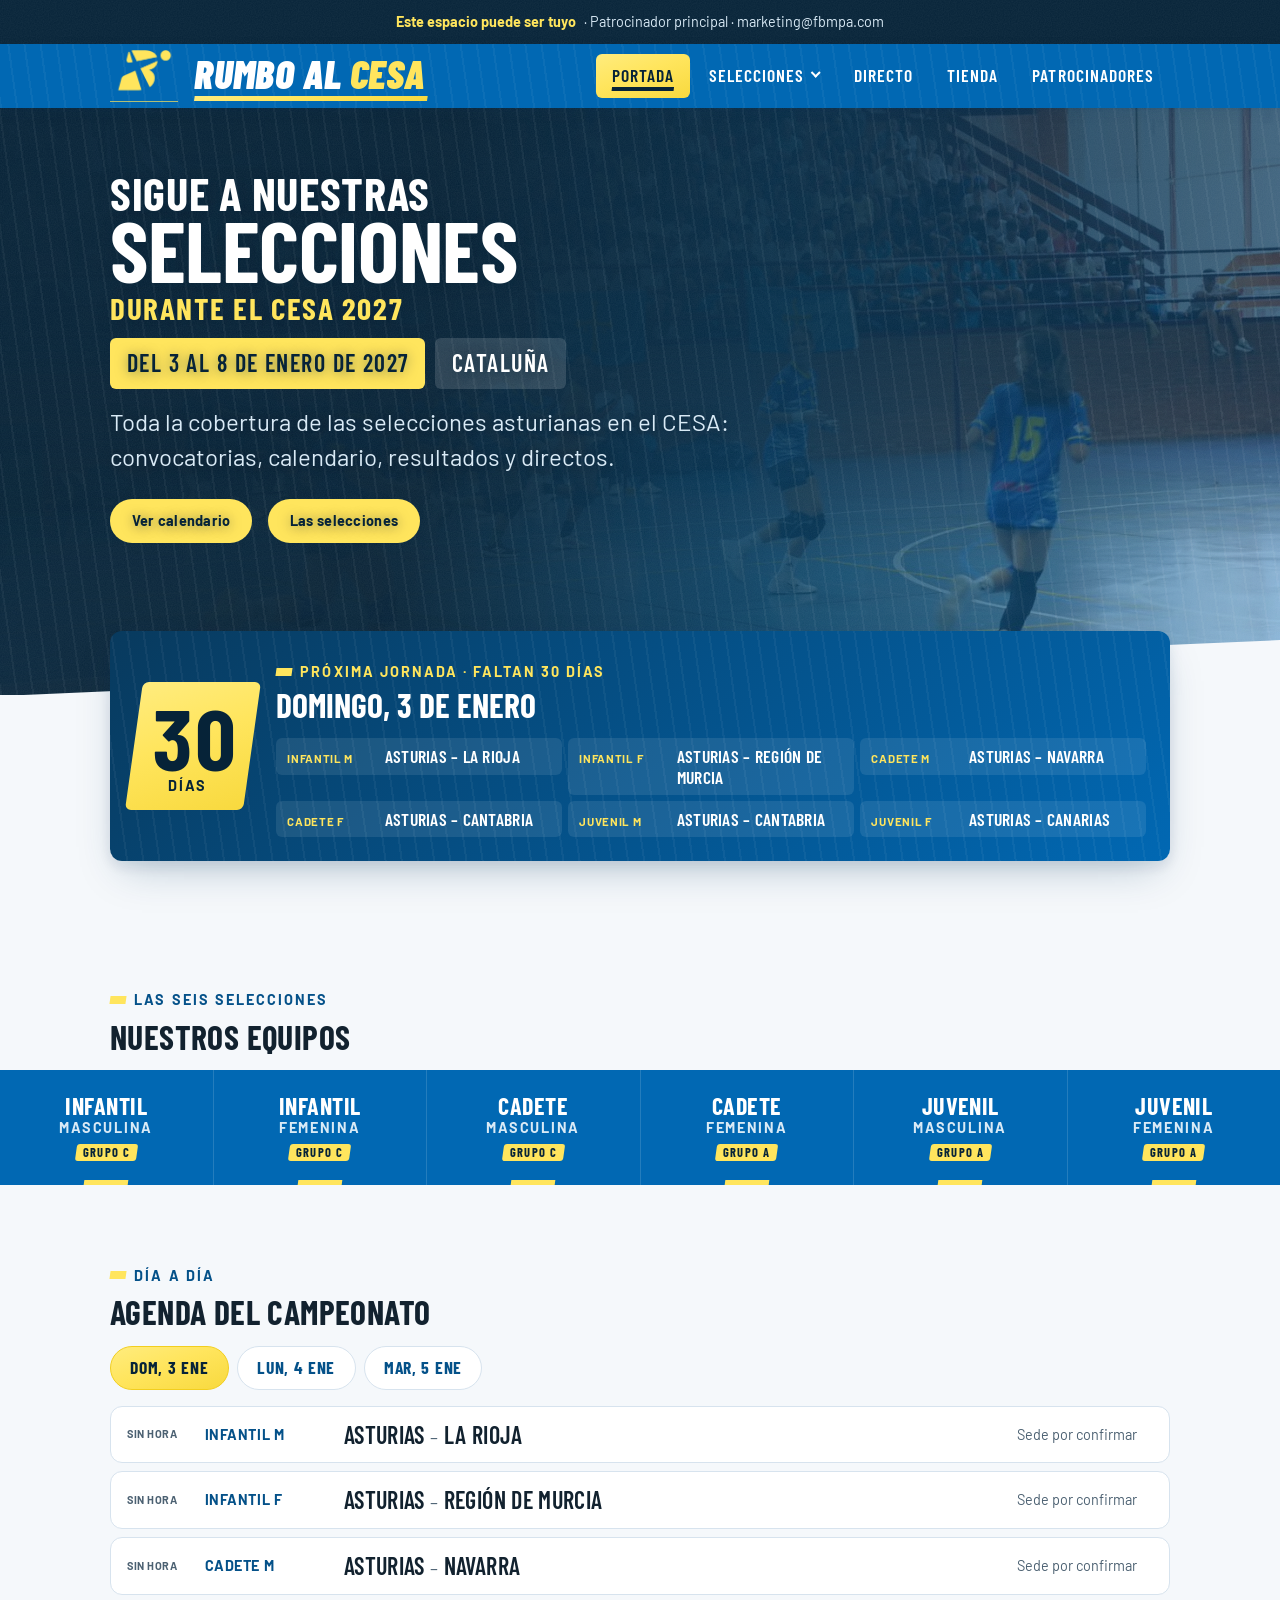
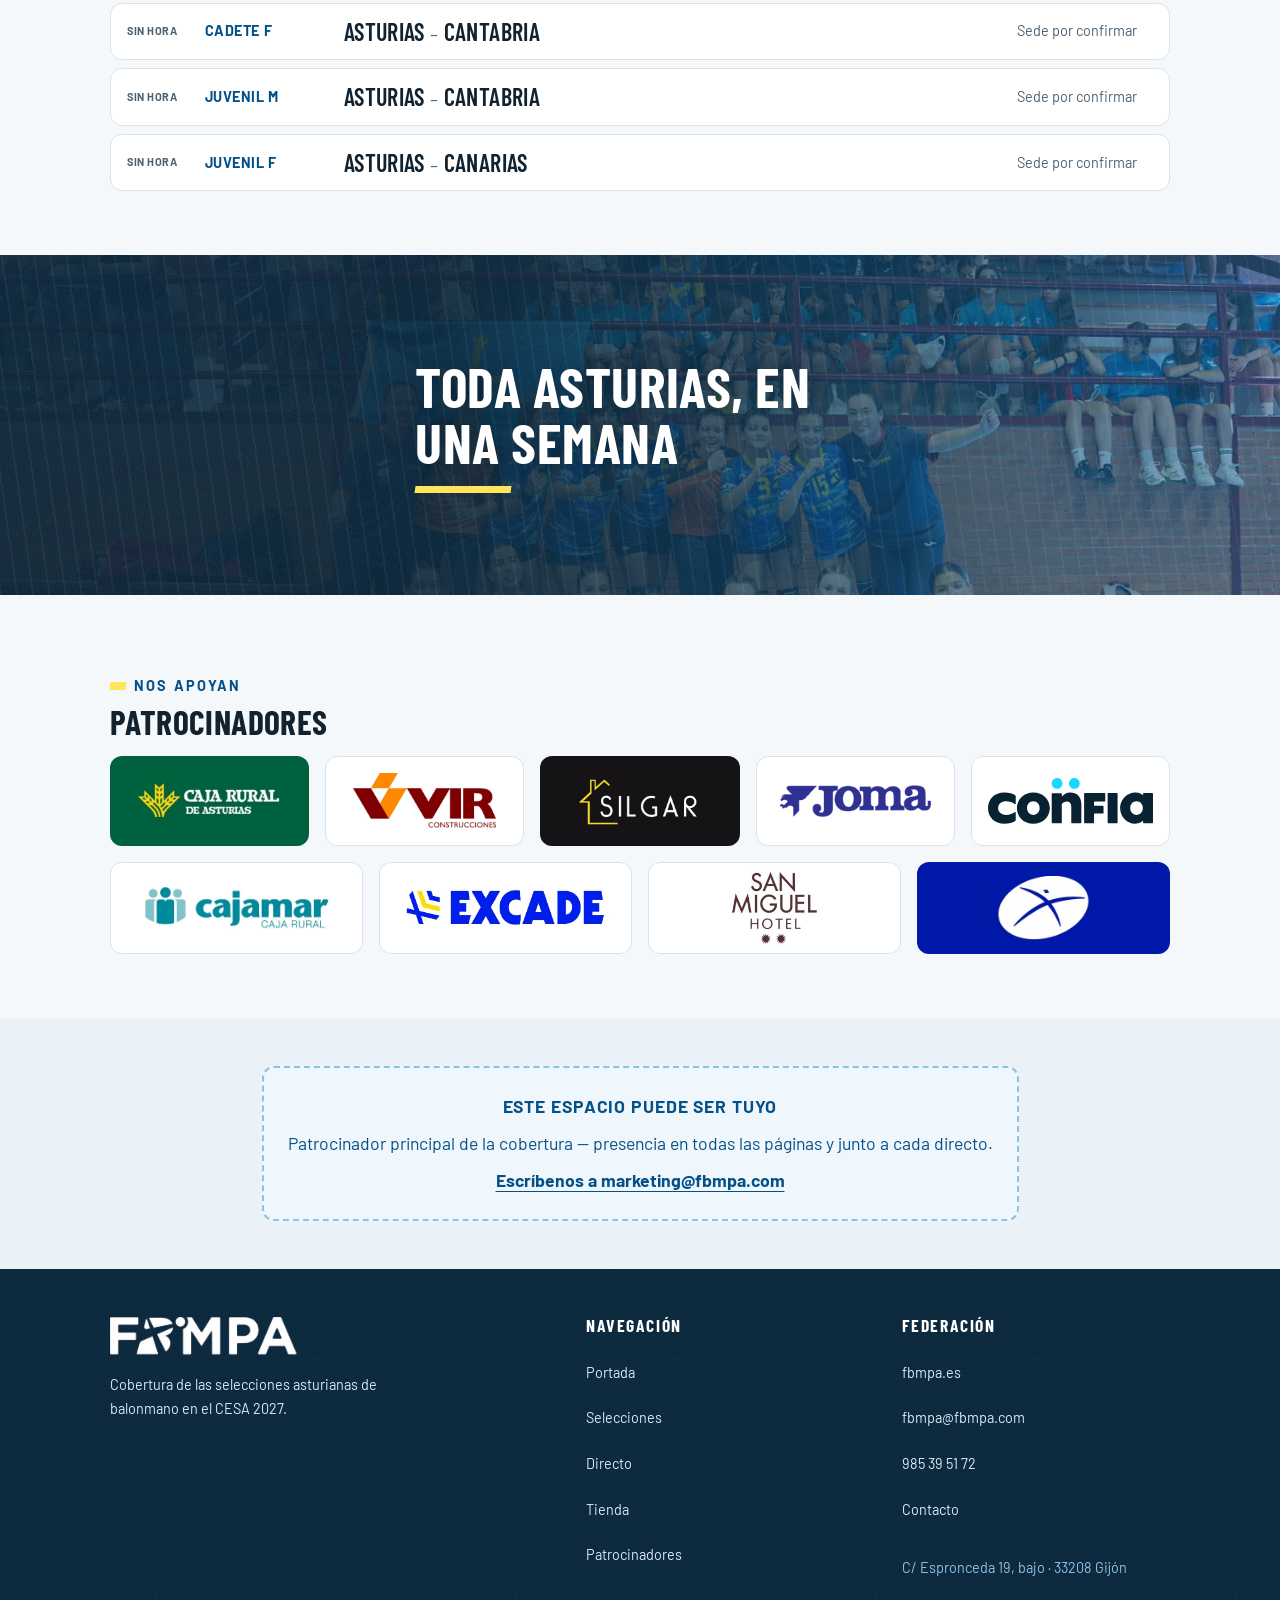
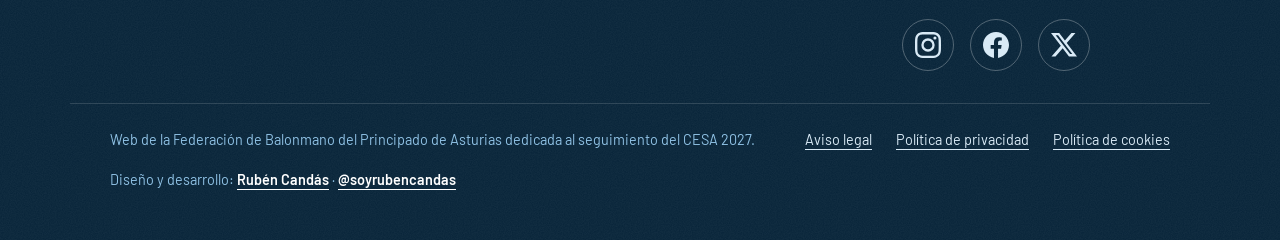
<file: index.html>
<!doctype html>
<html lang="es">
<head>
  <meta charset="utf-8">
  <meta name="viewport" content="width=device-width, initial-scale=1">
  <!-- Seguridad: solo se cargan scripts, estilos, fuentes e imágenes de los orígenes de esta lista -->
  <meta http-equiv="Content-Security-Policy" content="default-src 'self'; script-src 'self' https://static.cloudflareinsights.com; style-src 'self' 'unsafe-inline'; font-src 'self'; img-src 'self' data: https://i.ytimg.com; frame-src https://www.youtube-nocookie.com; connect-src 'self' https://cloudflareinsights.com https://static.cloudflareinsights.com; object-src 'none'; base-uri 'self'; form-action 'none'">
  <meta name="referrer" content="strict-origin-when-cross-origin">
  <title>Asturias, rumbo al CESA — Selecciones asturianas de balonmano</title>
  <meta name="description" content="Toda la cobertura de las selecciones asturianas en el CESA 2027: convocatorias, calendario, resultados y directos.">
  <link rel="icon" href="favicon.png">
  <link rel="apple-touch-icon" href="img/marca/apple-touch-icon.png">
  <meta property="og:type" content="website">
  <meta property="og:title" content="Asturias, rumbo al CESA — Selecciones asturianas de balonmano">
  <meta property="og:description" content="Toda la cobertura de las selecciones asturianas en el CESA 2027: convocatorias, calendario, resultados y directos.">
  <link rel="canonical" href="https://rumboalcesa.es/">
  <meta property="og:url" content="https://rumboalcesa.es/">
  <meta property="og:image" content="https://rumboalcesa.es/img/marca/og-default.jpg">
  <meta property="og:image:width" content="1200">
  <meta property="og:image:height" content="630">
  <meta property="og:image:alt" content="Asturias, rumbo al CESA">
  <meta property="og:site_name" content="Asturias, rumbo al CESA">
  <meta property="og:locale" content="es_ES">
  <meta name="twitter:card" content="summary_large_image">
  <link rel="preload" href="fuentes/barlow-condensed-latin-700-normal.woff2" as="font" type="font/woff2" crossorigin>
  <link rel="stylesheet" href="css/estilo.css">
</head>
<body data-pagina="portada">
  <main id="contenido"></main>
  <script type="module" src="js/app.js"></script>
  <!-- Cloudflare Web Analytics --><script type='module' src='https://static.cloudflareinsights.com/beacon.min.js' data-cf-beacon='{"token": "34c80d47034f4797ad04a4c31cc7fc55"}'></script><!-- End Cloudflare Web Analytics -->
</body>
</html>
</file>
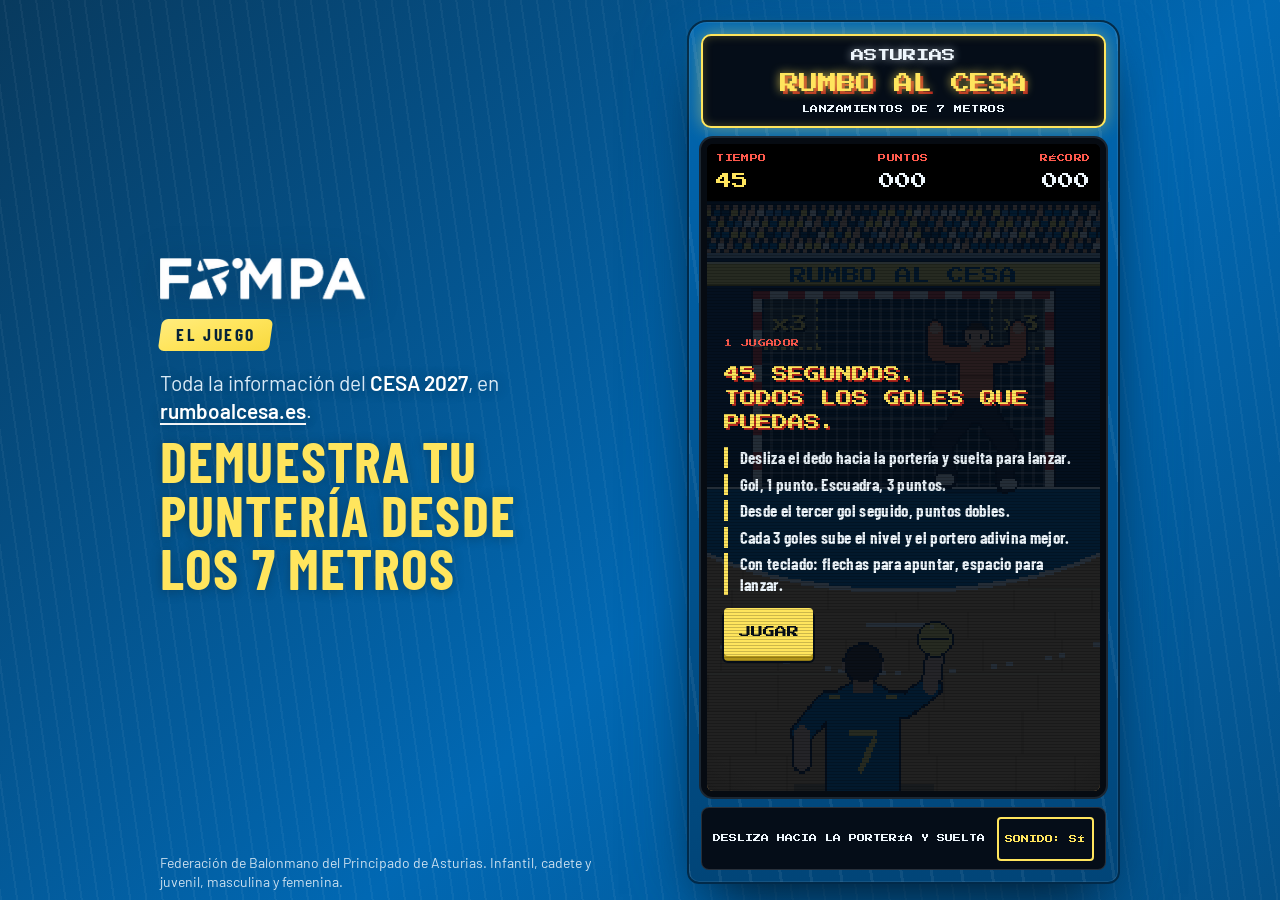
<file: juego/index.html>
<!DOCTYPE html>
<html lang="es">
<head>
<meta charset="utf-8">
<meta name="viewport" content="width=device-width, initial-scale=1">
<!-- Seguridad: solo se cargan scripts, estilos, fuentes e imágenes de los orígenes de esta lista -->
<meta http-equiv="Content-Security-Policy" content="default-src 'self'; script-src 'self' 'unsafe-inline' https://static.cloudflareinsights.com; style-src 'self' 'unsafe-inline'; font-src 'self'; img-src 'self' data:; media-src 'self' data:; frame-src 'none'; connect-src 'self' https://cloudflareinsights.com https://static.cloudflareinsights.com; object-src 'none'; base-uri 'self'; form-action 'none'">
<meta name="referrer" content="strict-origin-when-cross-origin">
<title>Asturias rumbo al CESA — El juego de los 7 metros</title>
<meta name="robots" content="noindex, nofollow">
<meta name="description" content="La recreativa de lanzamientos de 7 metros de las selecciones asturianas de balonmano. ¿Cuántos goles metes en 45 segundos?">
<meta property="og:type" content="website">
<meta property="og:url" content="https://rumboalcesa.es/juego/">
<meta property="og:title" content="Asturias rumbo al CESA — El juego de los 7 metros">
<meta property="og:description" content="Demuestra tu puntería desde los 7 metros: 45 segundos, todos los goles que puedas.">
<meta property="og:image" content="https://rumboalcesa.es/juego/img/og-rumbo-al-cesa.jpg">
<meta property="og:image:alt" content="Asturias rumbo al CESA — El juego de los 7 metros">
<meta property="og:site_name" content="Asturias, rumbo al CESA">
<meta property="og:locale" content="es_ES">
<meta name="twitter:image" content="https://rumboalcesa.es/juego/img/og-rumbo-al-cesa.jpg">
<meta property="og:image:width" content="1200">
<meta property="og:image:height" content="630">
<meta name="twitter:card" content="summary_large_image">
<link rel="canonical" href="https://rumboalcesa.es/juego/">
<meta name="theme-color" content="#0168B3">
<link rel="icon" href="favicon.png">
<link rel="apple-touch-icon" href="apple-touch-icon.png">
<link rel="preload" href="fuentes/press-start-2p-400.woff2" as="font" type="font/woff2" crossorigin>
<style>
/* Fuentes incluidas en la carpeta (licencia SIL OFL). Sin peticiones a Google Fonts. */
@font-face{font-family:"Press Start 2P"; font-style:normal; font-weight:400; font-display:swap; src:url("fuentes/press-start-2p-400.woff2") format("woff2")}
@font-face{font-family:"Barlow Condensed"; font-style:normal; font-weight:700; font-display:swap; src:url("fuentes/barlow-condensed-700.woff2") format("woff2")}
@font-face{font-family:"Barlow"; font-style:normal; font-weight:400; font-display:swap; src:url("fuentes/barlow-400.woff2") format("woff2")}
@font-face{font-family:"Barlow"; font-style:normal; font-weight:600; font-display:swap; src:url("fuentes/barlow-600.woff2") format("woff2")}
:root{
  /* Layout: una máquina recreativa centrada en una sala oscura. Marquesina, pantalla CRT, panel de mandos. */
  color-scheme: dark;
  --sala:#04101d;
  --mueble:#0168B3;
  --mueble-osc:#014578;
  --amarillo:#FFE55D;
  --tinta:#050d18;
  --papel:#eef6fc;
  --rival:#ff7a3d;

  --font-pixel:"Press Start 2P","Courier New",monospace;
  --font-cond:"Barlow Condensed","Arial Narrow",sans-serif;
  --font-body:"Barlow","Segoe UI",system-ui,sans-serif;

  --px-1:.5rem; --px-2:.625rem; --px-3:.75rem; --px-4:1rem; --px-5:1.75rem;
  --sp-1:.5rem; --sp-2:1rem; --sp-3:1.5rem;
  --r:14px;
}
*{box-sizing:border-box}
html,body{height:100%}
body{
  margin:0; color:var(--papel);
  background:
    radial-gradient(60rem 30rem at 50% -6rem, rgba(1,104,179,.5), transparent 70%),
    var(--sala);
  font:400 1rem/1.55 var(--font-body);
  -webkit-font-smoothing:antialiased;
}
.pagina{
  width:min(100%, 27rem); margin-inline:auto;
  padding:var(--sp-2) var(--sp-2) var(--sp-3);
  display:flex; flex-direction:column; align-items:center; gap:var(--sp-2);
}

/* ---------- Máquina ---------- */
.maquina{
  width:min(100%, max(15rem, calc((100dvh - 17.5rem) * .667 + 1.5rem)));
  padding:.75rem; border-radius:20px 20px 12px 12px;
  background:
    repeating-linear-gradient(82deg, rgba(255,255,255,.06) 0 3px, transparent 3px 30px),
    linear-gradient(180deg, var(--mueble) 0%, var(--mueble-osc) 100%);
  border:2px solid #012a4a;
  box-shadow:0 30px 60px -20px rgba(0,0,0,.8), 0 0 0 1px rgba(255,255,255,.08) inset, 0 0 70px -10px rgba(1,104,179,.7);
  display:flex; flex-direction:column; gap:.6rem;
}
.marquesina{
  margin:0; padding:.8rem .5rem .7rem; text-align:center; border-radius:10px;
  background:var(--tinta); border:2px solid var(--amarillo);
  box-shadow:0 0 18px rgba(255,229,93,.45), 0 0 10px rgba(255,229,93,.25) inset;
}
.marquesina h1{
  margin:0; font:400 clamp(.85rem, 4.6vw, 1.2rem)/1.2 var(--font-pixel); color:var(--amarillo);
  text-shadow:0 0 10px rgba(255,229,93,.8), 3px 3px 0 #b3261d;
}
.marquesina h1 span{display:block; margin-bottom:.45rem; font-size:.7em; color:var(--papel); text-shadow:0 0 8px rgba(238,246,252,.6)}
.marquesina p{margin:.55rem 0 0; font:400 var(--px-1)/1.4 var(--font-pixel); color:var(--papel); letter-spacing:.06em}

.pantalla{
  position:relative; background:#000; border-radius:12px; overflow:hidden;
  border:6px solid #060b12; box-shadow:0 0 0 2px #1b2733, 0 0 26px rgba(0,0,0,.9) inset;
}
.marcador{
  margin:0; display:grid; grid-template-columns:repeat(3,1fr); background:#000;
  padding:.5rem .6rem .45rem; font-family:var(--font-pixel);
}
.marcador div:nth-child(2){text-align:center}
.marcador div:nth-child(3){text-align:right}
.marcador dt{font-size:var(--px-1); color:#ff5a4d; letter-spacing:.04em}
.marcador dd{margin:.35rem 0 0; font-size:var(--px-4); color:var(--papel)}
.marcador .tiempo dd{color:var(--amarillo)}
.marcador .tiempo.apura dd{color:#ff5a4d; animation:parpadeo .5s steps(2) infinite}

.campo{position:relative}
canvas{
  display:block; width:100%; aspect-ratio:180/270;
  image-rendering:pixelated; image-rendering:crisp-edges; image-rendering:pixelated;
  touch-action:none; -webkit-user-select:none; user-select:none; cursor:crosshair; outline:none;
}
canvas:focus-visible{box-shadow:inset 0 0 0 3px var(--amarillo)}
.crt{
  position:absolute; inset:0; pointer-events:none; z-index:3;
  background:
    repeating-linear-gradient(180deg, rgba(0,0,0,.2) 0 1px, transparent 1px 3px),
    radial-gradient(120% 90% at 50% 50%, transparent 62%, rgba(0,0,0,.5) 100%);
}

/* Paneles dentro de la pantalla */
.panel{
  position:absolute; inset:0; z-index:2; display:flex; flex-direction:column; justify-content:center;
  gap:.8rem; padding:1rem 1.1rem; overflow-y:auto;
  background:rgba(3,12,24,.86);
}
.panel[hidden]{display:none}
.pixel{font-family:var(--font-pixel); font-weight:400}
.panel .sobre{margin:0; font-size:var(--px-1); color:#ff5a4d; line-height:1.6; letter-spacing:.04em}
.panel h2{margin:0; font:400 var(--px-4)/1.5 var(--font-pixel); color:var(--amarillo); text-shadow:2px 2px 0 #b3261d}
.reglas{margin:0; padding:0; list-style:none; display:grid; gap:.35rem; font:600 1.05rem/1.25 var(--font-cond); letter-spacing:.02em}
.reglas li{padding-left:.7rem; border-left:4px solid var(--amarillo)}
.teclado{display:none}
@media (hover:hover) and (pointer:fine){ .teclado{display:block} }
.puntos-final{margin:0; font:400 2.3rem/1 var(--font-pixel); color:var(--papel); text-shadow:3px 3px 0 #b3261d}
.puntos-final small{display:block; margin-top:.6rem; font-size:var(--px-2); color:var(--amarillo); text-shadow:none}
.detalle{margin:0; font:600 1.05rem/1.3 var(--font-cond)}
.estado{margin:0; min-height:1.3em; font:600 .95rem/1.3 var(--font-cond); color:var(--amarillo)}
.acciones{display:flex; flex-wrap:wrap; gap:.7rem}
.btn{
  font:400 var(--px-3)/1 var(--font-pixel); min-height:48px; padding:1em 1.2em; cursor:pointer;
  color:var(--tinta); background:var(--amarillo); border:0; border-radius:4px;
  box-shadow:0 5px 0 #b3961a, 0 5px 0 2px var(--tinta);
  transition:transform .08s, box-shadow .08s, background-color .15s;
}
.btn:hover{background:#fff2a3}
.btn:active{transform:translateY(4px); box-shadow:0 1px 0 #b3961a, 0 1px 0 2px var(--tinta)}
.btn:focus-visible{outline:3px solid var(--papel); outline-offset:4px}
.btn{display:inline-flex; align-items:center; justify-content:center; text-decoration:none}
.compartir .btn{font-size:var(--px-2); min-height:48px; padding:1em 1.1em}
.btn--2{background:transparent; color:var(--papel); box-shadow:0 0 0 2px var(--papel) inset}
.btn--2:hover{background:rgba(238,246,252,.14)}
.btn--2:active{transform:translateY(2px); box-shadow:0 0 0 2px var(--papel) inset}
.parpadea{animation:parpadeo 1s steps(2) infinite}
@keyframes parpadeo{50%{opacity:.25}}

/* Panel de mandos */
.mandos{
  display:flex; align-items:center; justify-content:space-between; gap:.75rem;
  padding:.55rem .7rem; border-radius:8px; background:var(--tinta);
  border:1px solid rgba(255,255,255,.14);
}
.mandos p{margin:0; font:400 var(--px-1)/1.6 var(--font-pixel); color:var(--papel)}
.mandos button{
  flex:none; font:400 var(--px-1)/1 var(--font-pixel); min-height:44px; padding:0 .8em; cursor:pointer;
  color:var(--amarillo); background:transparent; border:2px solid var(--amarillo); border-radius:4px;
  transition:background-color .15s;
}
.mandos button:hover{background:rgba(255,229,93,.16)}
.mandos button:focus-visible{outline:3px solid var(--papel); outline-offset:3px}

.pie{align-self:stretch; margin:0; font-size:.875rem; color:rgba(238,246,252,.7); line-height:1.4}

@media (prefers-reduced-motion: reduce){ .parpadea,.marcador .tiempo.apura dd{animation:none} *{transition:none!important} }

/* ---------- Portada "Próximamente" sobre la máquina (colores y rayado de la web) ---------- */
body{
  background:
    repeating-linear-gradient(82deg, rgba(255,255,255,.045) 0 2px, transparent 2px 16px),
    linear-gradient(135deg, #083A5E, #0168B3 58%, #045189);
  background-attachment:fixed;
}
.portada{align-self:stretch; display:flex; flex-direction:column; align-items:center; text-align:center; gap:.6rem; padding-top:.25rem; text-shadow:0 1px 12px rgba(6,35,56,.45)}
.portada__logo{width:min(9rem, 42%); height:auto; filter:drop-shadow(0 6px 18px rgba(6,35,56,.35))}
.portada__chip{margin:0; padding:.3em .9em; font:700 .95rem/1.2 var(--font-cond); text-transform:uppercase; letter-spacing:.14em; color:#062338; background:linear-gradient(160deg,#FFEC7E,#FFE55D 45%,#F8D93E); border-radius:6px; transform:skewX(-8deg); text-shadow:none}
.portada__chip span{display:inline-block; transform:skewX(8deg)}
.portada__texto{margin:0; max-width:31ch; font-size:1rem; line-height:1.35; color:#D9EAF6}
.portada__texto b{color:#fff; font-weight:600}
.portada__texto a{color:#fff; font-weight:600; text-underline-offset:.2em}
.portada__texto a:hover{color:var(--amarillo)}
.portada__texto strong{display:block; margin-top:.2rem; font:700 1.4rem/1.05 var(--font-cond); text-transform:uppercase; letter-spacing:.02em; color:var(--amarillo); text-wrap:balance}
.pie{text-align:center; color:rgba(238,246,252,.85)}
/* Paneles: si el contenido no cabe, se puede recorrer entero (centrado seguro) */
.panel{justify-content:flex-start}
.panel > :first-child{margin-top:auto}
.panel > :last-child{margin-bottom:auto}
@media (max-height:720px), (max-width:23rem){
  .panel{gap:.5rem; padding:.7rem .9rem}
  .panel h2{font-size:var(--px-3); line-height:1.4}
  .reglas{gap:.25rem; font-size:.95rem; line-height:1.2}
  .puntos-final{font-size:1.9rem}
}
/* Ordenador: portada a la izquierda y máquina a la derecha, todo en una pantalla */
@media (min-width:56rem){
  .pagina{width:min(100%, 64rem); min-height:100dvh; box-sizing:border-box; display:grid; grid-template-columns:1fr auto; grid-template-rows:1fr auto; column-gap:3.5rem; align-items:center; padding:.75rem 2rem .5rem}
  .portada{grid-column:1; grid-row:1; align-self:center; align-items:flex-start; text-align:left; gap:1.1rem}
  .portada__logo{width:13rem}
  .portada__chip{font-size:1.1rem}
  .portada__texto{max-width:30rem; font-size:1.3rem}
  .portada__texto strong{margin-top:.6rem; font-size:clamp(2.6rem, 4.4vw, 3.6rem); line-height:.95}
  .maquina{grid-column:2; grid-row:1 / span 2}
  .pie{grid-column:1; grid-row:2; text-align:left; align-self:end}
}
</style>
</head>
<body>
<main class="pagina">
  <header class="portada">
    <img class="portada__logo" src="img/fbmpa-blanco.png" width="913" height="193" alt="Federación de Balonmano del Principado de Asturias">
    <p class="portada__chip"><span>El juego</span></p>
    <p class="portada__texto">Toda la información del <b>CESA 2027</b>, en <a href="https://rumboalcesa.es/">rumboalcesa.es</a>. <strong>Demuestra tu puntería desde los 7 metros</strong></p>
  </header>

  <section class="maquina" aria-label="Máquina arcade Asturias rumbo al CESA">
    <header class="marquesina">
      <h1><span>ASTURIAS</span> RUMBO AL CESA</h1>
      <p>LANZAMIENTOS DE 7 METROS</p>
    </header>

    <div class="pantalla">
      <dl class="marcador">
        <div class="tiempo" id="celda-tiempo"><dt>TIEMPO</dt><dd id="m-tiempo">45</dd></div>
        <div><dt>PUNTOS</dt><dd id="m-puntos">000</dd></div>
        <div><dt>RÉCORD</dt><dd id="m-record">000</dd></div>
      </dl>
      <div class="campo">
        <canvas id="pista" tabindex="0" aria-label="Pista de juego. Desliza hacia la portería para lanzar, o usa las flechas para apuntar y la barra espaciadora para lanzar."></canvas>

        <div class="panel" id="panel-inicio">
          <p class="sobre pixel">1 JUGADOR</p>
          <h2>45 SEGUNDOS.<br>TODOS LOS GOLES QUE PUEDAS.</h2>
          <ul class="reglas">
            <li>Desliza el dedo hacia la portería y suelta para lanzar.</li>
            <li>Gol, 1 punto. Escuadra, 3 puntos.</li>
            <li>Desde el tercer gol seguido, puntos dobles.</li>
            <li>Cada 3 goles sube el nivel y el portero adivina mejor.</li>
            <li class="teclado">Con teclado: flechas para apuntar, espacio para lanzar.</li>
          </ul>
          <div class="acciones"><button class="btn" id="btn-jugar" type="button">JUGAR</button></div>
        </div>

        <div class="panel" id="panel-final" hidden>
          <p class="sobre pixel" id="f-sobre">FIN DEL TIEMPO</p>
          <p class="puntos-final"><span id="f-puntos">000</span><small id="f-unidad">PUNTOS</small></p>
          <p class="detalle" id="f-detalle"></p>
          <div class="acciones"><button class="btn" id="btn-otra" type="button">OTRA PARTIDA</button></div>
          <p class="sobre pixel">RETA A TU EQUIPO</p>
          <div class="acciones compartir">
            <a class="btn btn--2" id="btn-whatsapp" href="https://wa.me/" target="_blank" rel="noopener">WHATSAPP</a>
            <button class="btn btn--2" id="btn-enlace" type="button">COPIAR ENLACE</button>
          </div>
          <p class="estado" id="f-aviso" role="status" aria-live="polite"></p>
        </div>

        <div class="crt" aria-hidden="true"></div>
      </div>
    </div>

    <div class="mandos">
      <p>DESLIZA HACIA LA PORTERÍA Y SUELTA</p>
      <button type="button" id="btn-sonido" aria-pressed="true">SONIDO: SÍ</button>
    </div>
  </section>

  <p class="pie">Federación de Balonmano del Principado de Asturias. Infantil, cadete y juvenil, masculina y femenina.</p>
</main>

<script>
(() => {
  'use strict';

  // ---------- Ajustes del juego (fáciles de tocar) ----------
  const DURACION = 45;            // segundos por partida
  const VUELO = 0.38;             // segundos que tarda el balón en llegar
  const ARMADO = 0.1;             // segundos entre soltar el dedo y que el balón sale de la mano
  const PUNTOS_GOL = 1, PUNTOS_ESCUADRA = 3, RACHA_DOBLE = 3;
  const PORTERO_VEL_BASE = 55, PORTERO_VEL_POR_GOL = 7, PORTERO_VEL_MAX = 165; // píxeles de juego por segundo
  // Inteligencia del portero: sube con cada gol hasta llegar al máximo en GOLES_TOPE
  const GOLES_TOPE = 12;
  const LEE_MIN = .25, LEE_MAX = .8;          // probabilidad de adivinar el lanzamiento
  const REACCION_LENTA = .24, REACCION_RAPIDA = .14;   // segundos que tarda en reaccionar
  const ESTIRADA_MIN = 60, ESTIRADA_MAX = 130;         // velocidad lateral al tirarse
  const ALCANCE_MIN = .6, ALCANCE_MAX = 1;             // cuánto estira brazo o pierna (1 = del todo)
  const SIGUE_MIRA_DESDE = 2;                 // goles a partir de los que te sigue mientras apuntas
  const GOLES_POR_NIVEL = 3;
  const CLAVE_RECORD = 'rumboalcesa_record', CLAVE_SONIDO = 'rumboalcesa_sonido';
  const URL_WEB = 'https://rumboalcesa.es/juego/';

  // ---------- Geometría (píxeles de juego: la pantalla mide 180 x 270) ----------
  const LW = 180, LH = 270;
  const G = { l: 25, r: 155, t: 45, b: 131, g: 4 };    // portería de 3 x 2 m y grosor del poste
  const ESC = { w: 25, h: 23 };                         // zona de escuadra
  const ORIGEN = { x: 90, y: 226 };                     // referencia para apuntar
  const C = {
    borde:'#0b1420', pared:'#0c2c4d', pared2:'#0a2440', azul:'#0168B3', azul2:'#014f8a', amarillo:'#FFE55D',
    blanco:'#f4f7fa', rojo:'#e23b2e', parquet:'#d9a55d', parquet2:'#c48e47', parquet3:'#e6b874',
    rival:'#ff7a3d', rival2:'#d85a22', pant:'#1d2733', piel:'#f0b98d', piel2:'#d99a6c', pelo:'#3a2416', tinta:'#050d18'
  };

  const cv = document.getElementById('pista');
  const ctx = cv.getContext('2d');
  const lienzo = document.createElement('canvas'); lienzo.width = LW; lienzo.height = LH;
  const fondoC = document.createElement('canvas'); fondoC.width = LW; fondoC.height = LH;
  const gradaC = document.createElement('canvas'); gradaC.width = LW; gradaC.height = 26;
  const gJuego = lienzo.getContext('2d');
  let g = gJuego;                                       // contexto sobre el que pintan las primitivas

  const $ = id => document.getElementById(id);
  const ui = {
    tiempo: $('m-tiempo'), puntos: $('m-puntos'), record: $('m-record'), celdaTiempo: $('celda-tiempo'),
    inicio: $('panel-inicio'), final: $('panel-final'), sonido: $('btn-sonido'),
    fPuntos: $('f-puntos'), fUnidad: $('f-unidad'), fDetalle: $('f-detalle'), fSobre: $('f-sobre'), fAviso: $('f-aviso')
  };
  const pocoMovimiento = window.matchMedia('(prefers-reduced-motion: reduce)').matches;
  const clamp = (v, a, b) => Math.max(a, Math.min(b, v));
  const lerp = (a, b, t) => a + (b - a) * t;
  const tres = n => String(n).padStart(3, '0');

  function leer(clave){ try { return localStorage.getItem(clave); } catch(e){ return null; } }
  function guardar(clave, v){ try { localStorage.setItem(clave, String(v)); } catch(e){} }

  const S = {
    modo: 'inicio',               // inicio | cuenta | jugando | final
    reloj: 0, cuenta: 0,
    tiempo: DURACION, puntos: 0, goles: 0, tiros: 0, escuadras: 0, racha: 0,
    record: parseInt(leer(CLAVE_RECORD), 10) || 0,
    portero: { x: 90, dir: 1, cambio: 1, fase: 0, lee: false, reac: 0, vel: 0, fmax: 0 },
    alcance: null,                // hacia dónde se estira el portero { x, y, f }
    balon: null,                  // { pre, t, ox, oy, tx, ty, hecho, espera, res, x, y, vx, vy }
    brazo: null,                  // segundos desde que empezó el gesto de lanzar
    dirTiro: 0,
    mira: null, arrastre: null,
    rotulo: null, red: 0, ultimoSeg: 99
  };

  // ---------- Sonido (pitidos de recreativa) ----------
  let ac = null, sonido = leer(CLAVE_SONIDO) !== 'no';
  function pintarSonido(){ ui.sonido.textContent = 'SONIDO: ' + (sonido ? 'SÍ' : 'NO'); ui.sonido.setAttribute('aria-pressed', String(sonido)); }
  pintarSonido();
  // Se llama en cada toque o tecla: los móviles solo dejan sonar tras un gesto,
  // y iOS deja el audio "suspendido" (al crearlo o al volver a la pestaña)
  // hasta que se reanuda dentro de un gesto.
  let silencio = null;
  function abrirAudio(){
    if (!sonido) return;
    try {
      // iPhone: que los pitidos suenen aunque el interruptor lateral esté en silencio
      if (navigator.audioSession) navigator.audioSession.type = 'playback';
      if (!ac) { const A = window.AudioContext || window.webkitAudioContext; if (A) ac = new A(); }
      if (ac && ac.state !== 'running') { const r = ac.resume(); if (r && r.catch) r.catch(() => {}); }
      // iOS sin audioSession: un audio mudo en bucle hace el mismo efecto
      if (!navigator.audioSession && /iP(hone|ad|od)/.test(navigator.userAgent) && !silencio) {
        silencio = new Audio('[data-uri]');
        silencio.loop = true; silencio.setAttribute('playsinline', '');
        const r = silencio.play(); if (r && r.catch) r.catch(() => { silencio = null; });
      }
    } catch(e){}
  }
  ['pointerdown', 'touchend', 'keydown', 'click'].forEach(ev => document.addEventListener(ev, abrirAudio, { capture: true, passive: true }));
  function tono(f, dur, tipo, vol, espera, f2){
    if (!sonido || !ac) return;
    try {
      const t = ac.currentTime + (espera || 0), o = ac.createOscillator(), ga = ac.createGain();
      o.type = tipo || 'square'; o.frequency.setValueAtTime(f, t);
      if (f2) o.frequency.exponentialRampToValueAtTime(f2, t + dur);
      ga.gain.setValueAtTime(vol || .05, t); ga.gain.exponentialRampToValueAtTime(.0001, t + dur);
      o.connect(ga); ga.connect(ac.destination); o.start(t); o.stop(t + dur + .02);
    } catch(e){}
  }
  const suena = {
    inicio(){ tono(440,.09); tono(440,.09,'square',.05,.45); tono(880,.25,'square',.05,.9); },
    tiro(){ tono(520,.12,'square',.04,0,170); },
    gol(){ tono(660,.08); tono(880,.08,'square',.05,.08); tono(1320,.16,'square',.05,.16); },
    escuadra(){ [660,880,1100,1320,1760].forEach((f,i) => tono(f,.09,'square',.05,i*.07)); },
    parada(){ tono(170,.2,'sawtooth',.06,0,70); },
    poste(){ tono(1250,.07,'triangle',.08); tono(940,.12,'triangle',.06,.06); },
    fuera(){ tono(230,.18,'square',.04,0,110); },
    tic(){ tono(1000,.05,'square',.04); },
    fin(){ tono(660,.14); tono(520,.14,'square',.05,.15); tono(392,.34,'square',.05,.3); }
  };

  // ---------- Primitivas de píxel ----------
  function rect(x, y, w, h, c){ g.fillStyle = c; g.fillRect(Math.round(x), Math.round(y), Math.round(w), Math.round(h)); }
  function disco(cx, cy, r, c, d0, d1){
    g.fillStyle = c; cx = Math.round(cx); cy = Math.round(cy);
    const R = r + .4, n = Math.floor(R);
    for (let dy = Math.max(-n, d0 === undefined ? -n : d0); dy <= Math.min(n, d1 === undefined ? n : d1); dy++) {
      const h = Math.floor(Math.sqrt(R * R - dy * dy));
      g.fillRect(cx - h, cy + dy, 2 * h + 1, 1);
    }
  }
  function hueso(x0, y0, x1, y1, r, c){
    const n = Math.max(1, Math.ceil(Math.max(Math.abs(x1 - x0), Math.abs(y1 - y0))));
    for (let i = 0; i <= n; i++) disco(x0 + (x1 - x0) * i / n, y0 + (y1 - y0) * i / n, r, c);
  }
  function mediaElipse(cx, cy, rx, ry, c){
    g.fillStyle = c;
    for (let dy = 0; dy <= ry; dy++) {
      const h = Math.round(rx * Math.sqrt(1 - (dy * dy) / (ry * ry)));
      g.fillRect(cx - h, cy + dy, 2 * h, 1);
    }
  }
  function texto(s, x, y, c, tam, alin, sombra){
    g.font = (tam || 8) + "px 'Press Start 2P', monospace"; g.textAlign = alin || 'center'; g.textBaseline = 'middle';
    const o = Math.max(1, (tam || 8) / 8);
    if (sombra !== false) { g.fillStyle = sombra || C.tinta; g.fillText(s, x + o, y + o); }
    g.fillStyle = c; g.fillText(s, x, y);
  }
  // Figura: lista de piezas. Primero se pinta el contorno oscuro de todas y después el color.
  const H = (x0, y0, x1, y1, r, c) => ({ k:'h', x0, y0, x1, y1, r, c });
  const D = (x, y, r, c, d0, d1, sinBorde) => ({ k:'d', x, y, r, c, d0, d1, sinBorde });
  const R = (x, y, w, h, c, sinBorde) => ({ k:'r', x, y, w, h, c, sinBorde });
  function pieza(p, extra, c){
    if (p.k === 'h') hueso(p.x0, p.y0, p.x1, p.y1, p.r + extra, c);
    else if (p.k === 'd') disco(p.x, p.y, p.r + extra, c, p.d0, p.d1);
    else rect(p.x - extra, p.y - extra, p.w + 2 * extra, p.h + 2 * extra, c);
  }
  function figura(piezas){
    for (const p of piezas) if (!p.sinBorde) pieza(p, 1, C.borde);
    for (const p of piezas) pieza(p, 0, p.c);
  }
  // Articulación de dos huesos (hombro-codo-mano o cadera-rodilla-pie)
  function ik(ax, ay, tx, ty, l1, l2, px, py){
    let dx = tx - ax, dy = ty - ay, d = Math.hypot(dx, dy) || .001;
    const dd = clamp(d, Math.abs(l1 - l2) + .01, l1 + l2 - .01);
    dx = dx / d; dy = dy / d;
    const a = (l1 * l1 - l2 * l2 + dd * dd) / (2 * dd), h = Math.sqrt(Math.max(0, l1 * l1 - a * a));
    const mx = ax + dx * a, my = ay + dy * a;
    const e1 = { x: mx - dy * h, y: my + dx * h }, e2 = { x: mx + dy * h, y: my - dx * h };
    const e = (e1.x * px + e1.y * py) >= (e2.x * px + e2.y * py) ? e1 : e2;
    return { ex: e.x, ey: e.y, hx: ax + dx * dd, hy: ay + dy * dd };
  }

  // ---------- Decorado fijo ----------
  function azar(n){ const x = Math.sin(n * 127.1) * 43758.5453; return x - Math.floor(x); }
  function pintarGrada(){
    g = gradaC.getContext('2d');
    rect(0, 0, LW, 26, '#071a30');
    const tonos = [C.azul, '#3d8fd1', C.amarillo, C.blanco, C.piel, '#0a3d6b', C.azul, C.amarillo];
    let n = 0;
    for (let fila = 0; fila < 5; fila++) for (let x = (fila % 2) * 2 - 1; x < LW; x += 4) {
      const y = 2 + fila * 5; n++;
      rect(x, y + 2, 3, 3, tonos[Math.floor(azar(n) * tonos.length)]);
      rect(x + 1, y, 2, 2, azar(n + 500) > .5 ? C.piel : C.piel2);
    }
    g = gJuego;
  }
  function pintarFondo(){
    g = fondoC.getContext('2d');
    // pared y valla publicitaria
    rect(0, 0, LW, G.b, C.pared);
    rect(0, 100, LW, G.b - 100, C.pared2);
    rect(0, 24, LW, 2, '#9fb6cc');
    rect(0, 28, LW, 11, C.amarillo); rect(0, 28, LW, 1, '#fff6c2'); rect(0, 38, LW, 1, '#b3961a');
    g.font = "8px 'Press Start 2P', monospace"; g.textAlign = 'center'; g.textBaseline = 'middle';
    g.fillStyle = C.azul2; g.fillText('RUMBO AL CESA', 90, 34);
    // parquet
    rect(0, G.b, LW, LH - G.b, C.parquet);
    let y = G.b, alto = 4, fila = 0;
    while (y < LH) {
      rect(0, y, LW, 1, C.parquet2);
      for (let x = Math.floor(azar(fila) * 30); x < LW; x += 26 + Math.floor(azar(fila * 7 + x) * 22)) rect(x, y, 1, alto, C.parquet2);
      if (fila % 3 === 1) rect(0, y + 1, LW, 1, C.parquet3);
      y += Math.round(alto); alto *= 1.16; fila++;
    }
    // área de 6 m pintada de azul, con su línea
    mediaElipse(90, G.b, 118, 48, C.blanco);
    mediaElipse(90, G.b, 116, 46, C.azul);
    rect(0, G.b, LW, 1, C.blanco);
    // línea discontinua de 9 m
    for (let i = 0; i < 80; i++) {
      if (i % 4 > 1) continue;
      const a = Math.PI * (i + .5) / 80, x = 90 + Math.cos(a) * 164, yy = G.b + Math.sin(a) * 84;
      if (x > -2 && x < LW + 2) rect(x - 1, yy, 3, 2, C.blanco);
    }
    // línea de 7 m
    rect(73, 193, 34, 2, C.blanco);
    g = gJuego;
  }

  // ---------- Portero (de frente) ----------
  function porteroPiezas(k, fase, alc){
    const F = G.b, s = Math.sin(fase), bote = Math.round(Math.abs(s) * 1.4);
    let lado = 0, inclina = 0, estiraBrazo = false, estiraPierna = false;
    if (alc) { lado = alc.x >= k ? 1 : -1; inclina = lado * 3 * alc.f; if (alc.y < 98) estiraBrazo = true; else estiraPierna = true; }
    const cx = k + inclina, cad = 95 + bote, hom = 69 + bote, cab = 60 + bote;
    const P = [];
    for (const sd of [-1, 1]) {                       // piernas: pantalón largo y zapatilla
      let px = k + sd * 13, py = F - 2 - Math.max(0, sd * s) * 2;
      if (estiraPierna && sd === lado) { px = lerp(px, alc.x, alc.f); py = lerp(py, alc.y, alc.f); }
      const L = ik(cx + sd * 4, cad, px, py, 18, 18, sd, -.2);
      P.push(H(cx + sd * 4, cad, L.ex, L.ey, 4, C.pant), H(L.ex, L.ey, L.hx, L.hy, 3, C.pant), H(L.hx, L.hy, L.hx + sd * 3, L.hy, 2, C.blanco));
    }
    P.push(H(cx, hom + 2, cx, cad - 4, 7, C.rival));   // tronco
    P.push(H(cx - 8, hom, cx + 8, hom, 3, C.rival));   // hombros
    P.push(H(cx - 4, cad - 1, cx + 4, cad - 1, 5, C.pant));
    P.push(R(cx - 7, hom + 9, 15, 2, C.rival2, true)); // franja de la camiseta
    for (const sd of [-1, 1]) {                       // brazos: manga larga y mano
      let mx = k + sd * 19, my = 57 + bote;
      if (estiraBrazo && sd === lado) { mx = lerp(mx, alc.x, alc.f); my = lerp(my, alc.y, alc.f); }
      const A = ik(cx + sd * 8, hom, mx, my, 11, 11, sd, .6);
      P.push(H(cx + sd * 8, hom, A.ex, A.ey, 3, C.rival), H(A.ex, A.ey, A.hx, A.hy, 3, C.rival), D(A.hx, A.hy, 2, C.piel));
    }
    P.push(R(cx - 2, cab + 4, 4, 4, C.piel2));        // cuello
    P.push(D(cx, cab, 5, C.piel));                    // cabeza
    P.push(D(cx, cab, 5, C.pelo, -5, -3, true));      // pelo
    P.push(R(cx - 3, cab, 1, 2, C.tinta, true), R(cx + 2, cab, 1, 2, C.tinta, true));
    return P;
  }
  function distSeg(px, py, a, b, c, d){
    const vx = c - a, vy = d - b, l2 = vx * vx + vy * vy;
    const t = l2 ? clamp(((px - a) * vx + (py - b) * vy) / l2, 0, 1) : 0;
    return Math.hypot(px - (a + vx * t), py - (b + vy * t));
  }
  function tocaPortero(x, y){
    for (const p of porteroPiezas(S.portero.x, S.portero.fase, S.alcance)) {
      if (p.sinBorde) continue;
      if (p.k === 'h' && distSeg(x, y, p.x0, p.y0, p.x1, p.y1) <= p.r + 2.4) return true;
      if (p.k === 'd' && Math.hypot(x - p.x, y - p.y) <= p.r + 2.4) return true;
    }
    return false;
  }

  // ---------- Lanzador (de espaldas, en primer plano) ----------
  const HOMBRO = { x: 90, y: 231 }, MANO_LISTA = { x: 104, y: 207 };
  function manoLanzador(){
    const d = S.dirTiro, suelta = { x: 95 + d * 6, y: 196 }, sigue = { x: 82 + d * 7, y: 204 };
    const a = S.brazo;
    if (a !== null) {
      if (a < ARMADO) { const t = a / ARMADO; return { x: lerp(108, suelta.x, t * t), y: lerp(214, suelta.y, t * t) }; }
      if (a < .3) { const t = (a - ARMADO) / (.3 - ARMADO); return { x: lerp(suelta.x, sigue.x, t), y: lerp(suelta.y, sigue.y, t) }; }
      const t = clamp((a - .3) / .3, 0, 1); return { x: lerp(sigue.x, MANO_LISTA.x, t), y: lerp(sigue.y, MANO_LISTA.y, t) };
    }
    if (S.mira) return { x: 108 + (S.mira.x - 90) * .03, y: 214 };      // brazo armado atrás mientras apuntas
    return MANO_LISTA;
  }
  function lanzadorPiezas(m){
    const P = [], giro = S.brazo !== null && S.brazo < .3 ? 2 : 0;       // el hombro acompaña el lanzamiento
    const I = ik(52, 232, 43, 257, 14, 14, -1, 0);                       // brazo izquierdo, de equilibrio
    P.push(H(52, 232, I.ex, I.ey, 4, C.azul), H(I.ex, I.ey, I.hx, I.hy, 3, C.piel), D(I.hx, I.hy, 3, C.piel));
    P.push(H(71, 236, 71, LH + 6, 16, C.azul));                          // espalda
    P.push(H(55, 230, 87, 230 - giro, 5, C.azul));                       // hombros
    P.push(R(56, 226, 5, 2, C.amarillo, true), R(82, 226 - giro, 5, 2, C.amarillo, true));
    P.push(R(65, 242, 13, 3, C.amarillo, true), H(76, 246, 70, 260, 1, C.amarillo)); // dorsal 7
    P[P.length - 1].sinBorde = true;
    P.push(R(67, 219, 9, 6, C.piel2));                                   // cuello
    P.push(D(71, 211, 8, C.pelo));                                       // cabeza, vista por detrás
    P.push(R(62, 211, 1, 4, C.piel, true), R(80, 211, 1, 4, C.piel, true));
    const hx = HOMBRO.x, hy = HOMBRO.y - giro;
    const A = ik(hx, hy, m.x, m.y, 15, 15, 1, .5);                       // brazo de lanzamiento
    P.push(H(hx, hy, A.ex, A.ey, 4, C.azul), H(A.ex, A.ey, A.hx, A.hy, 3, C.piel), D(A.hx, A.hy, 3, C.piel));
    return { piezas: P, mano: { x: A.hx, y: A.hy } };
  }

  function balon(x, y, r, giro){
    disco(x, y, r + 1, C.borde); disco(x, y, r, C.amarillo);
    if (r >= 3) {
      const cx = Math.cos(giro), sy = Math.sin(giro);
      hueso(x - cx * (r - 1), y - sy * (r - 1), x + cx * (r - 1), y + sy * (r - 1), 0, C.borde);
      if (r >= 5) rect(x - 2, y - r + 1, 2, 2, '#fff8cf');
    }
  }

  // ---------- Partida ----------
  function empezar(){
    abrirAudio();
    Object.assign(S, { modo:'cuenta', cuenta:1.35, tiempo:DURACION, puntos:0, goles:0, tiros:0, escuadras:0, racha:0,
      balon:null, brazo:null, mira:null, arrastre:null, rotulo:null, red:0, alcance:null, ultimoSeg:99 });
    S.portero.x = 90; S.portero.dir = Math.random() < .5 ? -1 : 1;
    ui.inicio.hidden = true; ui.final.hidden = true; ui.fAviso.textContent = '';
    suena.inicio();
    try { cv.focus({ preventScroll: true }); } catch(e){}
  }

  function terminar(){
    S.modo = 'final'; S.mira = null; S.arrastre = null;
    const nuevo = S.puntos > S.record;
    if (nuevo) { S.record = S.puntos; guardar(CLAVE_RECORD, S.record); }
    ui.fSobre.textContent = nuevo ? 'FIN DEL TIEMPO. ¡NUEVO RÉCORD!' : 'FIN DEL TIEMPO';
    ui.fSobre.classList.toggle('parpadea', nuevo);
    ui.fPuntos.textContent = tres(S.puntos);
    ui.fUnidad.textContent = S.puntos === 1 ? 'PUNTO' : 'PUNTOS';
    const go = S.goles === 1 ? '1 gol' : S.goles + ' goles';
    const ti = S.tiros === 1 ? '1 lanzamiento' : S.tiros + ' lanzamientos';
    const es = S.escuadras === 1 ? '1 a la escuadra' : S.escuadras + ' a la escuadra';
    ui.fDetalle.textContent = go + ' en ' + ti + ', ' + es + '.' + (nuevo ? '' : ' Tu récord: ' + S.record + '.');
    ui.final.hidden = false; suena.fin(); prepararCompartir();
    $('btn-otra').focus({ preventScroll: true });
  }

  const dificultad = () => Math.min(1, S.goles / GOLES_TOPE);
  const nivel = () => 1 + Math.floor(S.goles / GOLES_POR_NIVEL);

  function lanzar(obj){
    if (S.modo !== 'jugando' || S.balon) return;
    S.dirTiro = clamp((obj.x - 90) / 65, -1, 1);
    S.brazo = 0;
    S.balon = { pre: ARMADO, t: 0, ox: 0, oy: 0, tx: obj.x, ty: obj.y, hecho: false, espera: 0, res: null, x: 0, y: 0, vx: 0, vy: 0 };
    S.tiros++; S.mira = null; suena.tiro();
    // ¿adivina el portero este lanzamiento?
    const d = dificultad(), p = S.portero;
    p.lee = Math.random() < lerp(LEE_MIN, LEE_MAX, d);
    p.reac = lerp(REACCION_LENTA, REACCION_RAPIDA, d);
    p.vel = lerp(ESTIRADA_MIN, ESTIRADA_MAX, d);
    p.fmax = lerp(ALCANCE_MIN, ALCANCE_MAX, d);
  }

  function resolver(b){
    const x = b.tx, y = b.ty; let res;
    const poste = (y > G.t - G.g && (Math.abs(x - (G.l - 2)) <= 3.5 || Math.abs(x - (G.r + 2)) <= 3.5)) ||
                  (Math.abs(y - (G.t - 2)) <= 3.5 && x > G.l - 5 && x < G.r + 5);
    const dentro = x > G.l + 1.5 && x < G.r - 1.5 && y > G.t + 1.5;
    if (poste) res = 'poste';
    else if (!dentro) res = 'fuera';
    else if (tocaPortero(x, y)) res = 'parada';
    else res = (y < G.t + ESC.h && (x < G.l + ESC.w || x > G.r - ESC.w)) ? 'escuadra' : 'gol';

    b.res = res; b.hecho = true; b.espera = .45; b.x = x; b.y = y;
    const lado = x >= S.portero.x ? 1 : -1;
    if (res === 'gol' || res === 'escuadra') {
      S.racha++; S.goles++;
      let p = res === 'escuadra' ? PUNTOS_ESCUADRA : PUNTOS_GOL;
      if (res === 'escuadra') S.escuadras++;
      if (S.racha >= RACHA_DOBLE) p *= 2;
      S.puntos += p; S.red = 1;
      const sube = S.goles % GOLES_POR_NIVEL === 0;
      S.rotulo = { texto: res === 'escuadra' ? '¡ESCUADRA!' : '¡GOL!', sub: '+' + p + (sube ? '  NIVEL ' + nivel() : ''), color: C.amarillo, vida: 1 };
      suena[res]();
    } else {
      S.racha = 0;
      if (res === 'parada') { S.alcance = { x, y, f: 1 }; b.vx = lado * 45; b.vy = -25; }
      else if (res === 'poste') { b.vx = (x < 90 ? -1 : 1) * 30; b.vy = 20; }
      else { b.vx = 0; b.vy = 30; }
      S.rotulo = { texto: res === 'parada' ? 'PARADA' : res === 'poste' ? 'AL POSTE' : 'FUERA', sub: '',
                   color: res === 'parada' ? C.rival : C.blanco, vida: 1 };
      suena[res]();
    }
  }

  function moverPortero(dt, v){
    const p = S.portero;
    p.x += p.dir * v * dt; p.fase += v * dt * .16;
    if (p.x < 44) { p.x = 44; p.dir = 1; }
    if (p.x > 136) { p.x = 136; p.dir = -1; }
  }
  function irHacia(dt, x, v){
    const p = S.portero, dx = clamp(x, 44, 136) - p.x, paso = Math.min(Math.abs(dx), v * dt);
    if (Math.abs(dx) > .5) { p.dir = dx > 0 ? 1 : -1; p.x += p.dir * paso; p.fase += paso * .16; }
  }
  function porteroEnJuego(dt){
    const p = S.portero, b = S.balon;
    const v = Math.min(PORTERO_VEL_BASE + PORTERO_VEL_POR_GOL * S.goles, PORTERO_VEL_MAX);
    if (b && b.pre <= 0 && !b.hecho) {              // balón en el aire
      const pasado = b.t * VUELO - p.reac;
      if (p.lee && pasado > 0) {                    // lo ha adivinado: se tira hacia el balón
        irHacia(dt, b.tx, p.vel);
        S.alcance = { x: b.tx, y: b.ty, f: p.fmax * clamp(pasado / (VUELO - p.reac), 0, 1) };
      } else if (!p.lee) moverPortero(dt, v);
      return;
    }
    if (b) return;                                  // armando el brazo o balón ya resuelto: se queda
    if (S.mira && S.goles >= SIGUE_MIRA_DESDE) { irHacia(dt, S.mira.x, v * lerp(.5, 1, dificultad())); return; }
    moverPortero(dt, v);
    if (S.goles >= 6) {                             // a partir de 6 goles, amaga
      p.cambio -= dt;
      if (p.cambio <= 0) { if (Math.random() < .5) p.dir *= -1; p.cambio = .5 + Math.random() * .9; }
    }
  }

  function actualizar(dt){
    S.reloj += dt;
    const p = S.portero;
    if (S.modo === 'cuenta') {
      S.cuenta -= dt; moverPortero(dt, 30);
      if (S.cuenta <= 0) S.modo = 'jugando';
    } else if (S.modo === 'jugando') {
      S.tiempo = Math.max(0, S.tiempo - dt);
      const seg = Math.ceil(S.tiempo);
      if (seg !== S.ultimoSeg) { S.ultimoSeg = seg; if (seg <= 5 && seg > 0) suena.tic(); }
      porteroEnJuego(dt);
      const b = S.balon;
      if (b) {
        if (b.pre > 0) {
          b.pre -= dt;
          if (b.pre <= 0) { const m = lanzadorPiezas(manoLanzador()).mano; b.ox = m.x; b.oy = m.y - 7; }
        } else if (!b.hecho) {
          b.t += dt / VUELO;
          if (b.t >= 1) { b.t = 1; resolver(b); }
        } else {
          b.espera -= dt;
          if (b.res !== 'gol' && b.res !== 'escuadra') { b.vy += 260 * dt; b.x += b.vx * dt; b.y += b.vy * dt; }
          if (b.espera <= 0) { S.balon = null; S.alcance = null; }
        }
      }
      if (S.tiempo <= 0 && !S.balon) terminar();
    } else if (S.modo === 'inicio' && !pocoMovimiento) {
      moverPortero(dt, 30);
    }
    if (S.brazo !== null) { S.brazo += dt; if (S.brazo > .6) S.brazo = null; }
    if (S.rotulo) { S.rotulo.vida -= dt / .9; if (S.rotulo.vida <= 0) S.rotulo = null; }
    if (S.red > 0) S.red = Math.max(0, S.red - dt / .5);
  }

  // ---------- Dibujo de cada fotograma ----------
  function porteria(){
    rect(G.l, G.t, G.r - G.l, G.b - G.t, S.red > 0 && Math.floor(S.reloj * 14) % 2 ? 'rgba(255,255,255,.22)' : 'rgba(0,0,0,.28)');
    g.fillStyle = 'rgba(255,255,255,.26)';
    for (let x = G.l + 4; x < G.r; x += 5) g.fillRect(x, G.t, 1, G.b - G.t);
    for (let y = G.t + 4; y < G.b; y += 5) g.fillRect(G.l, y, G.r - G.l, 1);
    // escuadras: valen triple
    const luz = Math.floor(S.reloj * 3) % 2 ? C.amarillo : '#fff6c2';
    for (const sd of [-1, 1]) {
      const x0 = sd < 0 ? G.l + 1 : G.r - ESC.w, x1 = x0 + ESC.w - 1, y1 = G.t + ESC.h - 1;
      rect(x0, G.t, ESC.w, ESC.h, 'rgba(255,229,93,.16)');
      for (let i = 0; i < ESC.w; i += 4) rect(x0 + i, y1, 2, 1, luz);
      for (let i = 0; i < ESC.h; i += 4) rect(sd < 0 ? x1 : x0, G.t + i, 1, 2, luz);
      texto('x3', x0 + ESC.w / 2 - (sd < 0 ? 1 : -1), G.t + 11, luz, 8);
    }
  }
  function postes(){
    const t = G.g, tramo = 8;
    for (let i = 0, y = G.b; y > G.t - t; y -= tramo, i++) {
      const h = Math.min(tramo, y - (G.t - t)), c = i % 2 ? C.rojo : C.blanco;
      rect(G.l - t, y - h, t, h, c); rect(G.r, y - h, t, h, c);
    }
    for (let i = 0, x = G.l - t; x < G.r + t; x += tramo, i++) rect(x, G.t - t, Math.min(tramo, G.r + t - x), t, i % 2 ? C.blanco : C.rojo);
    rect(G.l - t - 1, G.t - t - 1, G.r - G.l + 2 * t + 2, 1, C.borde);
    rect(G.l - t - 1, G.t - t, 1, G.b - G.t + t, C.borde); rect(G.r + t, G.t - t, 1, G.b - G.t + t, C.borde);
  }
  function mira(desde){
    const m = S.mira; if (!m) return;
    const d = Math.hypot(m.x - desde.x, m.y - desde.y), n = Math.floor(d / 6), corre = Math.floor(S.reloj * 10);
    for (let i = 1; i < n; i++) {
      const t = i / n;
      rect(lerp(desde.x, m.x, t) - 1, lerp(desde.y, m.y, t) - 1, 2, 2, (i + corre) % 3 ? C.blanco : C.amarillo);
    }
    const c = Math.floor(S.reloj * 8) % 2 ? C.amarillo : C.blanco, x = Math.round(m.x), y = Math.round(m.y);
    rect(x - 6, y - 1, 13, 3, C.borde); rect(x - 1, y - 6, 3, 13, C.borde);
    rect(x - 5, y, 4, 1, c); rect(x + 2, y, 4, 1, c); rect(x, y - 5, 1, 4, c); rect(x, y + 2, 1, 4, c);
  }

  function escena(){
    g = gJuego;
    g.drawImage(fondoC, 0, 0);
    g.drawImage(gradaC, 0, S.red > 0 && !pocoMovimiento && Math.floor(S.reloj * 12) % 2 ? -2 : 0);   // la grada salta con el gol
    rect(0, 24, LW, 2, '#9fb6cc');
    porteria();
    const b = S.balon, enRed = b && b.hecho && (b.res === 'gol' || b.res === 'escuadra');
    if (enRed) balon(b.tx, b.ty, 3, 1);
    // sombra y portero
    rect(S.portero.x - 14, G.b + 1, 28, 2, 'rgba(5,13,24,.35)');
    figura(porteroPiezas(S.portero.x, S.portero.fase, S.alcance));
    postes();

    const L = lanzadorPiezas(manoLanzador());
    const enMano = { x: L.mano.x, y: L.mano.y - 7 };
    if (S.modo === 'jugando' && !b) mira(enMano);
    rect(40, LH - 3, 64, 3, 'rgba(5,13,24,.3)');
    figura(L.piezas);

    if (b && !enRed) {
      if (b.pre > 0) balon(enMano.x, enMano.y, 7, 0);
      else if (!b.hecho) {
        const e = 1 - Math.pow(1 - b.t, 1.5);
        const x = lerp(b.ox, b.tx, e), y = lerp(b.oy, b.ty, e) - Math.sin(Math.PI * e) * 10, r = Math.round(lerp(7, 3, e));
        const sy = lerp(250, G.b + 2, e);
        if (sy > y + r) rect(x - r, sy, r * 2, 2, 'rgba(5,13,24,.3)');
        balon(x, y, r, e * 14);
      } else balon(b.x, b.y, 3, S.reloj * 20);
    } else if (!b && S.brazo === null) {
      balon(enMano.x, enMano.y, 7, 0);
    } else if (!b && S.brazo !== null && S.brazo > .45) {
      balon(enMano.x, enMano.y, 7, 0);
    }

    if (S.rotulo) {
      const r = S.rotulo, alterna = Math.floor(S.reloj * 12) % 2;
      texto(r.texto, 90, 158, alterna && r.color === C.amarillo ? C.blanco : r.color, 16);
      if (r.sub) texto(r.sub, 90, 177, C.blanco, 8);
    }
    if (S.modo === 'cuenta') texto(S.cuenta > .45 ? '¡LISTOS!' : '¡YA!', 90, 158, C.amarillo, 16);
    if (S.modo === 'jugando' || S.modo === 'cuenta') texto('NIVEL ' + nivel(), 176, 237, C.blanco, 8, 'right');
    if (S.racha >= RACHA_DOBLE && S.modo === 'jugando' && Math.floor(S.reloj * 4) % 4) {
      texto('RACHA', 176, 250, C.amarillo, 8, 'right'); texto('x2', 176, 261, C.blanco, 8, 'right');
    }
  }
  function dibujar(){
    escena();
    ctx.imageSmoothingEnabled = false;
    ctx.drawImage(lienzo, 0, 0, cv.width, cv.height);
  }

  const textoReto = () => 'He hecho ' + S.puntos + (S.puntos === 1 ? ' punto' : ' puntos') +
    ' en ASTURIAS RUMBO AL CESA, la recreativa de 7 metros de las selecciones asturianas de balonmano. ¿Me superas? ' + URL_WEB;
  function prepararCompartir(){
    $('btn-whatsapp').href = 'https://wa.me/?text=' + encodeURIComponent(textoReto());
  }

  const vistos = {};
  function pon(el, clave, v){ if (vistos[clave] !== v) { vistos[clave] = v; el.textContent = v; } }
  function marcador(){
    pon(ui.tiempo, 't', String(Math.ceil(S.tiempo)).padStart(2, '0'));
    pon(ui.puntos, 'p', tres(S.puntos));
    pon(ui.record, 'r', tres(Math.max(S.record, S.puntos)));
    const apura = S.modo === 'jugando' && S.tiempo <= 5;
    if (vistos.a !== apura) { vistos.a = apura; ui.celdaTiempo.classList.toggle('apura', apura); }
  }

  function ajustar(){
    const w = cv.clientWidth || 360, dpr = Math.min(window.devicePixelRatio || 1, 3);
    cv.width = Math.round(w * dpr); cv.height = Math.round(w * LH / LW * dpr);
  }
  window.addEventListener('resize', ajustar);
  ajustar(); pintarGrada(); pintarFondo();
  if (document.fonts && document.fonts.ready) document.fonts.ready.then(() => { pintarFondo(); ajustar(); });

  let antes = performance.now();
  function bucle(ahora){
    const dt = Math.min(.1, (ahora - antes) / 1000); antes = ahora;
    actualizar(dt); dibujar(); marcador();
    requestAnimationFrame(bucle);
  }
  requestAnimationFrame(bucle);

  // ---------- Controles ----------
  function punto(e){
    const r = cv.getBoundingClientRect();
    return { x: (e.clientX - r.left) * LW / r.width, y: (e.clientY - r.top) * LH / r.height };
  }
  const limita = m => ({ x: clamp(m.x, 5, LW - 5), y: clamp(m.y, 30, G.b - 4) });
  cv.addEventListener('pointerdown', e => {
    if (S.modo !== 'jugando' || S.balon) return;
    e.preventDefault();
    S.arrastre = punto(e); S.mira = null;
    try { cv.setPointerCapture(e.pointerId); } catch(err){}
  });
  cv.addEventListener('pointermove', e => {
    if (!S.arrastre) return;
    const p = punto(e), dx = p.x - S.arrastre.x, dy = p.y - S.arrastre.y;
    S.mira = dy < -6 ? limita({ x: ORIGEN.x + dx * 1.5, y: ORIGEN.y + dy * 1.9 }) : null;
  });
  cv.addEventListener('pointerup', () => {
    if (!S.arrastre) return;
    const m = S.mira; S.arrastre = null; S.mira = null;
    if (m) lanzar(m);
  });
  cv.addEventListener('pointercancel', () => { S.arrastre = null; S.mira = null; });

  cv.addEventListener('keydown', e => {
    if (S.modo !== 'jugando') return;
    const paso = 7, m = S.mira || S.teclado || { x: 90, y: 90 };
    let x = m.x, y = m.y;
    if (e.key === 'ArrowLeft') x -= paso; else if (e.key === 'ArrowRight') x += paso;
    else if (e.key === 'ArrowUp') y -= paso; else if (e.key === 'ArrowDown') y += paso;
    else if (e.key === ' ' || e.key === 'Enter') { e.preventDefault(); if (!S.balon) { S.teclado = limita(m); lanzar(S.teclado); } return; }
    else return;
    e.preventDefault();
    S.teclado = limita({ x, y });
    if (!S.balon) S.mira = S.teclado;
  });

  $('btn-jugar').addEventListener('click', empezar);
  $('btn-otra').addEventListener('click', empezar);
  ui.sonido.addEventListener('click', () => {
    sonido = !sonido; guardar(CLAVE_SONIDO, sonido ? 'si' : 'no'); pintarSonido();
    if (sonido) { abrirAudio(); suena.tic(); }
    else if (silencio) { silencio.pause(); silencio = null; }
  });
  $('btn-enlace').addEventListener('click', async () => {
    try { await navigator.clipboard.writeText(URL_WEB); ui.fAviso.textContent = 'Enlace copiado. Pégalo donde quieras.'; }
    catch (err) { ui.fAviso.textContent = 'Copia este enlace: ' + URL_WEB; }
  });
})();
</script>
<script>
/* Al empezar una partida, la máquina se coloca entera en pantalla */
(() => {
  const maquina = document.querySelector('.maquina');
  const suave = !window.matchMedia('(prefers-reduced-motion: reduce)').matches;
  ['btn-jugar', 'btn-otra'].forEach(id => document.getElementById(id).addEventListener('click', () => {
    const r = maquina.getBoundingClientRect();
    if (r.top < 0 || r.bottom > window.innerHeight) maquina.scrollIntoView({ block: r.height > window.innerHeight ? 'end' : 'center', behavior: suave ? 'smooth' : 'auto' });
  }));
})();
</script>
<!-- Cloudflare Web Analytics --><script type='module' src='https://static.cloudflareinsights.com/beacon.min.js' data-cf-beacon='{"token": "34c80d47034f4797ad04a4c31cc7fc55"}'></script><!-- End Cloudflare Web Analytics -->
</body>
</html>
</file>
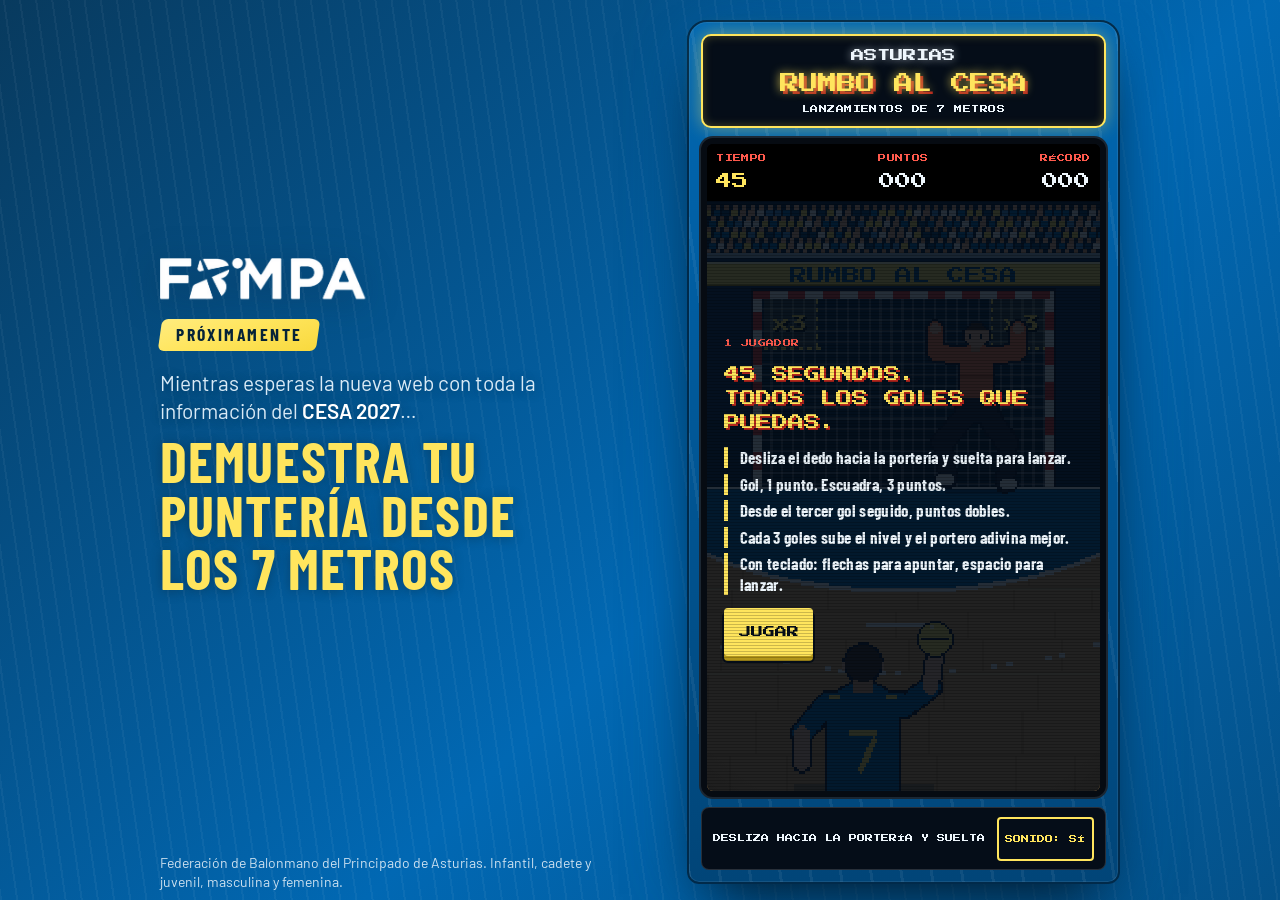
<file: proximamente/index.html>
<!DOCTYPE html>
<html lang="es">
<head>
<meta charset="utf-8">
<meta name="viewport" content="width=device-width, initial-scale=1">
<!-- Seguridad: solo se cargan scripts, estilos, fuentes e imágenes de los orígenes de esta lista -->
<meta http-equiv="Content-Security-Policy" content="default-src 'self'; script-src 'self' 'unsafe-inline' https://static.cloudflareinsights.com; style-src 'self' 'unsafe-inline'; font-src 'self'; img-src 'self' data:; media-src 'self' data:; frame-src 'none'; connect-src 'self' https://cloudflareinsights.com https://static.cloudflareinsights.com; object-src 'none'; base-uri 'self'; form-action 'none'">
<meta name="referrer" content="strict-origin-when-cross-origin">
<title>Asturias rumbo al CESA</title>
<meta name="description" content="Mientras esperas la nueva web con toda la información de las selecciones asturianas de balonmano en el CESA 2027, demuestra tu puntería desde los 7 metros.">
<meta property="og:type" content="website">
<meta property="og:url" content="https://rumboalcesa.es/">
<meta property="og:title" content="Asturias, rumbo al CESA — Próximamente">
<meta property="og:description" content="Mientras esperas la nueva web con toda la información del CESA 2027, demuestra tu puntería desde los 7 metros.">
<meta property="og:image" content="https://rumboalcesa.es/img/og-rumbo-al-cesa.jpg">
<meta property="og:image:alt" content="Asturias, rumbo al CESA — Próximamente. Demuestra tu puntería desde los 7 metros">
<meta property="og:site_name" content="Asturias, rumbo al CESA">
<meta property="og:locale" content="es_ES">
<meta name="twitter:image" content="https://rumboalcesa.es/img/og-rumbo-al-cesa.jpg">
<meta property="og:image:width" content="1200">
<meta property="og:image:height" content="630">
<meta name="twitter:card" content="summary_large_image">
<link rel="canonical" href="https://rumboalcesa.es/">
<meta name="theme-color" content="#0168B3">
<link rel="icon" href="favicon.png">
<link rel="apple-touch-icon" href="apple-touch-icon.png">
<link rel="preload" href="fuentes/press-start-2p-400.woff2" as="font" type="font/woff2" crossorigin>
<style>
/* Fuentes incluidas en la carpeta (licencia SIL OFL). Sin peticiones a Google Fonts. */
@font-face{font-family:"Press Start 2P"; font-style:normal; font-weight:400; font-display:swap; src:url("fuentes/press-start-2p-400.woff2") format("woff2")}
@font-face{font-family:"Barlow Condensed"; font-style:normal; font-weight:700; font-display:swap; src:url("fuentes/barlow-condensed-700.woff2") format("woff2")}
@font-face{font-family:"Barlow"; font-style:normal; font-weight:400; font-display:swap; src:url("fuentes/barlow-400.woff2") format("woff2")}
@font-face{font-family:"Barlow"; font-style:normal; font-weight:600; font-display:swap; src:url("fuentes/barlow-600.woff2") format("woff2")}
:root{
  /* Layout: una máquina recreativa centrada en una sala oscura. Marquesina, pantalla CRT, panel de mandos. */
  color-scheme: dark;
  --sala:#04101d;
  --mueble:#0168B3;
  --mueble-osc:#014578;
  --amarillo:#FFE55D;
  --tinta:#050d18;
  --papel:#eef6fc;
  --rival:#ff7a3d;

  --font-pixel:"Press Start 2P","Courier New",monospace;
  --font-cond:"Barlow Condensed","Arial Narrow",sans-serif;
  --font-body:"Barlow","Segoe UI",system-ui,sans-serif;

  --px-1:.5rem; --px-2:.625rem; --px-3:.75rem; --px-4:1rem; --px-5:1.75rem;
  --sp-1:.5rem; --sp-2:1rem; --sp-3:1.5rem;
  --r:14px;
}
*{box-sizing:border-box}
html,body{height:100%}
body{
  margin:0; color:var(--papel);
  background:
    radial-gradient(60rem 30rem at 50% -6rem, rgba(1,104,179,.5), transparent 70%),
    var(--sala);
  font:400 1rem/1.55 var(--font-body);
  -webkit-font-smoothing:antialiased;
}
.pagina{
  width:min(100%, 27rem); margin-inline:auto;
  padding:var(--sp-2) var(--sp-2) var(--sp-3);
  display:flex; flex-direction:column; align-items:center; gap:var(--sp-2);
}

/* ---------- Máquina ---------- */
.maquina{
  width:min(100%, max(15rem, calc((100dvh - 17.5rem) * .667 + 1.5rem)));
  padding:.75rem; border-radius:20px 20px 12px 12px;
  background:
    repeating-linear-gradient(82deg, rgba(255,255,255,.06) 0 3px, transparent 3px 30px),
    linear-gradient(180deg, var(--mueble) 0%, var(--mueble-osc) 100%);
  border:2px solid #012a4a;
  box-shadow:0 30px 60px -20px rgba(0,0,0,.8), 0 0 0 1px rgba(255,255,255,.08) inset, 0 0 70px -10px rgba(1,104,179,.7);
  display:flex; flex-direction:column; gap:.6rem;
}
.marquesina{
  margin:0; padding:.8rem .5rem .7rem; text-align:center; border-radius:10px;
  background:var(--tinta); border:2px solid var(--amarillo);
  box-shadow:0 0 18px rgba(255,229,93,.45), 0 0 10px rgba(255,229,93,.25) inset;
}
.marquesina h1{
  margin:0; font:400 clamp(.85rem, 4.6vw, 1.2rem)/1.2 var(--font-pixel); color:var(--amarillo);
  text-shadow:0 0 10px rgba(255,229,93,.8), 3px 3px 0 #b3261d;
}
.marquesina h1 span{display:block; margin-bottom:.45rem; font-size:.7em; color:var(--papel); text-shadow:0 0 8px rgba(238,246,252,.6)}
.marquesina p{margin:.55rem 0 0; font:400 var(--px-1)/1.4 var(--font-pixel); color:var(--papel); letter-spacing:.06em}

.pantalla{
  position:relative; background:#000; border-radius:12px; overflow:hidden;
  border:6px solid #060b12; box-shadow:0 0 0 2px #1b2733, 0 0 26px rgba(0,0,0,.9) inset;
}
.marcador{
  margin:0; display:grid; grid-template-columns:repeat(3,1fr); background:#000;
  padding:.5rem .6rem .45rem; font-family:var(--font-pixel);
}
.marcador div:nth-child(2){text-align:center}
.marcador div:nth-child(3){text-align:right}
.marcador dt{font-size:var(--px-1); color:#ff5a4d; letter-spacing:.04em}
.marcador dd{margin:.35rem 0 0; font-size:var(--px-4); color:var(--papel)}
.marcador .tiempo dd{color:var(--amarillo)}
.marcador .tiempo.apura dd{color:#ff5a4d; animation:parpadeo .5s steps(2) infinite}

.campo{position:relative}
canvas{
  display:block; width:100%; aspect-ratio:180/270;
  image-rendering:pixelated; image-rendering:crisp-edges; image-rendering:pixelated;
  touch-action:none; -webkit-user-select:none; user-select:none; cursor:crosshair; outline:none;
}
canvas:focus-visible{box-shadow:inset 0 0 0 3px var(--amarillo)}
.crt{
  position:absolute; inset:0; pointer-events:none; z-index:3;
  background:
    repeating-linear-gradient(180deg, rgba(0,0,0,.2) 0 1px, transparent 1px 3px),
    radial-gradient(120% 90% at 50% 50%, transparent 62%, rgba(0,0,0,.5) 100%);
}

/* Paneles dentro de la pantalla */
.panel{
  position:absolute; inset:0; z-index:2; display:flex; flex-direction:column; justify-content:center;
  gap:.8rem; padding:1rem 1.1rem; overflow-y:auto;
  background:rgba(3,12,24,.86);
}
.panel[hidden]{display:none}
.pixel{font-family:var(--font-pixel); font-weight:400}
.panel .sobre{margin:0; font-size:var(--px-1); color:#ff5a4d; line-height:1.6; letter-spacing:.04em}
.panel h2{margin:0; font:400 var(--px-4)/1.5 var(--font-pixel); color:var(--amarillo); text-shadow:2px 2px 0 #b3261d}
.reglas{margin:0; padding:0; list-style:none; display:grid; gap:.35rem; font:600 1.05rem/1.25 var(--font-cond); letter-spacing:.02em}
.reglas li{padding-left:.7rem; border-left:4px solid var(--amarillo)}
.teclado{display:none}
@media (hover:hover) and (pointer:fine){ .teclado{display:block} }
.puntos-final{margin:0; font:400 2.3rem/1 var(--font-pixel); color:var(--papel); text-shadow:3px 3px 0 #b3261d}
.puntos-final small{display:block; margin-top:.6rem; font-size:var(--px-2); color:var(--amarillo); text-shadow:none}
.detalle{margin:0; font:600 1.05rem/1.3 var(--font-cond)}
.estado{margin:0; min-height:1.3em; font:600 .95rem/1.3 var(--font-cond); color:var(--amarillo)}
.acciones{display:flex; flex-wrap:wrap; gap:.7rem}
.btn{
  font:400 var(--px-3)/1 var(--font-pixel); min-height:48px; padding:1em 1.2em; cursor:pointer;
  color:var(--tinta); background:var(--amarillo); border:0; border-radius:4px;
  box-shadow:0 5px 0 #b3961a, 0 5px 0 2px var(--tinta);
  transition:transform .08s, box-shadow .08s, background-color .15s;
}
.btn:hover{background:#fff2a3}
.btn:active{transform:translateY(4px); box-shadow:0 1px 0 #b3961a, 0 1px 0 2px var(--tinta)}
.btn:focus-visible{outline:3px solid var(--papel); outline-offset:4px}
.btn{display:inline-flex; align-items:center; justify-content:center; text-decoration:none}
.compartir .btn{font-size:var(--px-2); min-height:48px; padding:1em 1.1em}
.btn--2{background:transparent; color:var(--papel); box-shadow:0 0 0 2px var(--papel) inset}
.btn--2:hover{background:rgba(238,246,252,.14)}
.btn--2:active{transform:translateY(2px); box-shadow:0 0 0 2px var(--papel) inset}
.parpadea{animation:parpadeo 1s steps(2) infinite}
@keyframes parpadeo{50%{opacity:.25}}

/* Panel de mandos */
.mandos{
  display:flex; align-items:center; justify-content:space-between; gap:.75rem;
  padding:.55rem .7rem; border-radius:8px; background:var(--tinta);
  border:1px solid rgba(255,255,255,.14);
}
.mandos p{margin:0; font:400 var(--px-1)/1.6 var(--font-pixel); color:var(--papel)}
.mandos button{
  flex:none; font:400 var(--px-1)/1 var(--font-pixel); min-height:44px; padding:0 .8em; cursor:pointer;
  color:var(--amarillo); background:transparent; border:2px solid var(--amarillo); border-radius:4px;
  transition:background-color .15s;
}
.mandos button:hover{background:rgba(255,229,93,.16)}
.mandos button:focus-visible{outline:3px solid var(--papel); outline-offset:3px}

.pie{align-self:stretch; margin:0; font-size:.875rem; color:rgba(238,246,252,.7); line-height:1.4}

@media (prefers-reduced-motion: reduce){ .parpadea,.marcador .tiempo.apura dd{animation:none} *{transition:none!important} }

/* ---------- Portada "Próximamente" sobre la máquina (colores y rayado de la web) ---------- */
body{
  background:
    repeating-linear-gradient(82deg, rgba(255,255,255,.045) 0 2px, transparent 2px 16px),
    linear-gradient(135deg, #083A5E, #0168B3 58%, #045189);
  background-attachment:fixed;
}
.portada{align-self:stretch; display:flex; flex-direction:column; align-items:center; text-align:center; gap:.6rem; padding-top:.25rem; text-shadow:0 1px 12px rgba(6,35,56,.45)}
.portada__logo{width:min(9rem, 42%); height:auto; filter:drop-shadow(0 6px 18px rgba(6,35,56,.35))}
.portada__chip{margin:0; padding:.3em .9em; font:700 .95rem/1.2 var(--font-cond); text-transform:uppercase; letter-spacing:.14em; color:#062338; background:linear-gradient(160deg,#FFEC7E,#FFE55D 45%,#F8D93E); border-radius:6px; transform:skewX(-8deg); text-shadow:none}
.portada__chip span{display:inline-block; transform:skewX(8deg)}
.portada__texto{margin:0; max-width:31ch; font-size:1rem; line-height:1.35; color:#D9EAF6}
.portada__texto b{color:#fff; font-weight:600}
.portada__texto strong{display:block; margin-top:.2rem; font:700 1.4rem/1.05 var(--font-cond); text-transform:uppercase; letter-spacing:.02em; color:var(--amarillo); text-wrap:balance}
.pie{text-align:center; color:rgba(238,246,252,.85)}
/* Paneles: si el contenido no cabe, se puede recorrer entero (centrado seguro) */
.panel{justify-content:flex-start}
.panel > :first-child{margin-top:auto}
.panel > :last-child{margin-bottom:auto}
@media (max-height:720px), (max-width:23rem){
  .panel{gap:.5rem; padding:.7rem .9rem}
  .panel h2{font-size:var(--px-3); line-height:1.4}
  .reglas{gap:.25rem; font-size:.95rem; line-height:1.2}
  .puntos-final{font-size:1.9rem}
}
/* Ordenador: portada a la izquierda y máquina a la derecha, todo en una pantalla */
@media (min-width:56rem){
  .pagina{width:min(100%, 64rem); min-height:100dvh; box-sizing:border-box; display:grid; grid-template-columns:1fr auto; grid-template-rows:1fr auto; column-gap:3.5rem; align-items:center; padding:.75rem 2rem .5rem}
  .portada{grid-column:1; grid-row:1; align-self:center; align-items:flex-start; text-align:left; gap:1.1rem}
  .portada__logo{width:13rem}
  .portada__chip{font-size:1.1rem}
  .portada__texto{max-width:30rem; font-size:1.3rem}
  .portada__texto strong{margin-top:.6rem; font-size:clamp(2.6rem, 4.4vw, 3.6rem); line-height:.95}
  .maquina{grid-column:2; grid-row:1 / span 2}
  .pie{grid-column:1; grid-row:2; text-align:left; align-self:end}
}
</style>
</head>
<body>
<main class="pagina">
  <header class="portada">
    <img class="portada__logo" src="img/fbmpa-blanco.png" width="913" height="193" alt="Federación de Balonmano del Principado de Asturias">
    <p class="portada__chip"><span>Próximamente</span></p>
    <p class="portada__texto">Mientras esperas la nueva web con toda la información del <b>CESA 2027</b>… <strong>Demuestra tu puntería desde los 7 metros</strong></p>
  </header>

  <section class="maquina" aria-label="Máquina arcade Asturias rumbo al CESA">
    <header class="marquesina">
      <h1><span>ASTURIAS</span> RUMBO AL CESA</h1>
      <p>LANZAMIENTOS DE 7 METROS</p>
    </header>

    <div class="pantalla">
      <dl class="marcador">
        <div class="tiempo" id="celda-tiempo"><dt>TIEMPO</dt><dd id="m-tiempo">45</dd></div>
        <div><dt>PUNTOS</dt><dd id="m-puntos">000</dd></div>
        <div><dt>RÉCORD</dt><dd id="m-record">000</dd></div>
      </dl>
      <div class="campo">
        <canvas id="pista" tabindex="0" aria-label="Pista de juego. Desliza hacia la portería para lanzar, o usa las flechas para apuntar y la barra espaciadora para lanzar."></canvas>

        <div class="panel" id="panel-inicio">
          <p class="sobre pixel">1 JUGADOR</p>
          <h2>45 SEGUNDOS.<br>TODOS LOS GOLES QUE PUEDAS.</h2>
          <ul class="reglas">
            <li>Desliza el dedo hacia la portería y suelta para lanzar.</li>
            <li>Gol, 1 punto. Escuadra, 3 puntos.</li>
            <li>Desde el tercer gol seguido, puntos dobles.</li>
            <li>Cada 3 goles sube el nivel y el portero adivina mejor.</li>
            <li class="teclado">Con teclado: flechas para apuntar, espacio para lanzar.</li>
          </ul>
          <div class="acciones"><button class="btn" id="btn-jugar" type="button">JUGAR</button></div>
        </div>

        <div class="panel" id="panel-final" hidden>
          <p class="sobre pixel" id="f-sobre">FIN DEL TIEMPO</p>
          <p class="puntos-final"><span id="f-puntos">000</span><small id="f-unidad">PUNTOS</small></p>
          <p class="detalle" id="f-detalle"></p>
          <div class="acciones"><button class="btn" id="btn-otra" type="button">OTRA PARTIDA</button></div>
          <p class="sobre pixel">RETA A TU EQUIPO</p>
          <div class="acciones compartir">
            <a class="btn btn--2" id="btn-whatsapp" href="https://wa.me/" target="_blank" rel="noopener">WHATSAPP</a>
            <button class="btn btn--2" id="btn-enlace" type="button">COPIAR ENLACE</button>
          </div>
          <p class="estado" id="f-aviso" role="status" aria-live="polite"></p>
        </div>

        <div class="crt" aria-hidden="true"></div>
      </div>
    </div>

    <div class="mandos">
      <p>DESLIZA HACIA LA PORTERÍA Y SUELTA</p>
      <button type="button" id="btn-sonido" aria-pressed="true">SONIDO: SÍ</button>
    </div>
  </section>

  <p class="pie">Federación de Balonmano del Principado de Asturias. Infantil, cadete y juvenil, masculina y femenina.</p>
</main>

<script>
(() => {
  'use strict';

  // ---------- Ajustes del juego (fáciles de tocar) ----------
  const DURACION = 45;            // segundos por partida
  const VUELO = 0.38;             // segundos que tarda el balón en llegar
  const ARMADO = 0.1;             // segundos entre soltar el dedo y que el balón sale de la mano
  const PUNTOS_GOL = 1, PUNTOS_ESCUADRA = 3, RACHA_DOBLE = 3;
  const PORTERO_VEL_BASE = 55, PORTERO_VEL_POR_GOL = 7, PORTERO_VEL_MAX = 165; // píxeles de juego por segundo
  // Inteligencia del portero: sube con cada gol hasta llegar al máximo en GOLES_TOPE
  const GOLES_TOPE = 12;
  const LEE_MIN = .25, LEE_MAX = .8;          // probabilidad de adivinar el lanzamiento
  const REACCION_LENTA = .24, REACCION_RAPIDA = .14;   // segundos que tarda en reaccionar
  const ESTIRADA_MIN = 60, ESTIRADA_MAX = 130;         // velocidad lateral al tirarse
  const ALCANCE_MIN = .6, ALCANCE_MAX = 1;             // cuánto estira brazo o pierna (1 = del todo)
  const SIGUE_MIRA_DESDE = 2;                 // goles a partir de los que te sigue mientras apuntas
  const GOLES_POR_NIVEL = 3;
  const CLAVE_RECORD = 'rumboalcesa_record', CLAVE_SONIDO = 'rumboalcesa_sonido';
  const URL_WEB = 'https://rumboalcesa.es';

  // ---------- Geometría (píxeles de juego: la pantalla mide 180 x 270) ----------
  const LW = 180, LH = 270;
  const G = { l: 25, r: 155, t: 45, b: 131, g: 4 };    // portería de 3 x 2 m y grosor del poste
  const ESC = { w: 25, h: 23 };                         // zona de escuadra
  const ORIGEN = { x: 90, y: 226 };                     // referencia para apuntar
  const C = {
    borde:'#0b1420', pared:'#0c2c4d', pared2:'#0a2440', azul:'#0168B3', azul2:'#014f8a', amarillo:'#FFE55D',
    blanco:'#f4f7fa', rojo:'#e23b2e', parquet:'#d9a55d', parquet2:'#c48e47', parquet3:'#e6b874',
    rival:'#ff7a3d', rival2:'#d85a22', pant:'#1d2733', piel:'#f0b98d', piel2:'#d99a6c', pelo:'#3a2416', tinta:'#050d18'
  };

  const cv = document.getElementById('pista');
  const ctx = cv.getContext('2d');
  const lienzo = document.createElement('canvas'); lienzo.width = LW; lienzo.height = LH;
  const fondoC = document.createElement('canvas'); fondoC.width = LW; fondoC.height = LH;
  const gradaC = document.createElement('canvas'); gradaC.width = LW; gradaC.height = 26;
  const gJuego = lienzo.getContext('2d');
  let g = gJuego;                                       // contexto sobre el que pintan las primitivas

  const $ = id => document.getElementById(id);
  const ui = {
    tiempo: $('m-tiempo'), puntos: $('m-puntos'), record: $('m-record'), celdaTiempo: $('celda-tiempo'),
    inicio: $('panel-inicio'), final: $('panel-final'), sonido: $('btn-sonido'),
    fPuntos: $('f-puntos'), fUnidad: $('f-unidad'), fDetalle: $('f-detalle'), fSobre: $('f-sobre'), fAviso: $('f-aviso')
  };
  const pocoMovimiento = window.matchMedia('(prefers-reduced-motion: reduce)').matches;
  const clamp = (v, a, b) => Math.max(a, Math.min(b, v));
  const lerp = (a, b, t) => a + (b - a) * t;
  const tres = n => String(n).padStart(3, '0');

  function leer(clave){ try { return localStorage.getItem(clave); } catch(e){ return null; } }
  function guardar(clave, v){ try { localStorage.setItem(clave, String(v)); } catch(e){} }

  const S = {
    modo: 'inicio',               // inicio | cuenta | jugando | final
    reloj: 0, cuenta: 0,
    tiempo: DURACION, puntos: 0, goles: 0, tiros: 0, escuadras: 0, racha: 0,
    record: parseInt(leer(CLAVE_RECORD), 10) || 0,
    portero: { x: 90, dir: 1, cambio: 1, fase: 0, lee: false, reac: 0, vel: 0, fmax: 0 },
    alcance: null,                // hacia dónde se estira el portero { x, y, f }
    balon: null,                  // { pre, t, ox, oy, tx, ty, hecho, espera, res, x, y, vx, vy }
    brazo: null,                  // segundos desde que empezó el gesto de lanzar
    dirTiro: 0,
    mira: null, arrastre: null,
    rotulo: null, red: 0, ultimoSeg: 99
  };

  // ---------- Sonido (pitidos de recreativa) ----------
  let ac = null, sonido = leer(CLAVE_SONIDO) !== 'no';
  function pintarSonido(){ ui.sonido.textContent = 'SONIDO: ' + (sonido ? 'SÍ' : 'NO'); ui.sonido.setAttribute('aria-pressed', String(sonido)); }
  pintarSonido();
  // Se llama en cada toque o tecla: los móviles solo dejan sonar tras un gesto,
  // y iOS deja el audio "suspendido" (al crearlo o al volver a la pestaña)
  // hasta que se reanuda dentro de un gesto.
  let silencio = null;
  function abrirAudio(){
    if (!sonido) return;
    try {
      // iPhone: que los pitidos suenen aunque el interruptor lateral esté en silencio
      if (navigator.audioSession) navigator.audioSession.type = 'playback';
      if (!ac) { const A = window.AudioContext || window.webkitAudioContext; if (A) ac = new A(); }
      if (ac && ac.state !== 'running') { const r = ac.resume(); if (r && r.catch) r.catch(() => {}); }
      // iOS sin audioSession: un audio mudo en bucle hace el mismo efecto
      if (!navigator.audioSession && /iP(hone|ad|od)/.test(navigator.userAgent) && !silencio) {
        silencio = new Audio('[data-uri]');
        silencio.loop = true; silencio.setAttribute('playsinline', '');
        const r = silencio.play(); if (r && r.catch) r.catch(() => { silencio = null; });
      }
    } catch(e){}
  }
  ['pointerdown', 'touchend', 'keydown', 'click'].forEach(ev => document.addEventListener(ev, abrirAudio, { capture: true, passive: true }));
  function tono(f, dur, tipo, vol, espera, f2){
    if (!sonido || !ac) return;
    try {
      const t = ac.currentTime + (espera || 0), o = ac.createOscillator(), ga = ac.createGain();
      o.type = tipo || 'square'; o.frequency.setValueAtTime(f, t);
      if (f2) o.frequency.exponentialRampToValueAtTime(f2, t + dur);
      ga.gain.setValueAtTime(vol || .05, t); ga.gain.exponentialRampToValueAtTime(.0001, t + dur);
      o.connect(ga); ga.connect(ac.destination); o.start(t); o.stop(t + dur + .02);
    } catch(e){}
  }
  const suena = {
    inicio(){ tono(440,.09); tono(440,.09,'square',.05,.45); tono(880,.25,'square',.05,.9); },
    tiro(){ tono(520,.12,'square',.04,0,170); },
    gol(){ tono(660,.08); tono(880,.08,'square',.05,.08); tono(1320,.16,'square',.05,.16); },
    escuadra(){ [660,880,1100,1320,1760].forEach((f,i) => tono(f,.09,'square',.05,i*.07)); },
    parada(){ tono(170,.2,'sawtooth',.06,0,70); },
    poste(){ tono(1250,.07,'triangle',.08); tono(940,.12,'triangle',.06,.06); },
    fuera(){ tono(230,.18,'square',.04,0,110); },
    tic(){ tono(1000,.05,'square',.04); },
    fin(){ tono(660,.14); tono(520,.14,'square',.05,.15); tono(392,.34,'square',.05,.3); }
  };

  // ---------- Primitivas de píxel ----------
  function rect(x, y, w, h, c){ g.fillStyle = c; g.fillRect(Math.round(x), Math.round(y), Math.round(w), Math.round(h)); }
  function disco(cx, cy, r, c, d0, d1){
    g.fillStyle = c; cx = Math.round(cx); cy = Math.round(cy);
    const R = r + .4, n = Math.floor(R);
    for (let dy = Math.max(-n, d0 === undefined ? -n : d0); dy <= Math.min(n, d1 === undefined ? n : d1); dy++) {
      const h = Math.floor(Math.sqrt(R * R - dy * dy));
      g.fillRect(cx - h, cy + dy, 2 * h + 1, 1);
    }
  }
  function hueso(x0, y0, x1, y1, r, c){
    const n = Math.max(1, Math.ceil(Math.max(Math.abs(x1 - x0), Math.abs(y1 - y0))));
    for (let i = 0; i <= n; i++) disco(x0 + (x1 - x0) * i / n, y0 + (y1 - y0) * i / n, r, c);
  }
  function mediaElipse(cx, cy, rx, ry, c){
    g.fillStyle = c;
    for (let dy = 0; dy <= ry; dy++) {
      const h = Math.round(rx * Math.sqrt(1 - (dy * dy) / (ry * ry)));
      g.fillRect(cx - h, cy + dy, 2 * h, 1);
    }
  }
  function texto(s, x, y, c, tam, alin, sombra){
    g.font = (tam || 8) + "px 'Press Start 2P', monospace"; g.textAlign = alin || 'center'; g.textBaseline = 'middle';
    const o = Math.max(1, (tam || 8) / 8);
    if (sombra !== false) { g.fillStyle = sombra || C.tinta; g.fillText(s, x + o, y + o); }
    g.fillStyle = c; g.fillText(s, x, y);
  }
  // Figura: lista de piezas. Primero se pinta el contorno oscuro de todas y después el color.
  const H = (x0, y0, x1, y1, r, c) => ({ k:'h', x0, y0, x1, y1, r, c });
  const D = (x, y, r, c, d0, d1, sinBorde) => ({ k:'d', x, y, r, c, d0, d1, sinBorde });
  const R = (x, y, w, h, c, sinBorde) => ({ k:'r', x, y, w, h, c, sinBorde });
  function pieza(p, extra, c){
    if (p.k === 'h') hueso(p.x0, p.y0, p.x1, p.y1, p.r + extra, c);
    else if (p.k === 'd') disco(p.x, p.y, p.r + extra, c, p.d0, p.d1);
    else rect(p.x - extra, p.y - extra, p.w + 2 * extra, p.h + 2 * extra, c);
  }
  function figura(piezas){
    for (const p of piezas) if (!p.sinBorde) pieza(p, 1, C.borde);
    for (const p of piezas) pieza(p, 0, p.c);
  }
  // Articulación de dos huesos (hombro-codo-mano o cadera-rodilla-pie)
  function ik(ax, ay, tx, ty, l1, l2, px, py){
    let dx = tx - ax, dy = ty - ay, d = Math.hypot(dx, dy) || .001;
    const dd = clamp(d, Math.abs(l1 - l2) + .01, l1 + l2 - .01);
    dx = dx / d; dy = dy / d;
    const a = (l1 * l1 - l2 * l2 + dd * dd) / (2 * dd), h = Math.sqrt(Math.max(0, l1 * l1 - a * a));
    const mx = ax + dx * a, my = ay + dy * a;
    const e1 = { x: mx - dy * h, y: my + dx * h }, e2 = { x: mx + dy * h, y: my - dx * h };
    const e = (e1.x * px + e1.y * py) >= (e2.x * px + e2.y * py) ? e1 : e2;
    return { ex: e.x, ey: e.y, hx: ax + dx * dd, hy: ay + dy * dd };
  }

  // ---------- Decorado fijo ----------
  function azar(n){ const x = Math.sin(n * 127.1) * 43758.5453; return x - Math.floor(x); }
  function pintarGrada(){
    g = gradaC.getContext('2d');
    rect(0, 0, LW, 26, '#071a30');
    const tonos = [C.azul, '#3d8fd1', C.amarillo, C.blanco, C.piel, '#0a3d6b', C.azul, C.amarillo];
    let n = 0;
    for (let fila = 0; fila < 5; fila++) for (let x = (fila % 2) * 2 - 1; x < LW; x += 4) {
      const y = 2 + fila * 5; n++;
      rect(x, y + 2, 3, 3, tonos[Math.floor(azar(n) * tonos.length)]);
      rect(x + 1, y, 2, 2, azar(n + 500) > .5 ? C.piel : C.piel2);
    }
    g = gJuego;
  }
  function pintarFondo(){
    g = fondoC.getContext('2d');
    // pared y valla publicitaria
    rect(0, 0, LW, G.b, C.pared);
    rect(0, 100, LW, G.b - 100, C.pared2);
    rect(0, 24, LW, 2, '#9fb6cc');
    rect(0, 28, LW, 11, C.amarillo); rect(0, 28, LW, 1, '#fff6c2'); rect(0, 38, LW, 1, '#b3961a');
    g.font = "8px 'Press Start 2P', monospace"; g.textAlign = 'center'; g.textBaseline = 'middle';
    g.fillStyle = C.azul2; g.fillText('RUMBO AL CESA', 90, 34);
    // parquet
    rect(0, G.b, LW, LH - G.b, C.parquet);
    let y = G.b, alto = 4, fila = 0;
    while (y < LH) {
      rect(0, y, LW, 1, C.parquet2);
      for (let x = Math.floor(azar(fila) * 30); x < LW; x += 26 + Math.floor(azar(fila * 7 + x) * 22)) rect(x, y, 1, alto, C.parquet2);
      if (fila % 3 === 1) rect(0, y + 1, LW, 1, C.parquet3);
      y += Math.round(alto); alto *= 1.16; fila++;
    }
    // área de 6 m pintada de azul, con su línea
    mediaElipse(90, G.b, 118, 48, C.blanco);
    mediaElipse(90, G.b, 116, 46, C.azul);
    rect(0, G.b, LW, 1, C.blanco);
    // línea discontinua de 9 m
    for (let i = 0; i < 80; i++) {
      if (i % 4 > 1) continue;
      const a = Math.PI * (i + .5) / 80, x = 90 + Math.cos(a) * 164, yy = G.b + Math.sin(a) * 84;
      if (x > -2 && x < LW + 2) rect(x - 1, yy, 3, 2, C.blanco);
    }
    // línea de 7 m
    rect(73, 193, 34, 2, C.blanco);
    g = gJuego;
  }

  // ---------- Portero (de frente) ----------
  function porteroPiezas(k, fase, alc){
    const F = G.b, s = Math.sin(fase), bote = Math.round(Math.abs(s) * 1.4);
    let lado = 0, inclina = 0, estiraBrazo = false, estiraPierna = false;
    if (alc) { lado = alc.x >= k ? 1 : -1; inclina = lado * 3 * alc.f; if (alc.y < 98) estiraBrazo = true; else estiraPierna = true; }
    const cx = k + inclina, cad = 95 + bote, hom = 69 + bote, cab = 60 + bote;
    const P = [];
    for (const sd of [-1, 1]) {                       // piernas: pantalón largo y zapatilla
      let px = k + sd * 13, py = F - 2 - Math.max(0, sd * s) * 2;
      if (estiraPierna && sd === lado) { px = lerp(px, alc.x, alc.f); py = lerp(py, alc.y, alc.f); }
      const L = ik(cx + sd * 4, cad, px, py, 18, 18, sd, -.2);
      P.push(H(cx + sd * 4, cad, L.ex, L.ey, 4, C.pant), H(L.ex, L.ey, L.hx, L.hy, 3, C.pant), H(L.hx, L.hy, L.hx + sd * 3, L.hy, 2, C.blanco));
    }
    P.push(H(cx, hom + 2, cx, cad - 4, 7, C.rival));   // tronco
    P.push(H(cx - 8, hom, cx + 8, hom, 3, C.rival));   // hombros
    P.push(H(cx - 4, cad - 1, cx + 4, cad - 1, 5, C.pant));
    P.push(R(cx - 7, hom + 9, 15, 2, C.rival2, true)); // franja de la camiseta
    for (const sd of [-1, 1]) {                       // brazos: manga larga y mano
      let mx = k + sd * 19, my = 57 + bote;
      if (estiraBrazo && sd === lado) { mx = lerp(mx, alc.x, alc.f); my = lerp(my, alc.y, alc.f); }
      const A = ik(cx + sd * 8, hom, mx, my, 11, 11, sd, .6);
      P.push(H(cx + sd * 8, hom, A.ex, A.ey, 3, C.rival), H(A.ex, A.ey, A.hx, A.hy, 3, C.rival), D(A.hx, A.hy, 2, C.piel));
    }
    P.push(R(cx - 2, cab + 4, 4, 4, C.piel2));        // cuello
    P.push(D(cx, cab, 5, C.piel));                    // cabeza
    P.push(D(cx, cab, 5, C.pelo, -5, -3, true));      // pelo
    P.push(R(cx - 3, cab, 1, 2, C.tinta, true), R(cx + 2, cab, 1, 2, C.tinta, true));
    return P;
  }
  function distSeg(px, py, a, b, c, d){
    const vx = c - a, vy = d - b, l2 = vx * vx + vy * vy;
    const t = l2 ? clamp(((px - a) * vx + (py - b) * vy) / l2, 0, 1) : 0;
    return Math.hypot(px - (a + vx * t), py - (b + vy * t));
  }
  function tocaPortero(x, y){
    for (const p of porteroPiezas(S.portero.x, S.portero.fase, S.alcance)) {
      if (p.sinBorde) continue;
      if (p.k === 'h' && distSeg(x, y, p.x0, p.y0, p.x1, p.y1) <= p.r + 2.4) return true;
      if (p.k === 'd' && Math.hypot(x - p.x, y - p.y) <= p.r + 2.4) return true;
    }
    return false;
  }

  // ---------- Lanzador (de espaldas, en primer plano) ----------
  const HOMBRO = { x: 90, y: 231 }, MANO_LISTA = { x: 104, y: 207 };
  function manoLanzador(){
    const d = S.dirTiro, suelta = { x: 95 + d * 6, y: 196 }, sigue = { x: 82 + d * 7, y: 204 };
    const a = S.brazo;
    if (a !== null) {
      if (a < ARMADO) { const t = a / ARMADO; return { x: lerp(108, suelta.x, t * t), y: lerp(214, suelta.y, t * t) }; }
      if (a < .3) { const t = (a - ARMADO) / (.3 - ARMADO); return { x: lerp(suelta.x, sigue.x, t), y: lerp(suelta.y, sigue.y, t) }; }
      const t = clamp((a - .3) / .3, 0, 1); return { x: lerp(sigue.x, MANO_LISTA.x, t), y: lerp(sigue.y, MANO_LISTA.y, t) };
    }
    if (S.mira) return { x: 108 + (S.mira.x - 90) * .03, y: 214 };      // brazo armado atrás mientras apuntas
    return MANO_LISTA;
  }
  function lanzadorPiezas(m){
    const P = [], giro = S.brazo !== null && S.brazo < .3 ? 2 : 0;       // el hombro acompaña el lanzamiento
    const I = ik(52, 232, 43, 257, 14, 14, -1, 0);                       // brazo izquierdo, de equilibrio
    P.push(H(52, 232, I.ex, I.ey, 4, C.azul), H(I.ex, I.ey, I.hx, I.hy, 3, C.piel), D(I.hx, I.hy, 3, C.piel));
    P.push(H(71, 236, 71, LH + 6, 16, C.azul));                          // espalda
    P.push(H(55, 230, 87, 230 - giro, 5, C.azul));                       // hombros
    P.push(R(56, 226, 5, 2, C.amarillo, true), R(82, 226 - giro, 5, 2, C.amarillo, true));
    P.push(R(65, 242, 13, 3, C.amarillo, true), H(76, 246, 70, 260, 1, C.amarillo)); // dorsal 7
    P[P.length - 1].sinBorde = true;
    P.push(R(67, 219, 9, 6, C.piel2));                                   // cuello
    P.push(D(71, 211, 8, C.pelo));                                       // cabeza, vista por detrás
    P.push(R(62, 211, 1, 4, C.piel, true), R(80, 211, 1, 4, C.piel, true));
    const hx = HOMBRO.x, hy = HOMBRO.y - giro;
    const A = ik(hx, hy, m.x, m.y, 15, 15, 1, .5);                       // brazo de lanzamiento
    P.push(H(hx, hy, A.ex, A.ey, 4, C.azul), H(A.ex, A.ey, A.hx, A.hy, 3, C.piel), D(A.hx, A.hy, 3, C.piel));
    return { piezas: P, mano: { x: A.hx, y: A.hy } };
  }

  function balon(x, y, r, giro){
    disco(x, y, r + 1, C.borde); disco(x, y, r, C.amarillo);
    if (r >= 3) {
      const cx = Math.cos(giro), sy = Math.sin(giro);
      hueso(x - cx * (r - 1), y - sy * (r - 1), x + cx * (r - 1), y + sy * (r - 1), 0, C.borde);
      if (r >= 5) rect(x - 2, y - r + 1, 2, 2, '#fff8cf');
    }
  }

  // ---------- Partida ----------
  function empezar(){
    abrirAudio();
    Object.assign(S, { modo:'cuenta', cuenta:1.35, tiempo:DURACION, puntos:0, goles:0, tiros:0, escuadras:0, racha:0,
      balon:null, brazo:null, mira:null, arrastre:null, rotulo:null, red:0, alcance:null, ultimoSeg:99 });
    S.portero.x = 90; S.portero.dir = Math.random() < .5 ? -1 : 1;
    ui.inicio.hidden = true; ui.final.hidden = true; ui.fAviso.textContent = '';
    suena.inicio();
    try { cv.focus({ preventScroll: true }); } catch(e){}
  }

  function terminar(){
    S.modo = 'final'; S.mira = null; S.arrastre = null;
    const nuevo = S.puntos > S.record;
    if (nuevo) { S.record = S.puntos; guardar(CLAVE_RECORD, S.record); }
    ui.fSobre.textContent = nuevo ? 'FIN DEL TIEMPO. ¡NUEVO RÉCORD!' : 'FIN DEL TIEMPO';
    ui.fSobre.classList.toggle('parpadea', nuevo);
    ui.fPuntos.textContent = tres(S.puntos);
    ui.fUnidad.textContent = S.puntos === 1 ? 'PUNTO' : 'PUNTOS';
    const go = S.goles === 1 ? '1 gol' : S.goles + ' goles';
    const ti = S.tiros === 1 ? '1 lanzamiento' : S.tiros + ' lanzamientos';
    const es = S.escuadras === 1 ? '1 a la escuadra' : S.escuadras + ' a la escuadra';
    ui.fDetalle.textContent = go + ' en ' + ti + ', ' + es + '.' + (nuevo ? '' : ' Tu récord: ' + S.record + '.');
    ui.final.hidden = false; suena.fin(); prepararCompartir();
    $('btn-otra').focus({ preventScroll: true });
  }

  const dificultad = () => Math.min(1, S.goles / GOLES_TOPE);
  const nivel = () => 1 + Math.floor(S.goles / GOLES_POR_NIVEL);

  function lanzar(obj){
    if (S.modo !== 'jugando' || S.balon) return;
    S.dirTiro = clamp((obj.x - 90) / 65, -1, 1);
    S.brazo = 0;
    S.balon = { pre: ARMADO, t: 0, ox: 0, oy: 0, tx: obj.x, ty: obj.y, hecho: false, espera: 0, res: null, x: 0, y: 0, vx: 0, vy: 0 };
    S.tiros++; S.mira = null; suena.tiro();
    // ¿adivina el portero este lanzamiento?
    const d = dificultad(), p = S.portero;
    p.lee = Math.random() < lerp(LEE_MIN, LEE_MAX, d);
    p.reac = lerp(REACCION_LENTA, REACCION_RAPIDA, d);
    p.vel = lerp(ESTIRADA_MIN, ESTIRADA_MAX, d);
    p.fmax = lerp(ALCANCE_MIN, ALCANCE_MAX, d);
  }

  function resolver(b){
    const x = b.tx, y = b.ty; let res;
    const poste = (y > G.t - G.g && (Math.abs(x - (G.l - 2)) <= 3.5 || Math.abs(x - (G.r + 2)) <= 3.5)) ||
                  (Math.abs(y - (G.t - 2)) <= 3.5 && x > G.l - 5 && x < G.r + 5);
    const dentro = x > G.l + 1.5 && x < G.r - 1.5 && y > G.t + 1.5;
    if (poste) res = 'poste';
    else if (!dentro) res = 'fuera';
    else if (tocaPortero(x, y)) res = 'parada';
    else res = (y < G.t + ESC.h && (x < G.l + ESC.w || x > G.r - ESC.w)) ? 'escuadra' : 'gol';

    b.res = res; b.hecho = true; b.espera = .45; b.x = x; b.y = y;
    const lado = x >= S.portero.x ? 1 : -1;
    if (res === 'gol' || res === 'escuadra') {
      S.racha++; S.goles++;
      let p = res === 'escuadra' ? PUNTOS_ESCUADRA : PUNTOS_GOL;
      if (res === 'escuadra') S.escuadras++;
      if (S.racha >= RACHA_DOBLE) p *= 2;
      S.puntos += p; S.red = 1;
      const sube = S.goles % GOLES_POR_NIVEL === 0;
      S.rotulo = { texto: res === 'escuadra' ? '¡ESCUADRA!' : '¡GOL!', sub: '+' + p + (sube ? '  NIVEL ' + nivel() : ''), color: C.amarillo, vida: 1 };
      suena[res]();
    } else {
      S.racha = 0;
      if (res === 'parada') { S.alcance = { x, y, f: 1 }; b.vx = lado * 45; b.vy = -25; }
      else if (res === 'poste') { b.vx = (x < 90 ? -1 : 1) * 30; b.vy = 20; }
      else { b.vx = 0; b.vy = 30; }
      S.rotulo = { texto: res === 'parada' ? 'PARADA' : res === 'poste' ? 'AL POSTE' : 'FUERA', sub: '',
                   color: res === 'parada' ? C.rival : C.blanco, vida: 1 };
      suena[res]();
    }
  }

  function moverPortero(dt, v){
    const p = S.portero;
    p.x += p.dir * v * dt; p.fase += v * dt * .16;
    if (p.x < 44) { p.x = 44; p.dir = 1; }
    if (p.x > 136) { p.x = 136; p.dir = -1; }
  }
  function irHacia(dt, x, v){
    const p = S.portero, dx = clamp(x, 44, 136) - p.x, paso = Math.min(Math.abs(dx), v * dt);
    if (Math.abs(dx) > .5) { p.dir = dx > 0 ? 1 : -1; p.x += p.dir * paso; p.fase += paso * .16; }
  }
  function porteroEnJuego(dt){
    const p = S.portero, b = S.balon;
    const v = Math.min(PORTERO_VEL_BASE + PORTERO_VEL_POR_GOL * S.goles, PORTERO_VEL_MAX);
    if (b && b.pre <= 0 && !b.hecho) {              // balón en el aire
      const pasado = b.t * VUELO - p.reac;
      if (p.lee && pasado > 0) {                    // lo ha adivinado: se tira hacia el balón
        irHacia(dt, b.tx, p.vel);
        S.alcance = { x: b.tx, y: b.ty, f: p.fmax * clamp(pasado / (VUELO - p.reac), 0, 1) };
      } else if (!p.lee) moverPortero(dt, v);
      return;
    }
    if (b) return;                                  // armando el brazo o balón ya resuelto: se queda
    if (S.mira && S.goles >= SIGUE_MIRA_DESDE) { irHacia(dt, S.mira.x, v * lerp(.5, 1, dificultad())); return; }
    moverPortero(dt, v);
    if (S.goles >= 6) {                             // a partir de 6 goles, amaga
      p.cambio -= dt;
      if (p.cambio <= 0) { if (Math.random() < .5) p.dir *= -1; p.cambio = .5 + Math.random() * .9; }
    }
  }

  function actualizar(dt){
    S.reloj += dt;
    const p = S.portero;
    if (S.modo === 'cuenta') {
      S.cuenta -= dt; moverPortero(dt, 30);
      if (S.cuenta <= 0) S.modo = 'jugando';
    } else if (S.modo === 'jugando') {
      S.tiempo = Math.max(0, S.tiempo - dt);
      const seg = Math.ceil(S.tiempo);
      if (seg !== S.ultimoSeg) { S.ultimoSeg = seg; if (seg <= 5 && seg > 0) suena.tic(); }
      porteroEnJuego(dt);
      const b = S.balon;
      if (b) {
        if (b.pre > 0) {
          b.pre -= dt;
          if (b.pre <= 0) { const m = lanzadorPiezas(manoLanzador()).mano; b.ox = m.x; b.oy = m.y - 7; }
        } else if (!b.hecho) {
          b.t += dt / VUELO;
          if (b.t >= 1) { b.t = 1; resolver(b); }
        } else {
          b.espera -= dt;
          if (b.res !== 'gol' && b.res !== 'escuadra') { b.vy += 260 * dt; b.x += b.vx * dt; b.y += b.vy * dt; }
          if (b.espera <= 0) { S.balon = null; S.alcance = null; }
        }
      }
      if (S.tiempo <= 0 && !S.balon) terminar();
    } else if (S.modo === 'inicio' && !pocoMovimiento) {
      moverPortero(dt, 30);
    }
    if (S.brazo !== null) { S.brazo += dt; if (S.brazo > .6) S.brazo = null; }
    if (S.rotulo) { S.rotulo.vida -= dt / .9; if (S.rotulo.vida <= 0) S.rotulo = null; }
    if (S.red > 0) S.red = Math.max(0, S.red - dt / .5);
  }

  // ---------- Dibujo de cada fotograma ----------
  function porteria(){
    rect(G.l, G.t, G.r - G.l, G.b - G.t, S.red > 0 && Math.floor(S.reloj * 14) % 2 ? 'rgba(255,255,255,.22)' : 'rgba(0,0,0,.28)');
    g.fillStyle = 'rgba(255,255,255,.26)';
    for (let x = G.l + 4; x < G.r; x += 5) g.fillRect(x, G.t, 1, G.b - G.t);
    for (let y = G.t + 4; y < G.b; y += 5) g.fillRect(G.l, y, G.r - G.l, 1);
    // escuadras: valen triple
    const luz = Math.floor(S.reloj * 3) % 2 ? C.amarillo : '#fff6c2';
    for (const sd of [-1, 1]) {
      const x0 = sd < 0 ? G.l + 1 : G.r - ESC.w, x1 = x0 + ESC.w - 1, y1 = G.t + ESC.h - 1;
      rect(x0, G.t, ESC.w, ESC.h, 'rgba(255,229,93,.16)');
      for (let i = 0; i < ESC.w; i += 4) rect(x0 + i, y1, 2, 1, luz);
      for (let i = 0; i < ESC.h; i += 4) rect(sd < 0 ? x1 : x0, G.t + i, 1, 2, luz);
      texto('x3', x0 + ESC.w / 2 - (sd < 0 ? 1 : -1), G.t + 11, luz, 8);
    }
  }
  function postes(){
    const t = G.g, tramo = 8;
    for (let i = 0, y = G.b; y > G.t - t; y -= tramo, i++) {
      const h = Math.min(tramo, y - (G.t - t)), c = i % 2 ? C.rojo : C.blanco;
      rect(G.l - t, y - h, t, h, c); rect(G.r, y - h, t, h, c);
    }
    for (let i = 0, x = G.l - t; x < G.r + t; x += tramo, i++) rect(x, G.t - t, Math.min(tramo, G.r + t - x), t, i % 2 ? C.blanco : C.rojo);
    rect(G.l - t - 1, G.t - t - 1, G.r - G.l + 2 * t + 2, 1, C.borde);
    rect(G.l - t - 1, G.t - t, 1, G.b - G.t + t, C.borde); rect(G.r + t, G.t - t, 1, G.b - G.t + t, C.borde);
  }
  function mira(desde){
    const m = S.mira; if (!m) return;
    const d = Math.hypot(m.x - desde.x, m.y - desde.y), n = Math.floor(d / 6), corre = Math.floor(S.reloj * 10);
    for (let i = 1; i < n; i++) {
      const t = i / n;
      rect(lerp(desde.x, m.x, t) - 1, lerp(desde.y, m.y, t) - 1, 2, 2, (i + corre) % 3 ? C.blanco : C.amarillo);
    }
    const c = Math.floor(S.reloj * 8) % 2 ? C.amarillo : C.blanco, x = Math.round(m.x), y = Math.round(m.y);
    rect(x - 6, y - 1, 13, 3, C.borde); rect(x - 1, y - 6, 3, 13, C.borde);
    rect(x - 5, y, 4, 1, c); rect(x + 2, y, 4, 1, c); rect(x, y - 5, 1, 4, c); rect(x, y + 2, 1, 4, c);
  }

  function escena(){
    g = gJuego;
    g.drawImage(fondoC, 0, 0);
    g.drawImage(gradaC, 0, S.red > 0 && !pocoMovimiento && Math.floor(S.reloj * 12) % 2 ? -2 : 0);   // la grada salta con el gol
    rect(0, 24, LW, 2, '#9fb6cc');
    porteria();
    const b = S.balon, enRed = b && b.hecho && (b.res === 'gol' || b.res === 'escuadra');
    if (enRed) balon(b.tx, b.ty, 3, 1);
    // sombra y portero
    rect(S.portero.x - 14, G.b + 1, 28, 2, 'rgba(5,13,24,.35)');
    figura(porteroPiezas(S.portero.x, S.portero.fase, S.alcance));
    postes();

    const L = lanzadorPiezas(manoLanzador());
    const enMano = { x: L.mano.x, y: L.mano.y - 7 };
    if (S.modo === 'jugando' && !b) mira(enMano);
    rect(40, LH - 3, 64, 3, 'rgba(5,13,24,.3)');
    figura(L.piezas);

    if (b && !enRed) {
      if (b.pre > 0) balon(enMano.x, enMano.y, 7, 0);
      else if (!b.hecho) {
        const e = 1 - Math.pow(1 - b.t, 1.5);
        const x = lerp(b.ox, b.tx, e), y = lerp(b.oy, b.ty, e) - Math.sin(Math.PI * e) * 10, r = Math.round(lerp(7, 3, e));
        const sy = lerp(250, G.b + 2, e);
        if (sy > y + r) rect(x - r, sy, r * 2, 2, 'rgba(5,13,24,.3)');
        balon(x, y, r, e * 14);
      } else balon(b.x, b.y, 3, S.reloj * 20);
    } else if (!b && S.brazo === null) {
      balon(enMano.x, enMano.y, 7, 0);
    } else if (!b && S.brazo !== null && S.brazo > .45) {
      balon(enMano.x, enMano.y, 7, 0);
    }

    if (S.rotulo) {
      const r = S.rotulo, alterna = Math.floor(S.reloj * 12) % 2;
      texto(r.texto, 90, 158, alterna && r.color === C.amarillo ? C.blanco : r.color, 16);
      if (r.sub) texto(r.sub, 90, 177, C.blanco, 8);
    }
    if (S.modo === 'cuenta') texto(S.cuenta > .45 ? '¡LISTOS!' : '¡YA!', 90, 158, C.amarillo, 16);
    if (S.modo === 'jugando' || S.modo === 'cuenta') texto('NIVEL ' + nivel(), 176, 237, C.blanco, 8, 'right');
    if (S.racha >= RACHA_DOBLE && S.modo === 'jugando' && Math.floor(S.reloj * 4) % 4) {
      texto('RACHA', 176, 250, C.amarillo, 8, 'right'); texto('x2', 176, 261, C.blanco, 8, 'right');
    }
  }
  function dibujar(){
    escena();
    ctx.imageSmoothingEnabled = false;
    ctx.drawImage(lienzo, 0, 0, cv.width, cv.height);
  }

  const textoReto = () => 'He hecho ' + S.puntos + (S.puntos === 1 ? ' punto' : ' puntos') +
    ' en ASTURIAS RUMBO AL CESA, la recreativa de 7 metros de las selecciones asturianas de balonmano. ¿Me superas? ' + URL_WEB;
  function prepararCompartir(){
    $('btn-whatsapp').href = 'https://wa.me/?text=' + encodeURIComponent(textoReto());
  }

  const vistos = {};
  function pon(el, clave, v){ if (vistos[clave] !== v) { vistos[clave] = v; el.textContent = v; } }
  function marcador(){
    pon(ui.tiempo, 't', String(Math.ceil(S.tiempo)).padStart(2, '0'));
    pon(ui.puntos, 'p', tres(S.puntos));
    pon(ui.record, 'r', tres(Math.max(S.record, S.puntos)));
    const apura = S.modo === 'jugando' && S.tiempo <= 5;
    if (vistos.a !== apura) { vistos.a = apura; ui.celdaTiempo.classList.toggle('apura', apura); }
  }

  function ajustar(){
    const w = cv.clientWidth || 360, dpr = Math.min(window.devicePixelRatio || 1, 3);
    cv.width = Math.round(w * dpr); cv.height = Math.round(w * LH / LW * dpr);
  }
  window.addEventListener('resize', ajustar);
  ajustar(); pintarGrada(); pintarFondo();
  if (document.fonts && document.fonts.ready) document.fonts.ready.then(() => { pintarFondo(); ajustar(); });

  let antes = performance.now();
  function bucle(ahora){
    const dt = Math.min(.1, (ahora - antes) / 1000); antes = ahora;
    actualizar(dt); dibujar(); marcador();
    requestAnimationFrame(bucle);
  }
  requestAnimationFrame(bucle);

  // ---------- Controles ----------
  function punto(e){
    const r = cv.getBoundingClientRect();
    return { x: (e.clientX - r.left) * LW / r.width, y: (e.clientY - r.top) * LH / r.height };
  }
  const limita = m => ({ x: clamp(m.x, 5, LW - 5), y: clamp(m.y, 30, G.b - 4) });
  cv.addEventListener('pointerdown', e => {
    if (S.modo !== 'jugando' || S.balon) return;
    e.preventDefault();
    S.arrastre = punto(e); S.mira = null;
    try { cv.setPointerCapture(e.pointerId); } catch(err){}
  });
  cv.addEventListener('pointermove', e => {
    if (!S.arrastre) return;
    const p = punto(e), dx = p.x - S.arrastre.x, dy = p.y - S.arrastre.y;
    S.mira = dy < -6 ? limita({ x: ORIGEN.x + dx * 1.5, y: ORIGEN.y + dy * 1.9 }) : null;
  });
  cv.addEventListener('pointerup', () => {
    if (!S.arrastre) return;
    const m = S.mira; S.arrastre = null; S.mira = null;
    if (m) lanzar(m);
  });
  cv.addEventListener('pointercancel', () => { S.arrastre = null; S.mira = null; });

  cv.addEventListener('keydown', e => {
    if (S.modo !== 'jugando') return;
    const paso = 7, m = S.mira || S.teclado || { x: 90, y: 90 };
    let x = m.x, y = m.y;
    if (e.key === 'ArrowLeft') x -= paso; else if (e.key === 'ArrowRight') x += paso;
    else if (e.key === 'ArrowUp') y -= paso; else if (e.key === 'ArrowDown') y += paso;
    else if (e.key === ' ' || e.key === 'Enter') { e.preventDefault(); if (!S.balon) { S.teclado = limita(m); lanzar(S.teclado); } return; }
    else return;
    e.preventDefault();
    S.teclado = limita({ x, y });
    if (!S.balon) S.mira = S.teclado;
  });

  $('btn-jugar').addEventListener('click', empezar);
  $('btn-otra').addEventListener('click', empezar);
  ui.sonido.addEventListener('click', () => {
    sonido = !sonido; guardar(CLAVE_SONIDO, sonido ? 'si' : 'no'); pintarSonido();
    if (sonido) { abrirAudio(); suena.tic(); }
    else if (silencio) { silencio.pause(); silencio = null; }
  });
  $('btn-enlace').addEventListener('click', async () => {
    try { await navigator.clipboard.writeText(URL_WEB); ui.fAviso.textContent = 'Enlace copiado. Pégalo donde quieras.'; }
    catch (err) { ui.fAviso.textContent = 'Copia este enlace: ' + URL_WEB; }
  });
})();
</script>
<script>
/* Al empezar una partida, la máquina se coloca entera en pantalla */
(() => {
  const maquina = document.querySelector('.maquina');
  const suave = !window.matchMedia('(prefers-reduced-motion: reduce)').matches;
  ['btn-jugar', 'btn-otra'].forEach(id => document.getElementById(id).addEventListener('click', () => {
    const r = maquina.getBoundingClientRect();
    if (r.top < 0 || r.bottom > window.innerHeight) maquina.scrollIntoView({ block: r.height > window.innerHeight ? 'end' : 'center', behavior: suave ? 'smooth' : 'auto' });
  }));
})();
</script>
<!-- Cloudflare Web Analytics --><script type='module' src='https://static.cloudflareinsights.com/beacon.min.js' data-cf-beacon='{"token": "34c80d47034f4797ad04a4c31cc7fc55"}'></script><!-- End Cloudflare Web Analytics -->
</body>
</html>
</file>
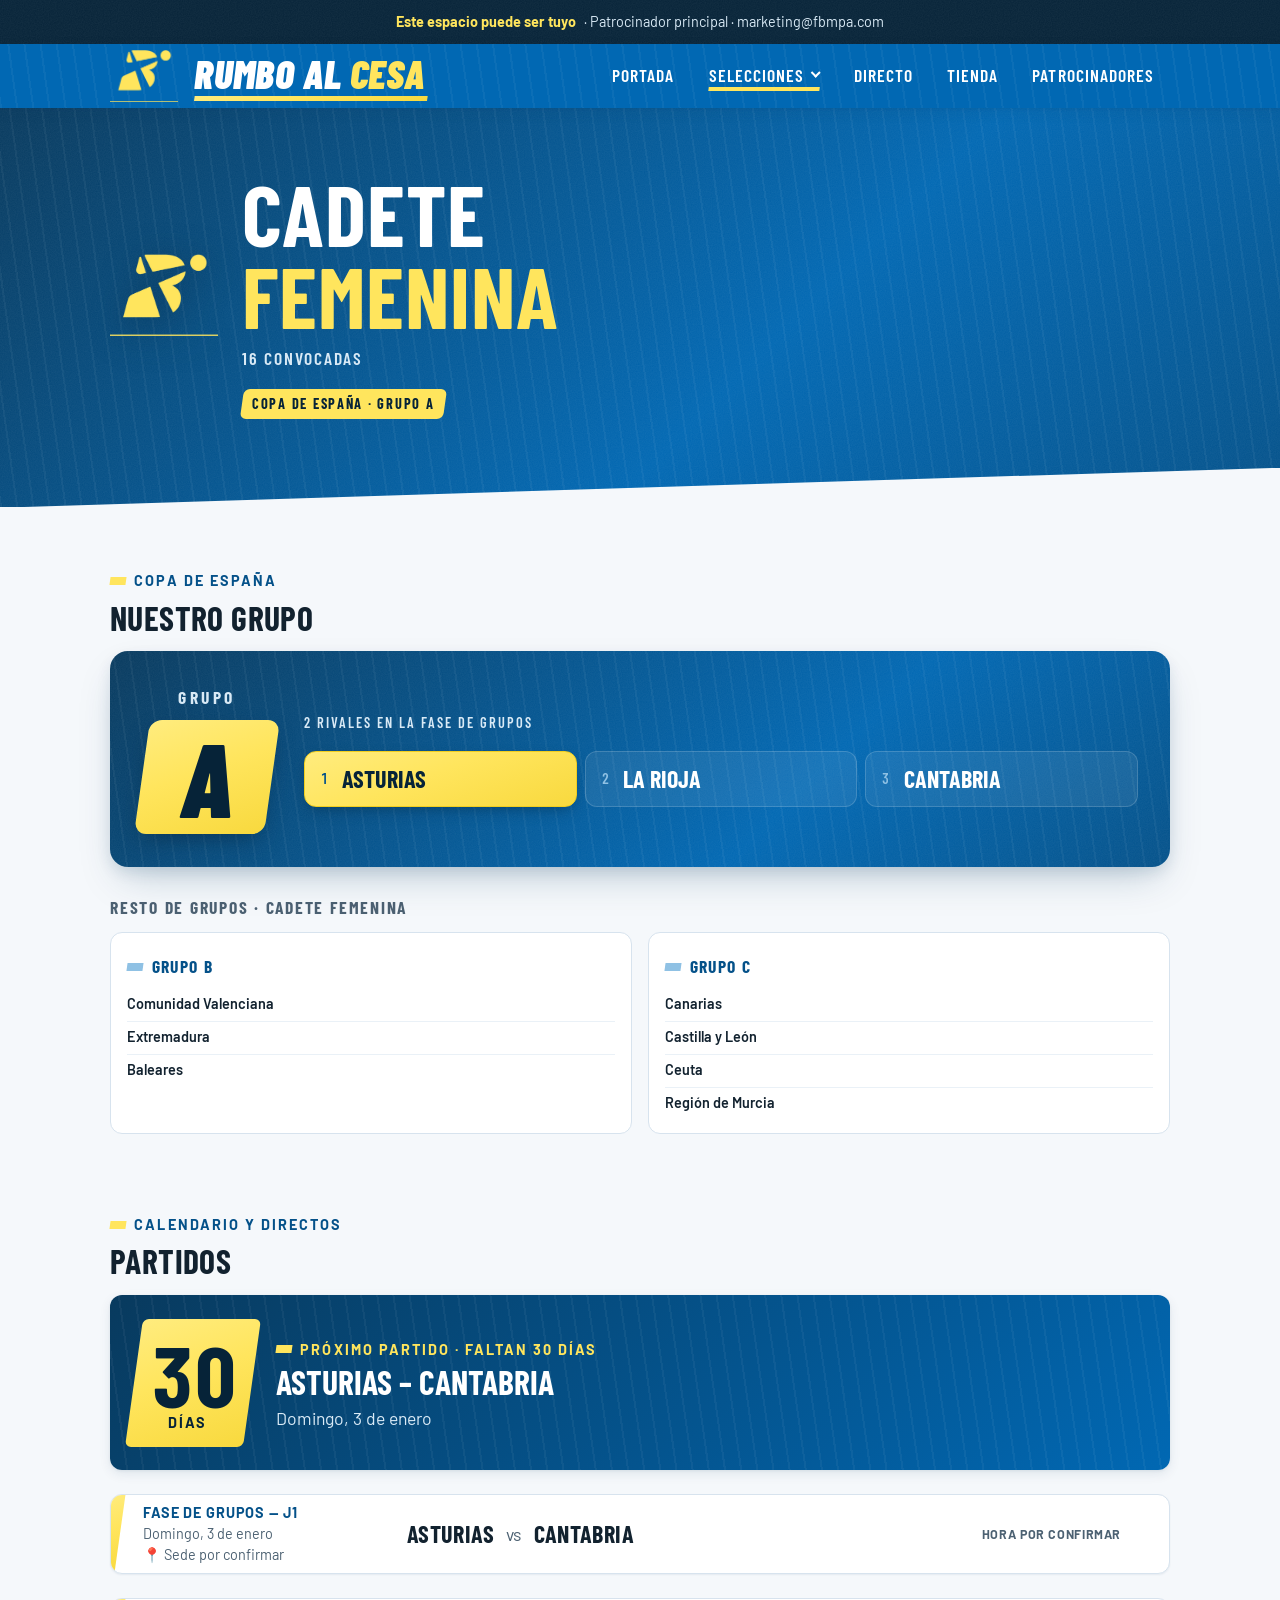
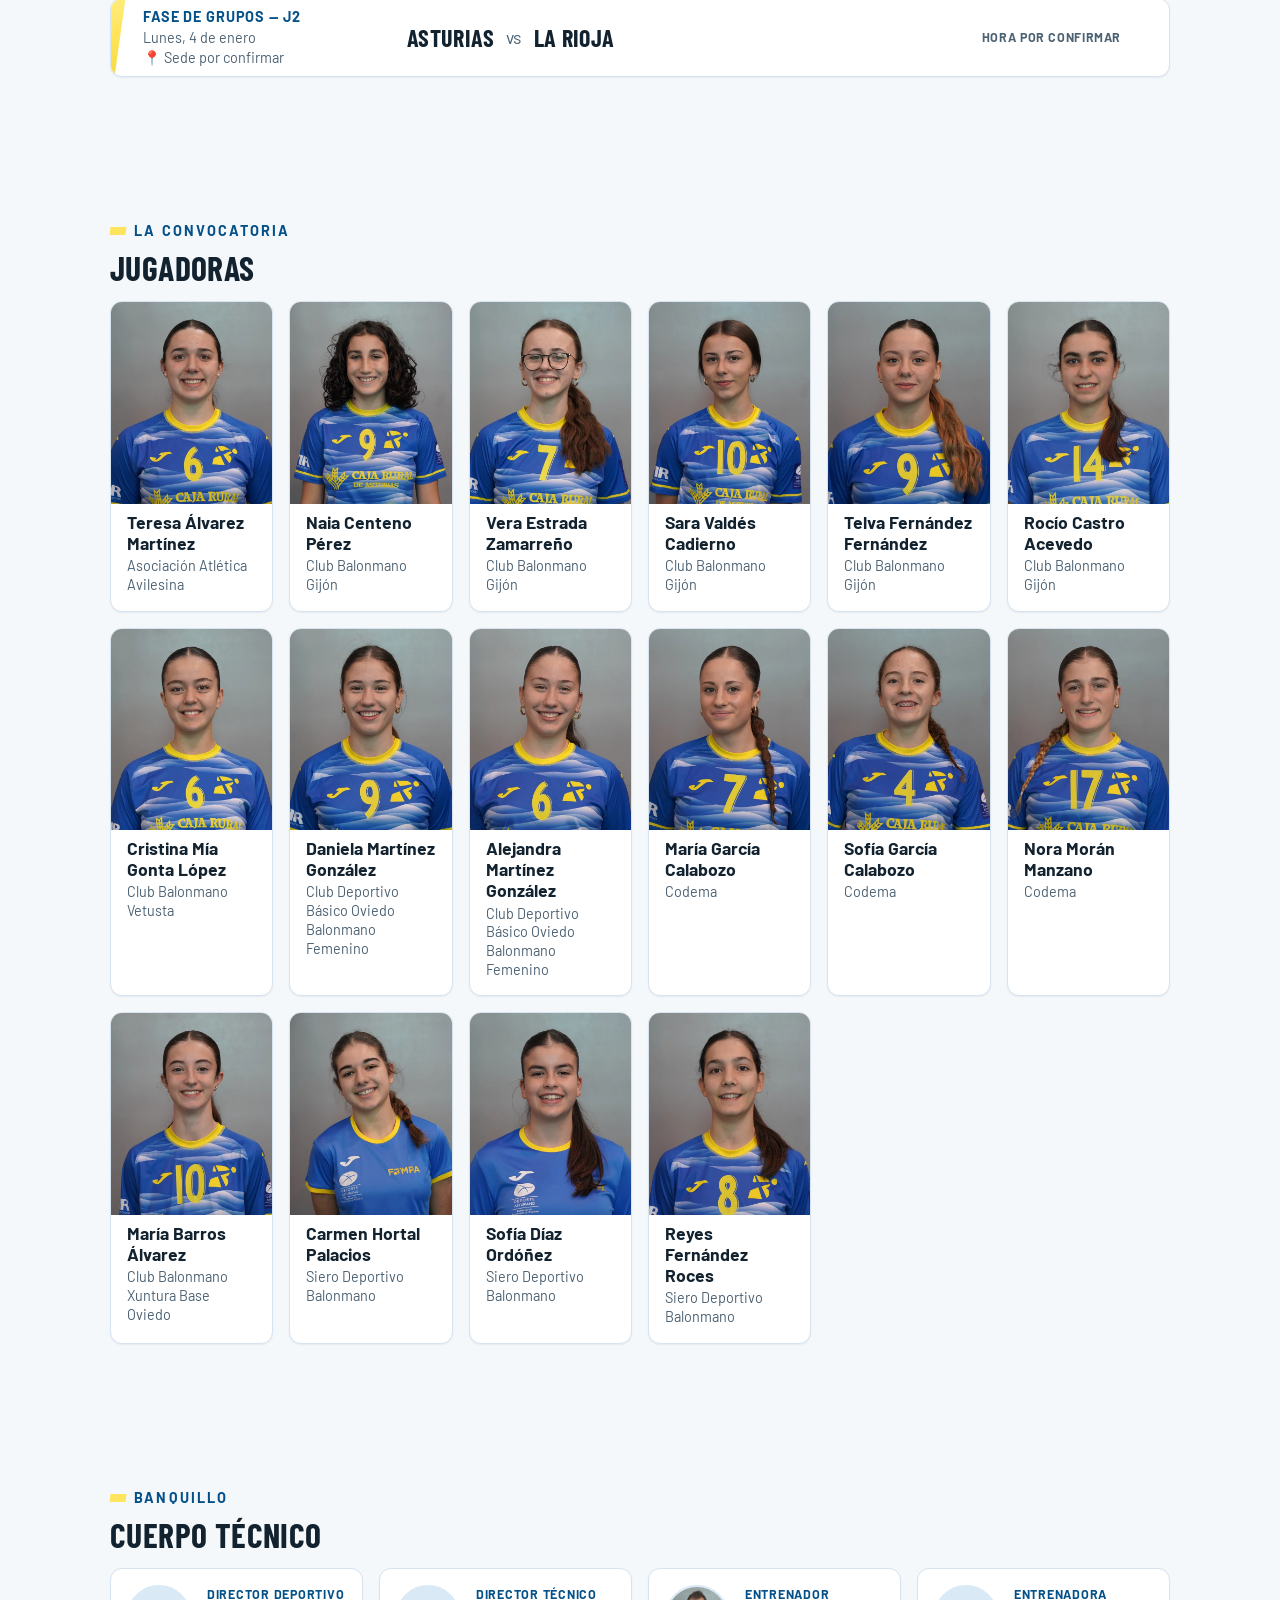
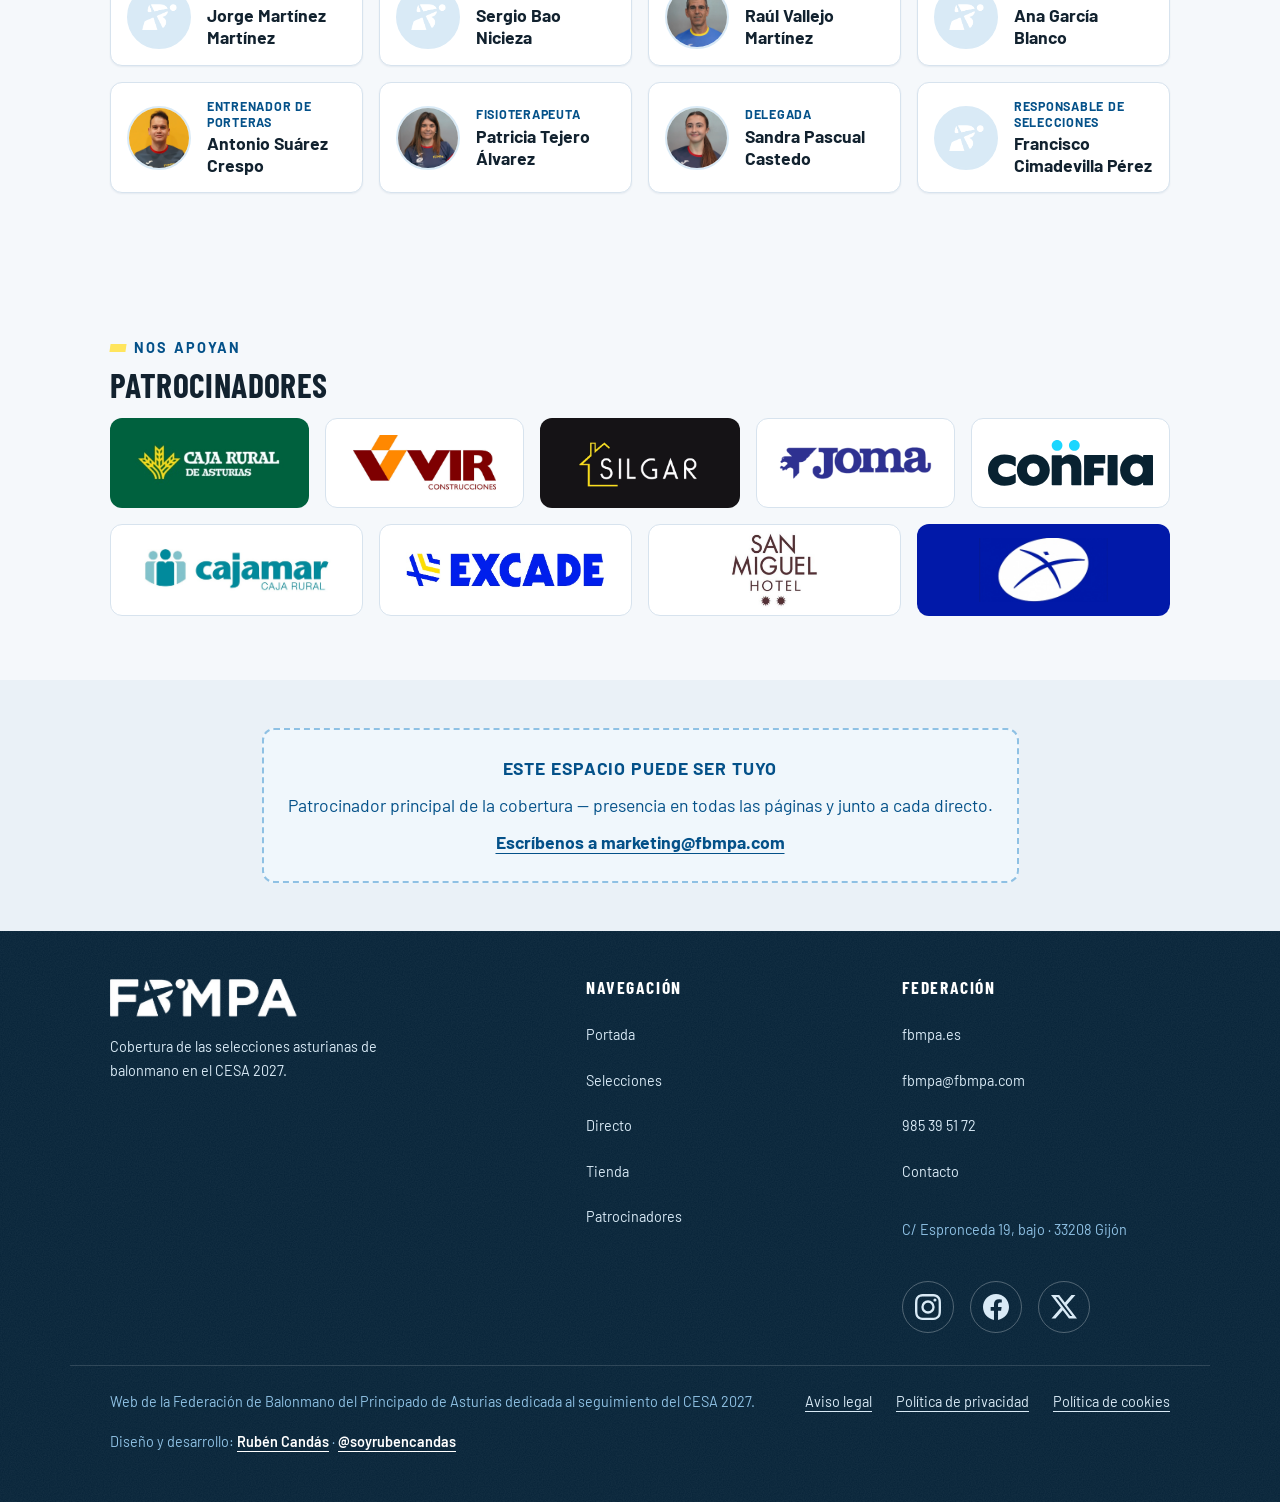
<file: cadete-femenina.html>
<!doctype html>
<html lang="es">
<head>
  <meta charset="utf-8">
  <meta name="viewport" content="width=device-width, initial-scale=1">
  <!-- Seguridad: solo se cargan scripts, estilos, fuentes e imágenes de los orígenes de esta lista -->
  <meta http-equiv="Content-Security-Policy" content="default-src 'self'; script-src 'self' https://static.cloudflareinsights.com; style-src 'self' 'unsafe-inline'; font-src 'self'; img-src 'self' data: https://i.ytimg.com; frame-src https://www.youtube-nocookie.com; connect-src 'self' https://cloudflareinsights.com https://static.cloudflareinsights.com; object-src 'none'; base-uri 'self'; form-action 'none'">
  <meta name="referrer" content="strict-origin-when-cross-origin">
  <title>Cadete Femenina — Asturias, rumbo al CESA</title>
  <meta name="description" content="Selección asturiana cadete femenina de balonmano: convocatoria, calendario, resultados y partidos en directo en el CESA.">
  <link rel="icon" href="favicon.png">
  <link rel="apple-touch-icon" href="img/marca/apple-touch-icon.png">
  <meta property="og:type" content="website">
  <meta property="og:title" content="Cadete Femenina — Asturias, rumbo al CESA">
  <meta property="og:description" content="Selección asturiana cadete femenina de balonmano: convocatoria, calendario, resultados y partidos en directo en el CESA.">
  <link rel="canonical" href="https://rumboalcesa.es/cadete-femenina.html">
  <meta property="og:url" content="https://rumboalcesa.es/cadete-femenina.html">
  <meta property="og:image" content="https://rumboalcesa.es/img/marca/og-cadete-femenina.jpg">
  <meta property="og:image:width" content="1200">
  <meta property="og:image:height" content="630">
  <meta property="og:image:alt" content="Cadete Femenina — Asturias, rumbo al CESA">
  <meta property="og:site_name" content="Asturias, rumbo al CESA">
  <meta property="og:locale" content="es_ES">
  <meta name="twitter:card" content="summary_large_image">
  <link rel="preload" href="fuentes/barlow-condensed-latin-700-normal.woff2" as="font" type="font/woff2" crossorigin>
  <link rel="stylesheet" href="css/estilo.css">
</head>
<body data-pagina="seleccion" data-seleccion="cadete-femenina">
  <main id="contenido"></main>
  <script type="module" src="js/app.js"></script>
  <!-- Cloudflare Web Analytics --><script type='module' src='https://static.cloudflareinsights.com/beacon.min.js' data-cf-beacon='{"token": "34c80d47034f4797ad04a4c31cc7fc55"}'></script><!-- End Cloudflare Web Analytics -->
</body>
</html>
</file>
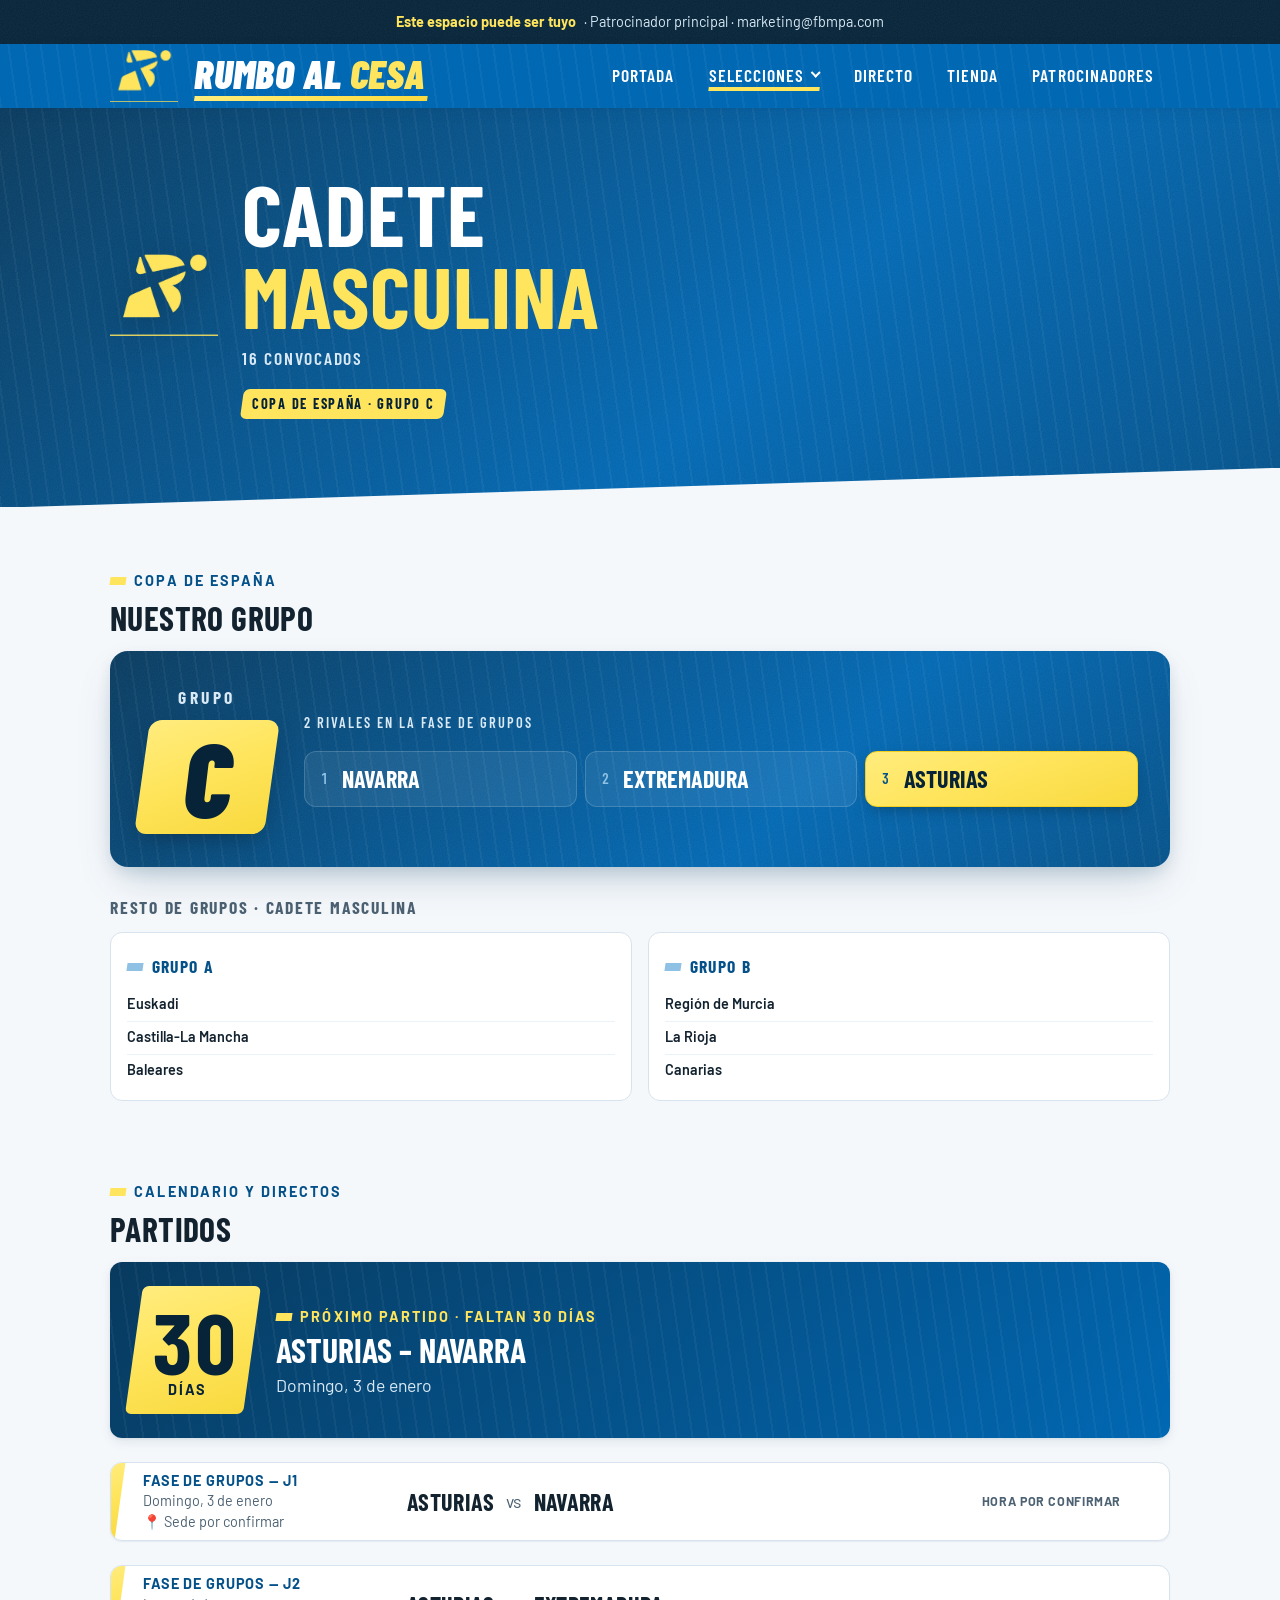
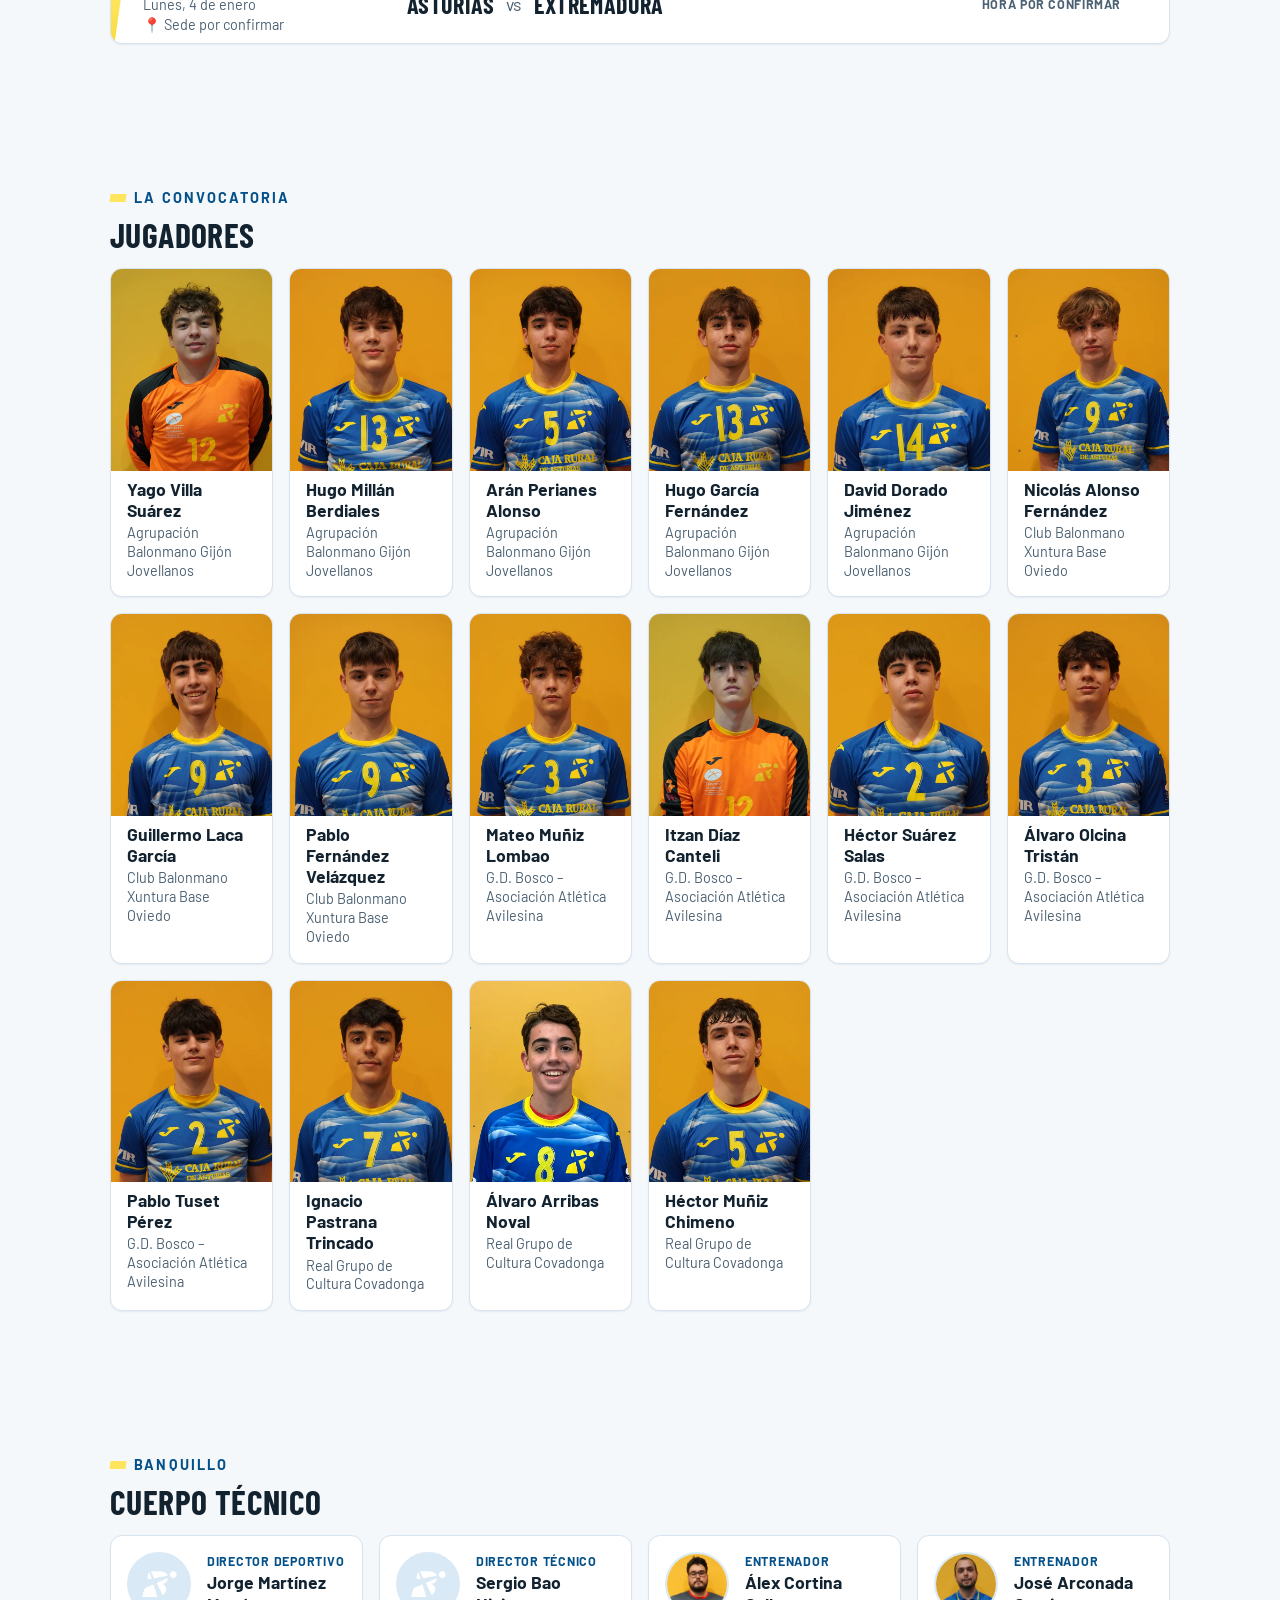
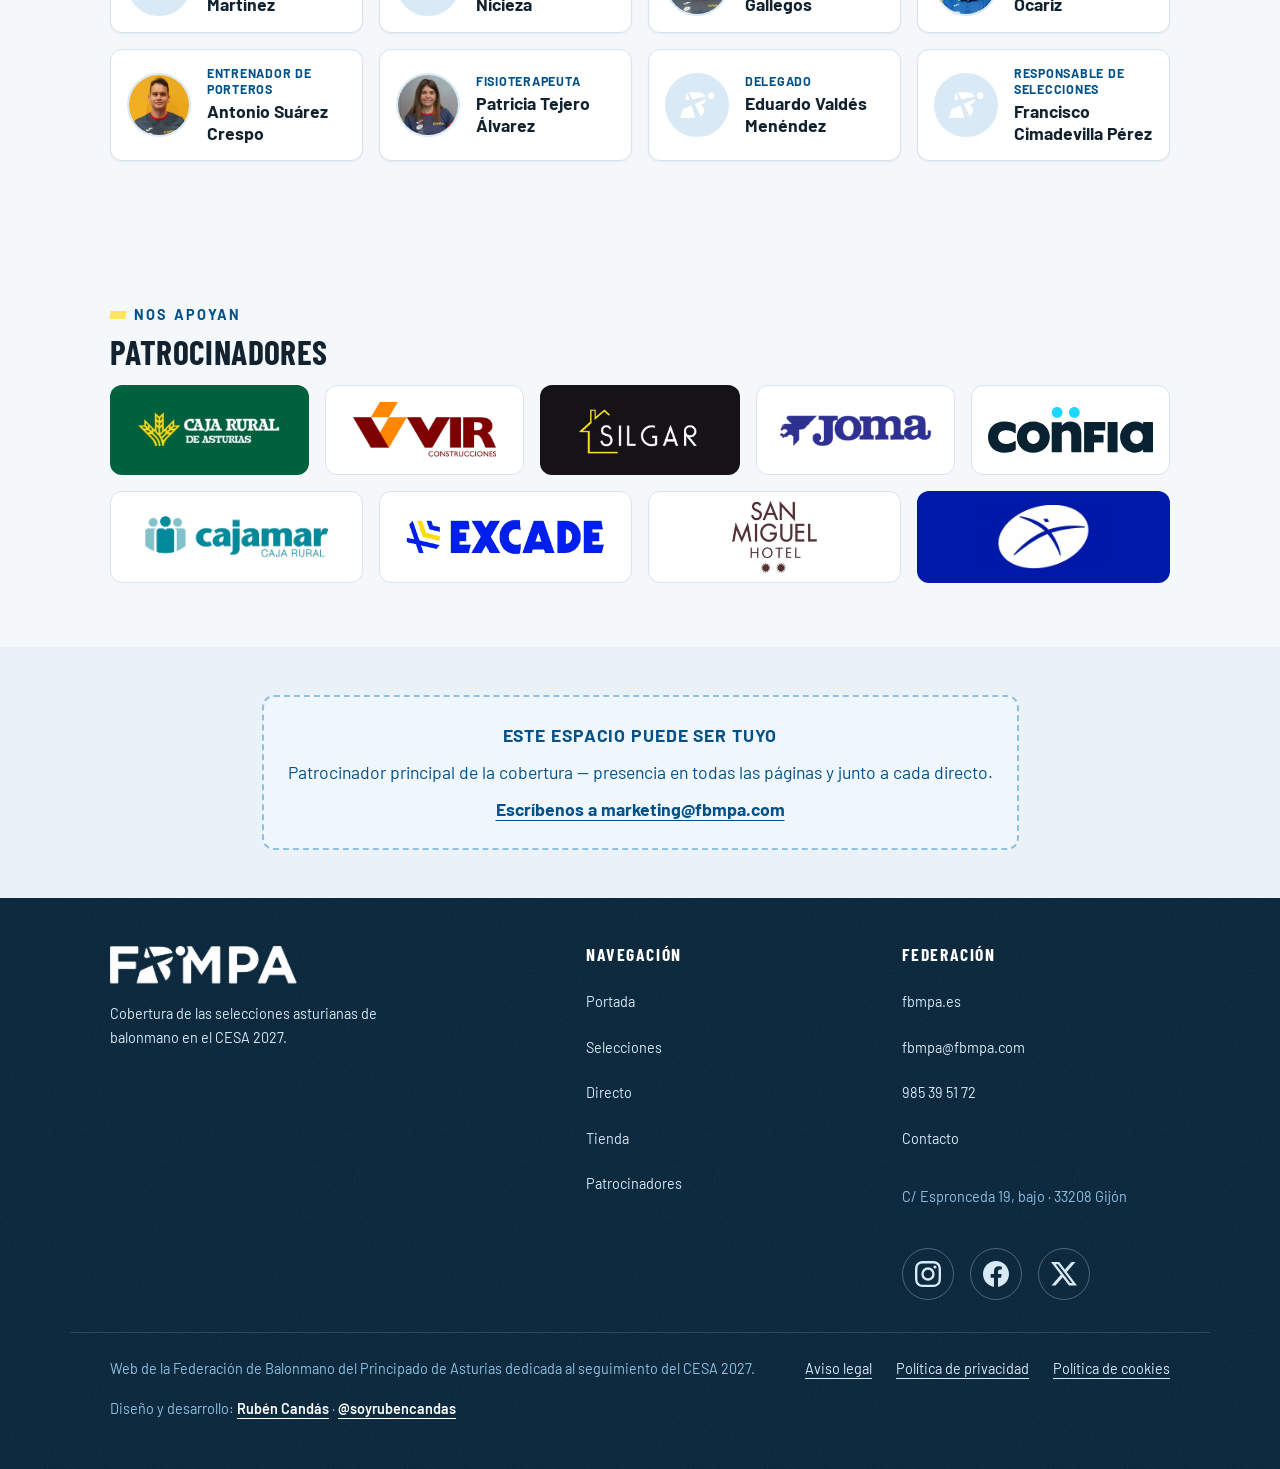
<file: cadete-masculina.html>
<!doctype html>
<html lang="es">
<head>
  <meta charset="utf-8">
  <meta name="viewport" content="width=device-width, initial-scale=1">
  <!-- Seguridad: solo se cargan scripts, estilos, fuentes e imágenes de los orígenes de esta lista -->
  <meta http-equiv="Content-Security-Policy" content="default-src 'self'; script-src 'self' https://static.cloudflareinsights.com; style-src 'self' 'unsafe-inline'; font-src 'self'; img-src 'self' data: https://i.ytimg.com; frame-src https://www.youtube-nocookie.com; connect-src 'self' https://cloudflareinsights.com https://static.cloudflareinsights.com; object-src 'none'; base-uri 'self'; form-action 'none'">
  <meta name="referrer" content="strict-origin-when-cross-origin">
  <title>Cadete Masculina — Asturias, rumbo al CESA</title>
  <meta name="description" content="Selección asturiana cadete masculina de balonmano: convocatoria, calendario, resultados y partidos en directo en el CESA.">
  <link rel="icon" href="favicon.png">
  <link rel="apple-touch-icon" href="img/marca/apple-touch-icon.png">
  <meta property="og:type" content="website">
  <meta property="og:title" content="Cadete Masculina — Asturias, rumbo al CESA">
  <meta property="og:description" content="Selección asturiana cadete masculina de balonmano: convocatoria, calendario, resultados y partidos en directo en el CESA.">
  <link rel="canonical" href="https://rumboalcesa.es/cadete-masculina.html">
  <meta property="og:url" content="https://rumboalcesa.es/cadete-masculina.html">
  <meta property="og:image" content="https://rumboalcesa.es/img/marca/og-cadete-masculina.jpg">
  <meta property="og:image:width" content="1200">
  <meta property="og:image:height" content="630">
  <meta property="og:image:alt" content="Cadete Masculina — Asturias, rumbo al CESA">
  <meta property="og:site_name" content="Asturias, rumbo al CESA">
  <meta property="og:locale" content="es_ES">
  <meta name="twitter:card" content="summary_large_image">
  <link rel="preload" href="fuentes/barlow-condensed-latin-700-normal.woff2" as="font" type="font/woff2" crossorigin>
  <link rel="stylesheet" href="css/estilo.css">
</head>
<body data-pagina="seleccion" data-seleccion="cadete-masculina">
  <main id="contenido"></main>
  <script type="module" src="js/app.js"></script>
  <!-- Cloudflare Web Analytics --><script type='module' src='https://static.cloudflareinsights.com/beacon.min.js' data-cf-beacon='{"token": "34c80d47034f4797ad04a4c31cc7fc55"}'></script><!-- End Cloudflare Web Analytics -->
</body>
</html>
</file>
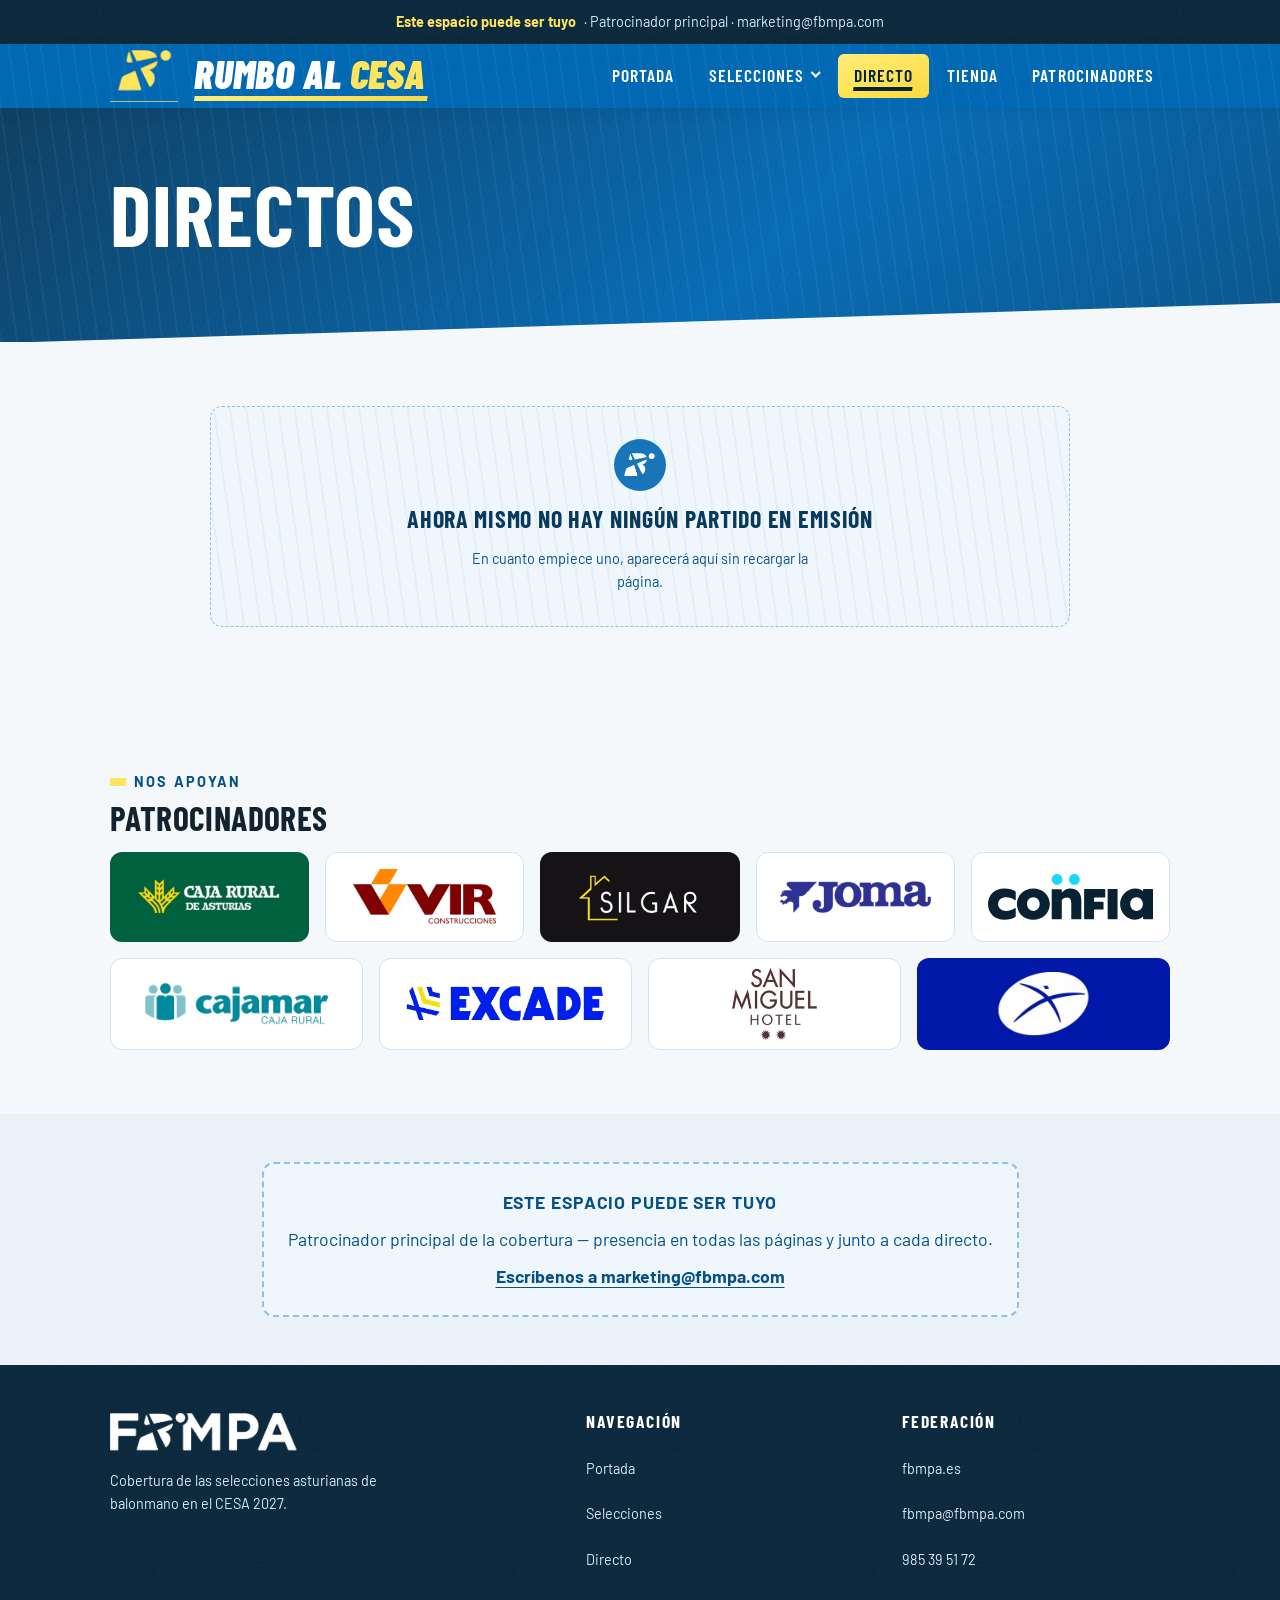
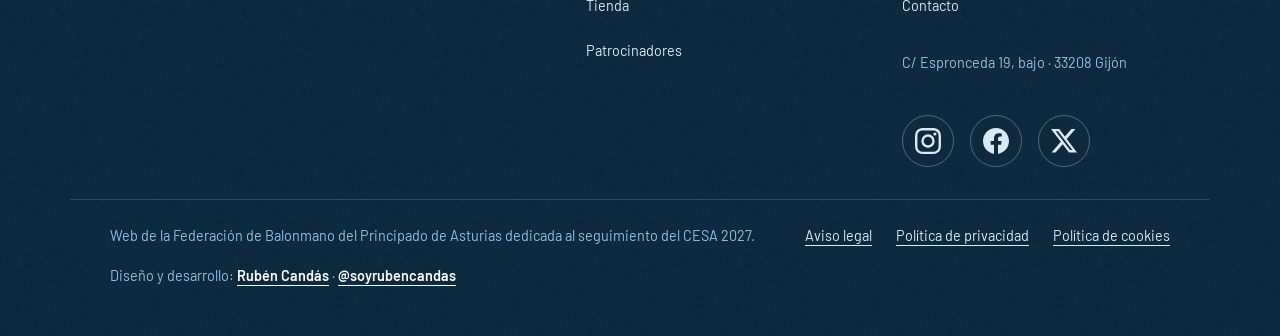
<file: directo.html>
<!doctype html>
<html lang="es">
<head>
  <meta charset="utf-8">
  <meta name="viewport" content="width=device-width, initial-scale=1">
  <!-- Seguridad: solo se cargan scripts, estilos, fuentes e imágenes de los orígenes de esta lista -->
  <meta http-equiv="Content-Security-Policy" content="default-src 'self'; script-src 'self' https://static.cloudflareinsights.com; style-src 'self' 'unsafe-inline'; font-src 'self'; img-src 'self' data: https://i.ytimg.com; frame-src https://www.youtube-nocookie.com; connect-src 'self' https://cloudflareinsights.com https://static.cloudflareinsights.com; object-src 'none'; base-uri 'self'; form-action 'none'">
  <meta name="referrer" content="strict-origin-when-cross-origin">
  <title>En directo — Asturias, rumbo al CESA</title>
  <meta name="description" content="Los partidos de las selecciones asturianas de balonmano en directo durante el CESA.">
  <link rel="icon" href="favicon.png">
  <link rel="apple-touch-icon" href="img/marca/apple-touch-icon.png">
  <meta property="og:type" content="website">
  <meta property="og:title" content="En directo — Asturias, rumbo al CESA">
  <meta property="og:description" content="Los partidos de las selecciones asturianas de balonmano en directo durante el CESA.">
  <link rel="canonical" href="https://rumboalcesa.es/directo.html">
  <meta property="og:url" content="https://rumboalcesa.es/directo.html">
  <meta property="og:image" content="https://rumboalcesa.es/img/marca/og-default.jpg">
  <meta property="og:image:width" content="1200">
  <meta property="og:image:height" content="630">
  <meta property="og:image:alt" content="Asturias, rumbo al CESA">
  <meta property="og:site_name" content="Asturias, rumbo al CESA">
  <meta property="og:locale" content="es_ES">
  <meta name="twitter:card" content="summary_large_image">
  <link rel="preload" href="fuentes/barlow-condensed-latin-700-normal.woff2" as="font" type="font/woff2" crossorigin>
  <link rel="stylesheet" href="css/estilo.css">
</head>
<body data-pagina="directo">
  <main id="contenido"></main>
  <script type="module" src="js/app.js"></script>
  <!-- Cloudflare Web Analytics --><script type='module' src='https://static.cloudflareinsights.com/beacon.min.js' data-cf-beacon='{"token": "34c80d47034f4797ad04a4c31cc7fc55"}'></script><!-- End Cloudflare Web Analytics -->
</body>
</html>
</file>
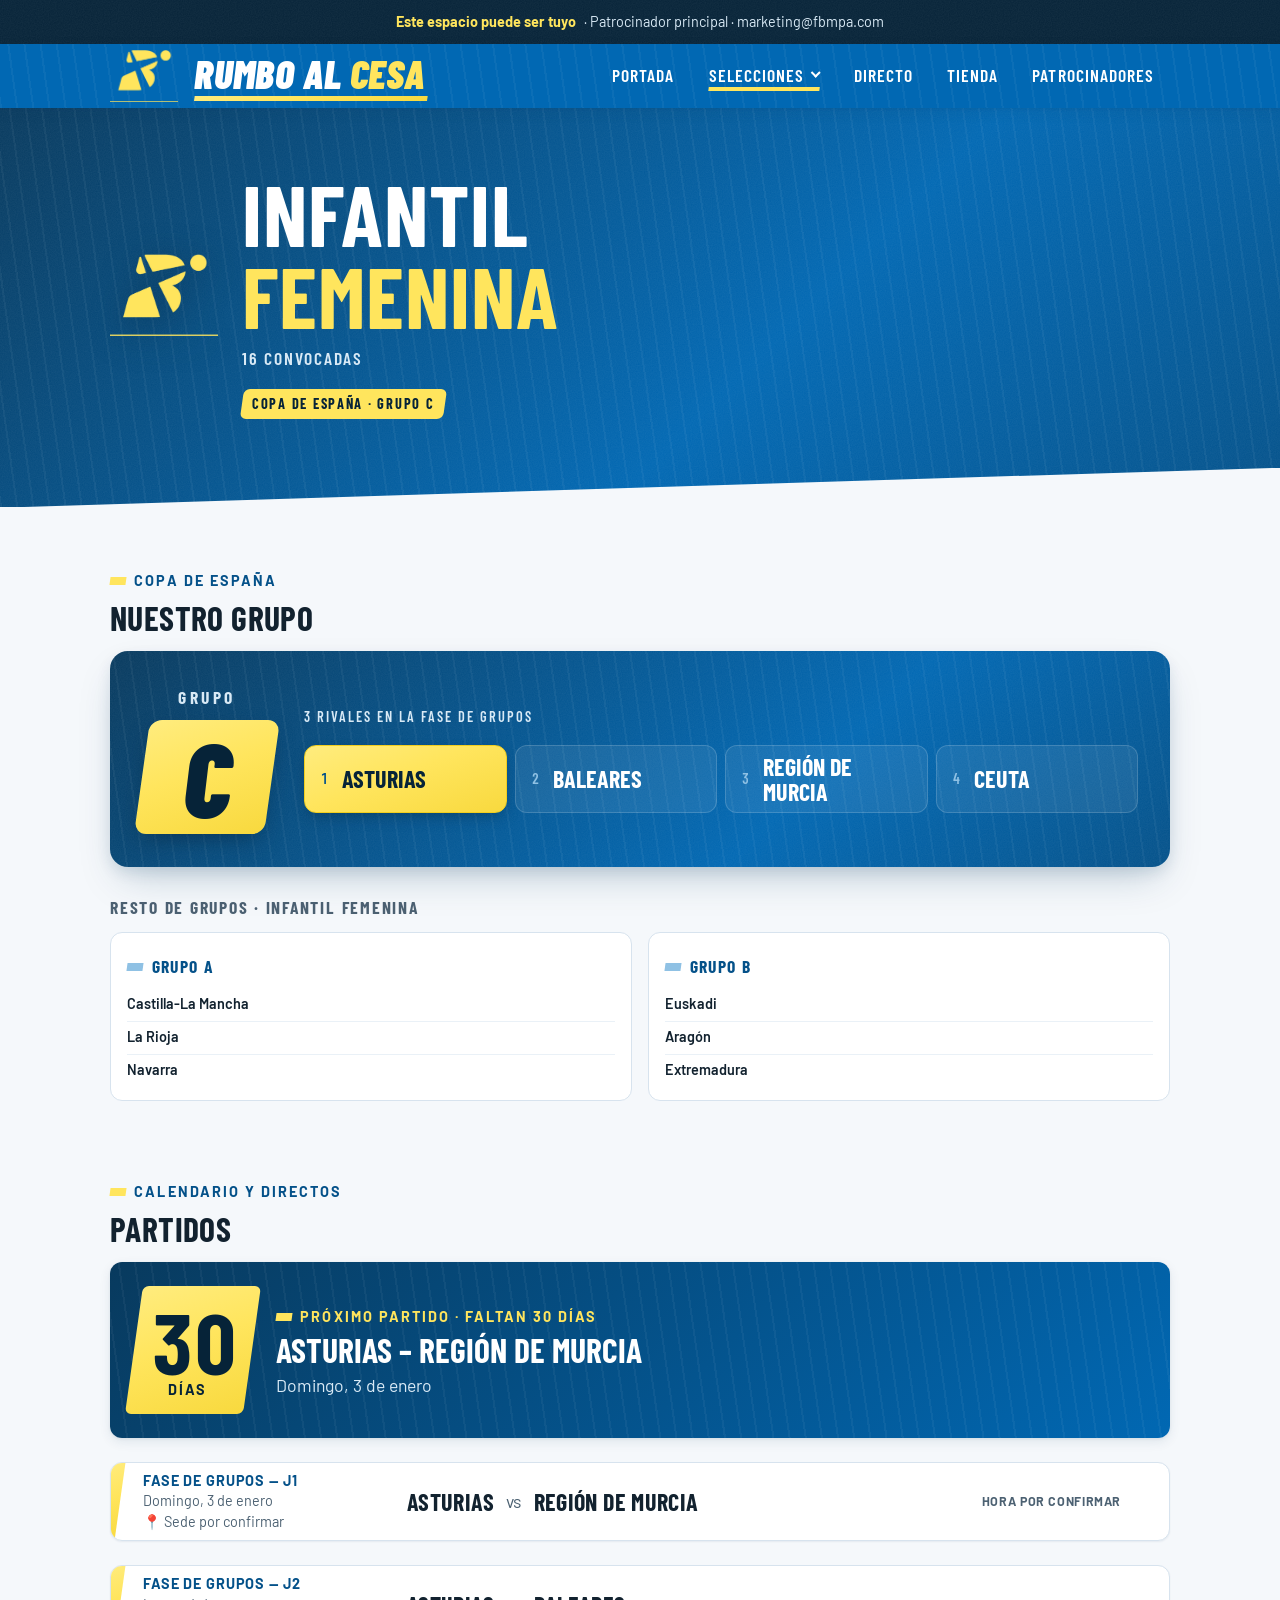
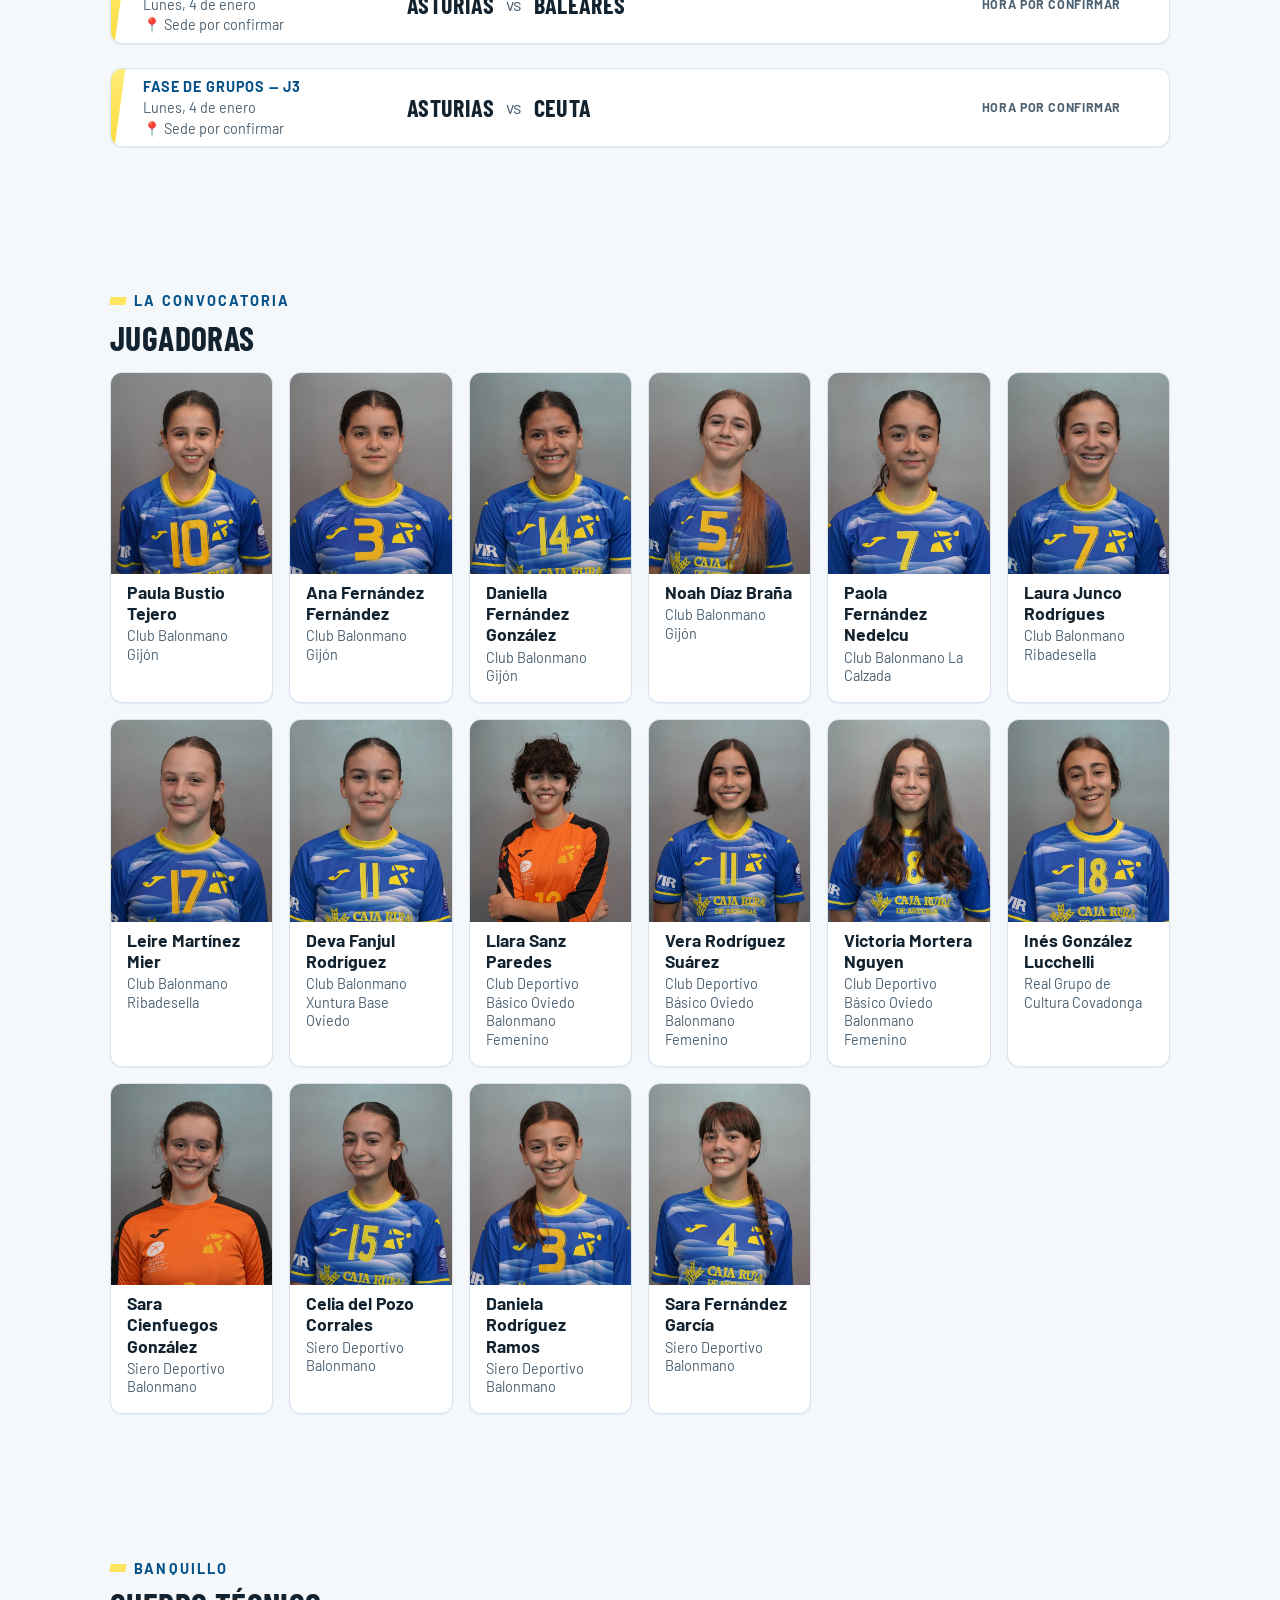
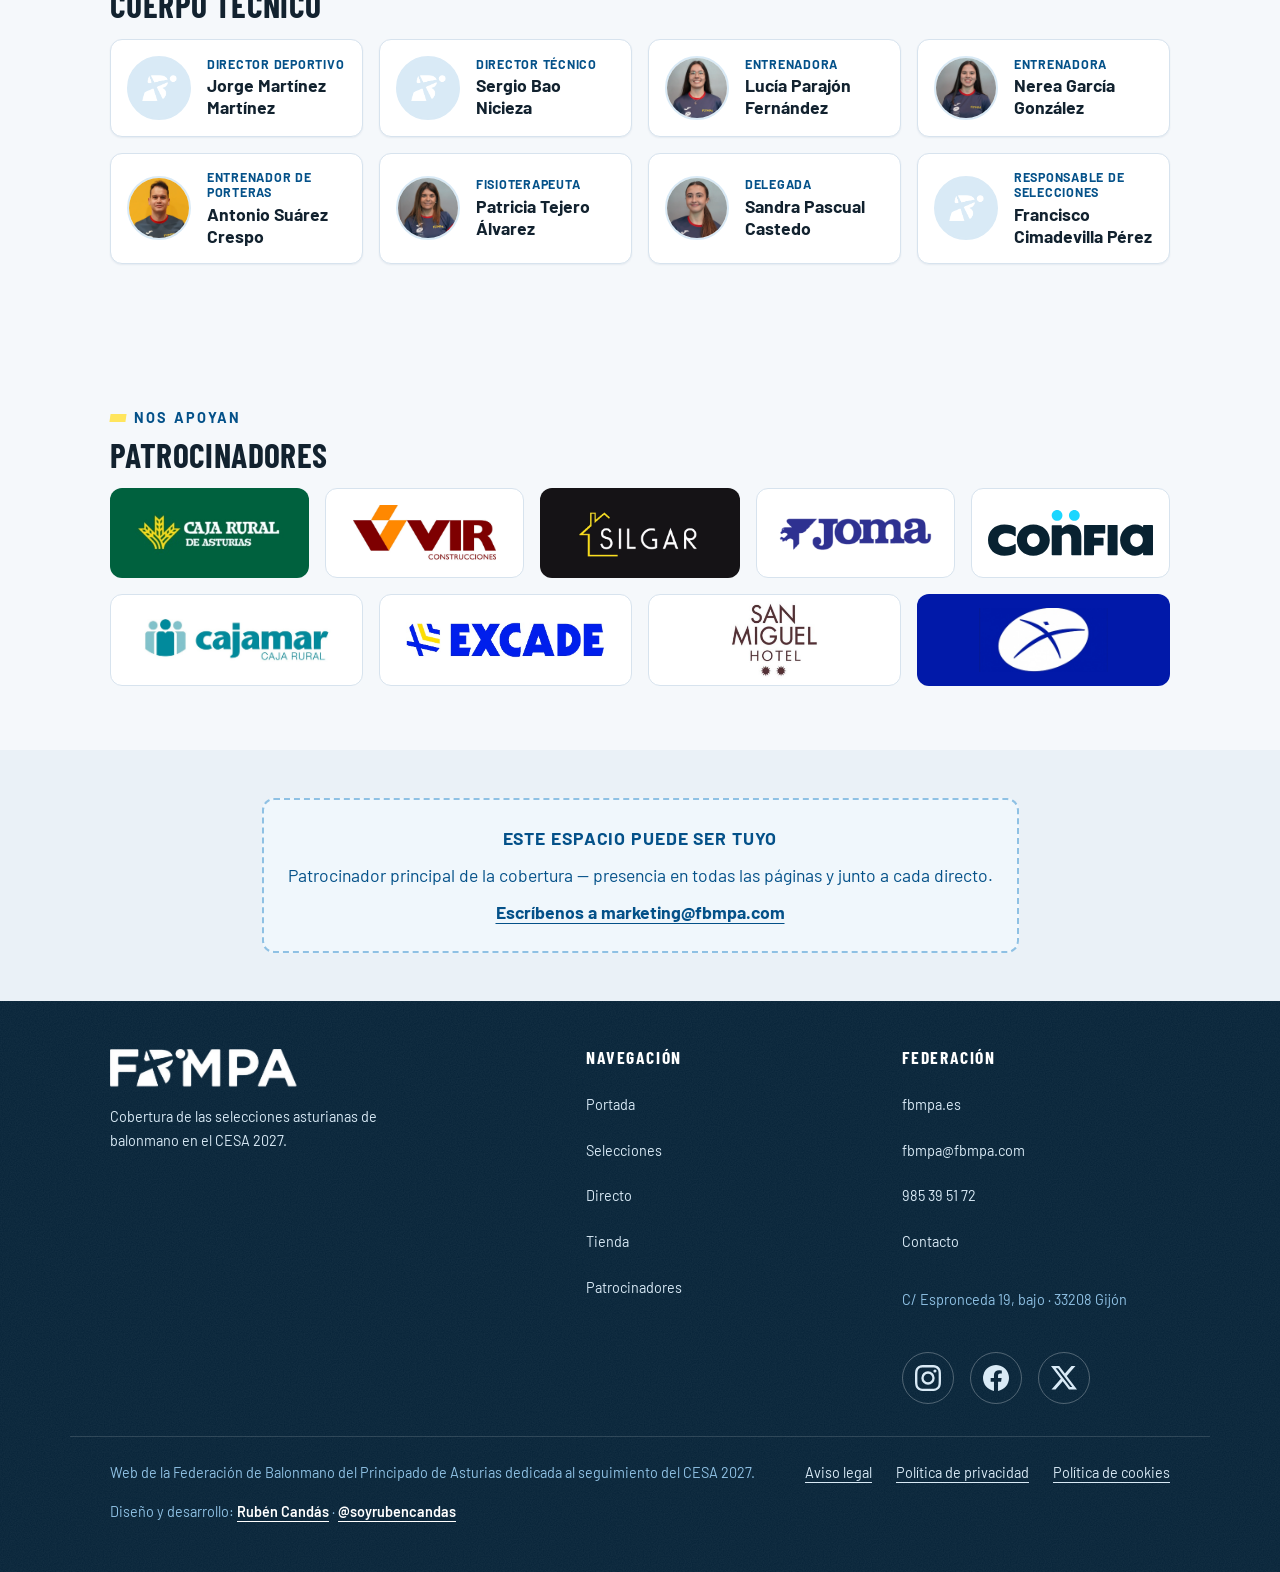
<file: infantil-femenina.html>
<!doctype html>
<html lang="es">
<head>
  <meta charset="utf-8">
  <meta name="viewport" content="width=device-width, initial-scale=1">
  <!-- Seguridad: solo se cargan scripts, estilos, fuentes e imágenes de los orígenes de esta lista -->
  <meta http-equiv="Content-Security-Policy" content="default-src 'self'; script-src 'self' https://static.cloudflareinsights.com; style-src 'self' 'unsafe-inline'; font-src 'self'; img-src 'self' data: https://i.ytimg.com; frame-src https://www.youtube-nocookie.com; connect-src 'self' https://cloudflareinsights.com https://static.cloudflareinsights.com; object-src 'none'; base-uri 'self'; form-action 'none'">
  <meta name="referrer" content="strict-origin-when-cross-origin">
  <title>Infantil Femenina — Asturias, rumbo al CESA</title>
  <meta name="description" content="Selección asturiana infantil femenina de balonmano: convocatoria, calendario, resultados y partidos en directo en el CESA.">
  <link rel="icon" href="favicon.png">
  <link rel="apple-touch-icon" href="img/marca/apple-touch-icon.png">
  <meta property="og:type" content="website">
  <meta property="og:title" content="Infantil Femenina — Asturias, rumbo al CESA">
  <meta property="og:description" content="Selección asturiana infantil femenina de balonmano: convocatoria, calendario, resultados y partidos en directo en el CESA.">
  <link rel="canonical" href="https://rumboalcesa.es/infantil-femenina.html">
  <meta property="og:url" content="https://rumboalcesa.es/infantil-femenina.html">
  <meta property="og:image" content="https://rumboalcesa.es/img/marca/og-infantil-femenina.jpg">
  <meta property="og:image:width" content="1200">
  <meta property="og:image:height" content="630">
  <meta property="og:image:alt" content="Infantil Femenina — Asturias, rumbo al CESA">
  <meta property="og:site_name" content="Asturias, rumbo al CESA">
  <meta property="og:locale" content="es_ES">
  <meta name="twitter:card" content="summary_large_image">
  <link rel="preload" href="fuentes/barlow-condensed-latin-700-normal.woff2" as="font" type="font/woff2" crossorigin>
  <link rel="stylesheet" href="css/estilo.css">
</head>
<body data-pagina="seleccion" data-seleccion="infantil-femenina">
  <main id="contenido"></main>
  <script type="module" src="js/app.js"></script>
  <!-- Cloudflare Web Analytics --><script type='module' src='https://static.cloudflareinsights.com/beacon.min.js' data-cf-beacon='{"token": "34c80d47034f4797ad04a4c31cc7fc55"}'></script><!-- End Cloudflare Web Analytics -->
</body>
</html>
</file>
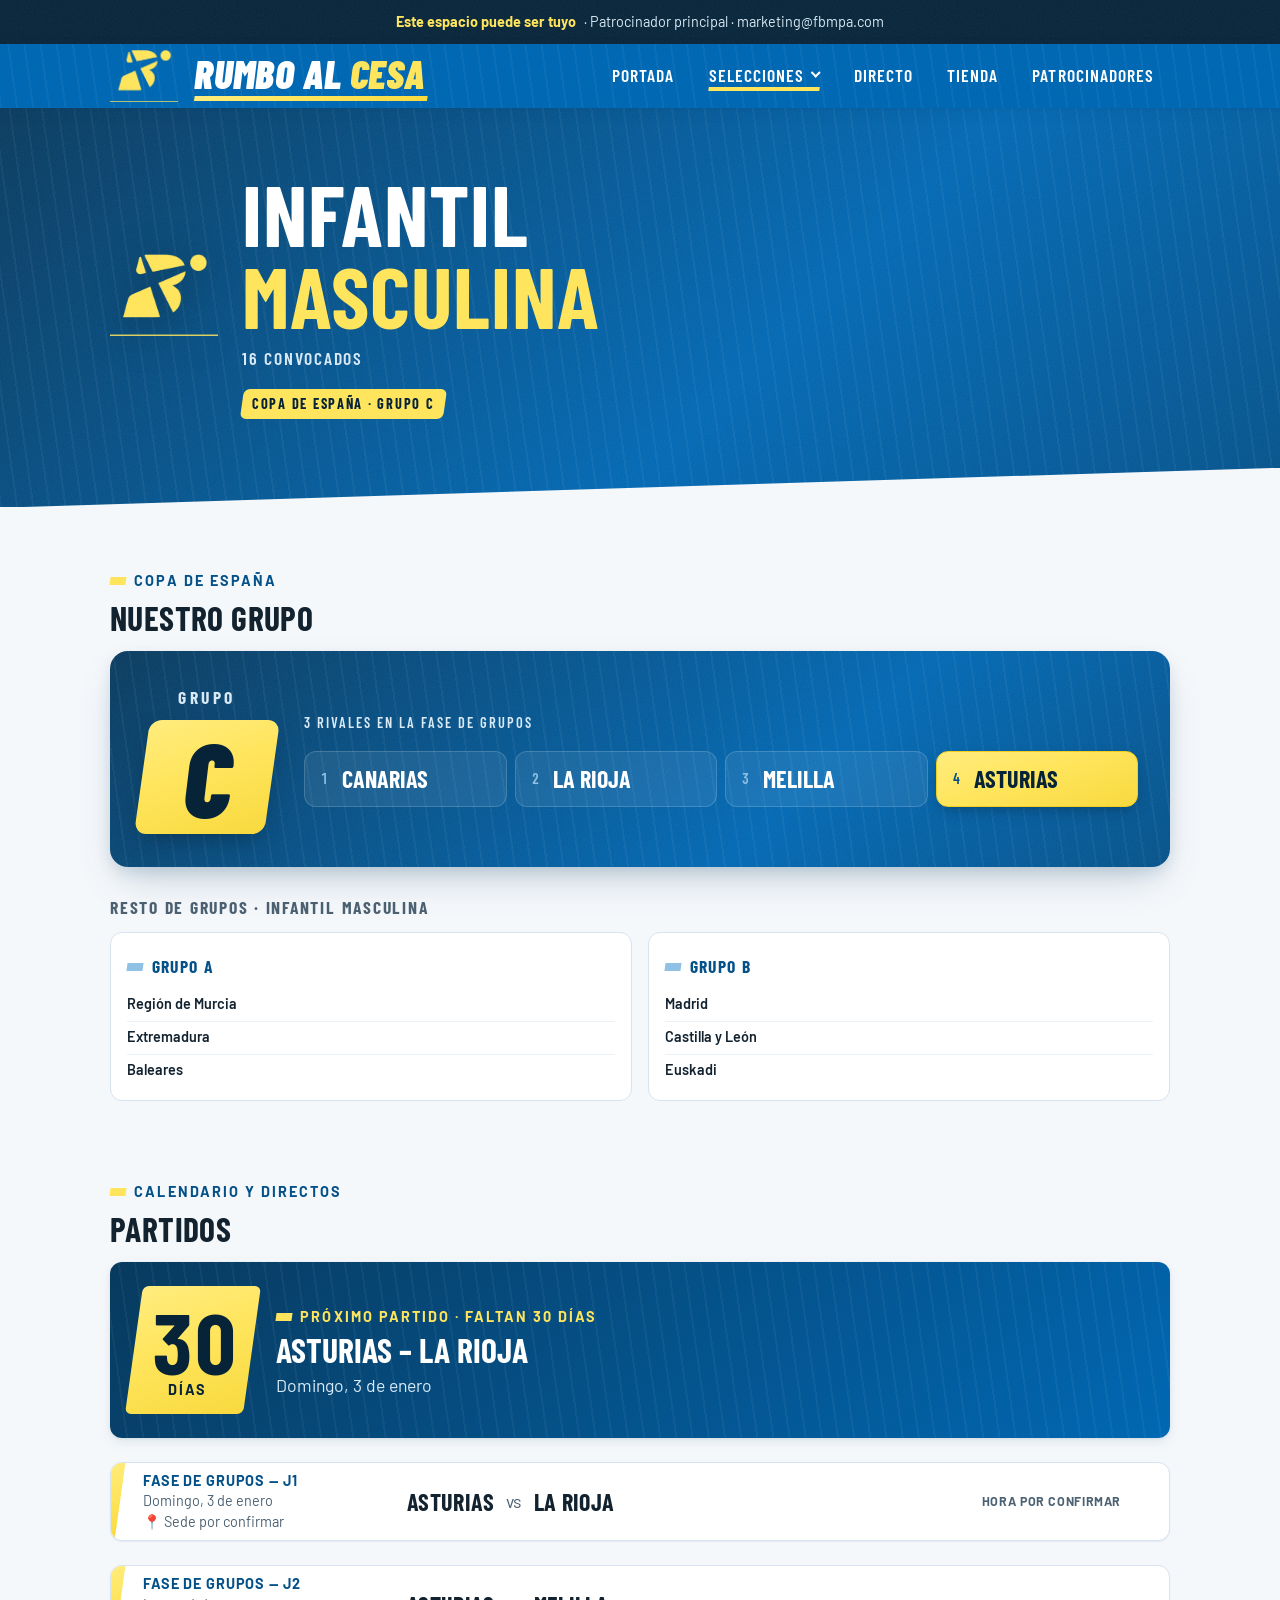
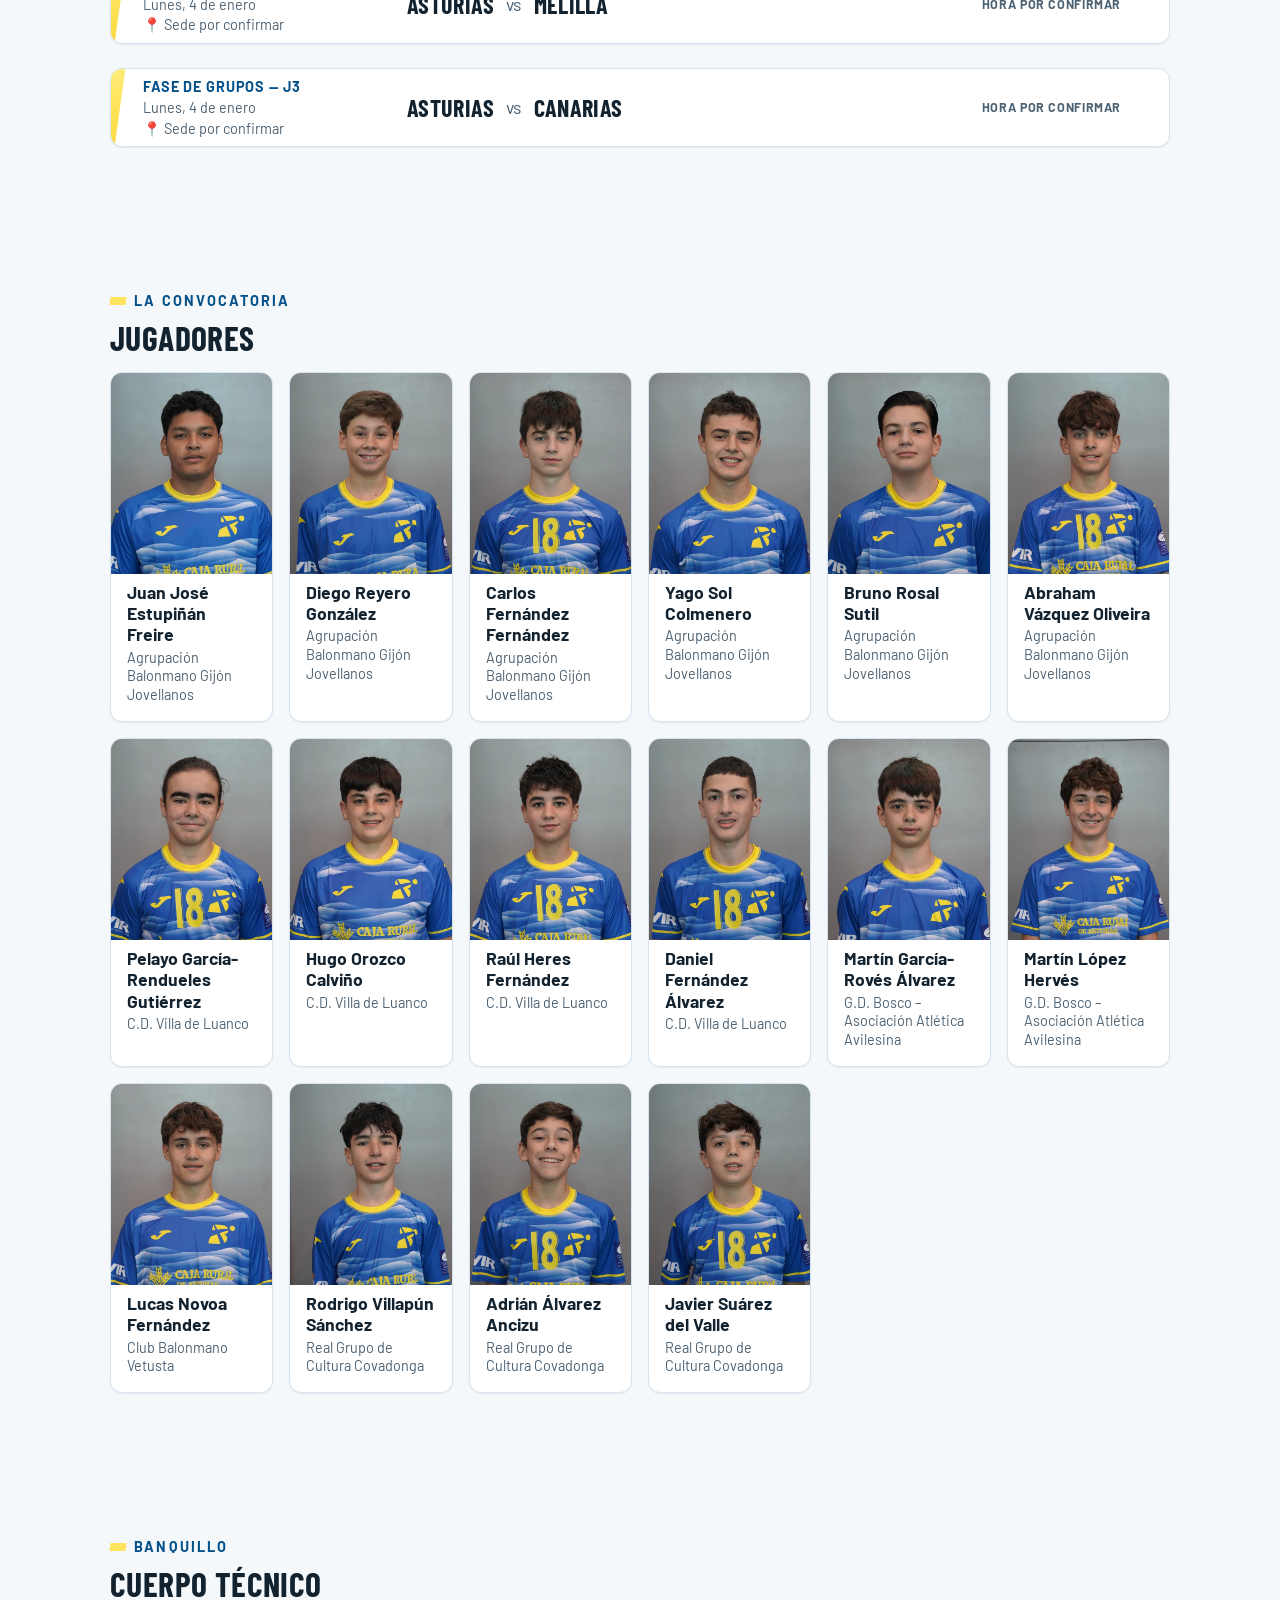
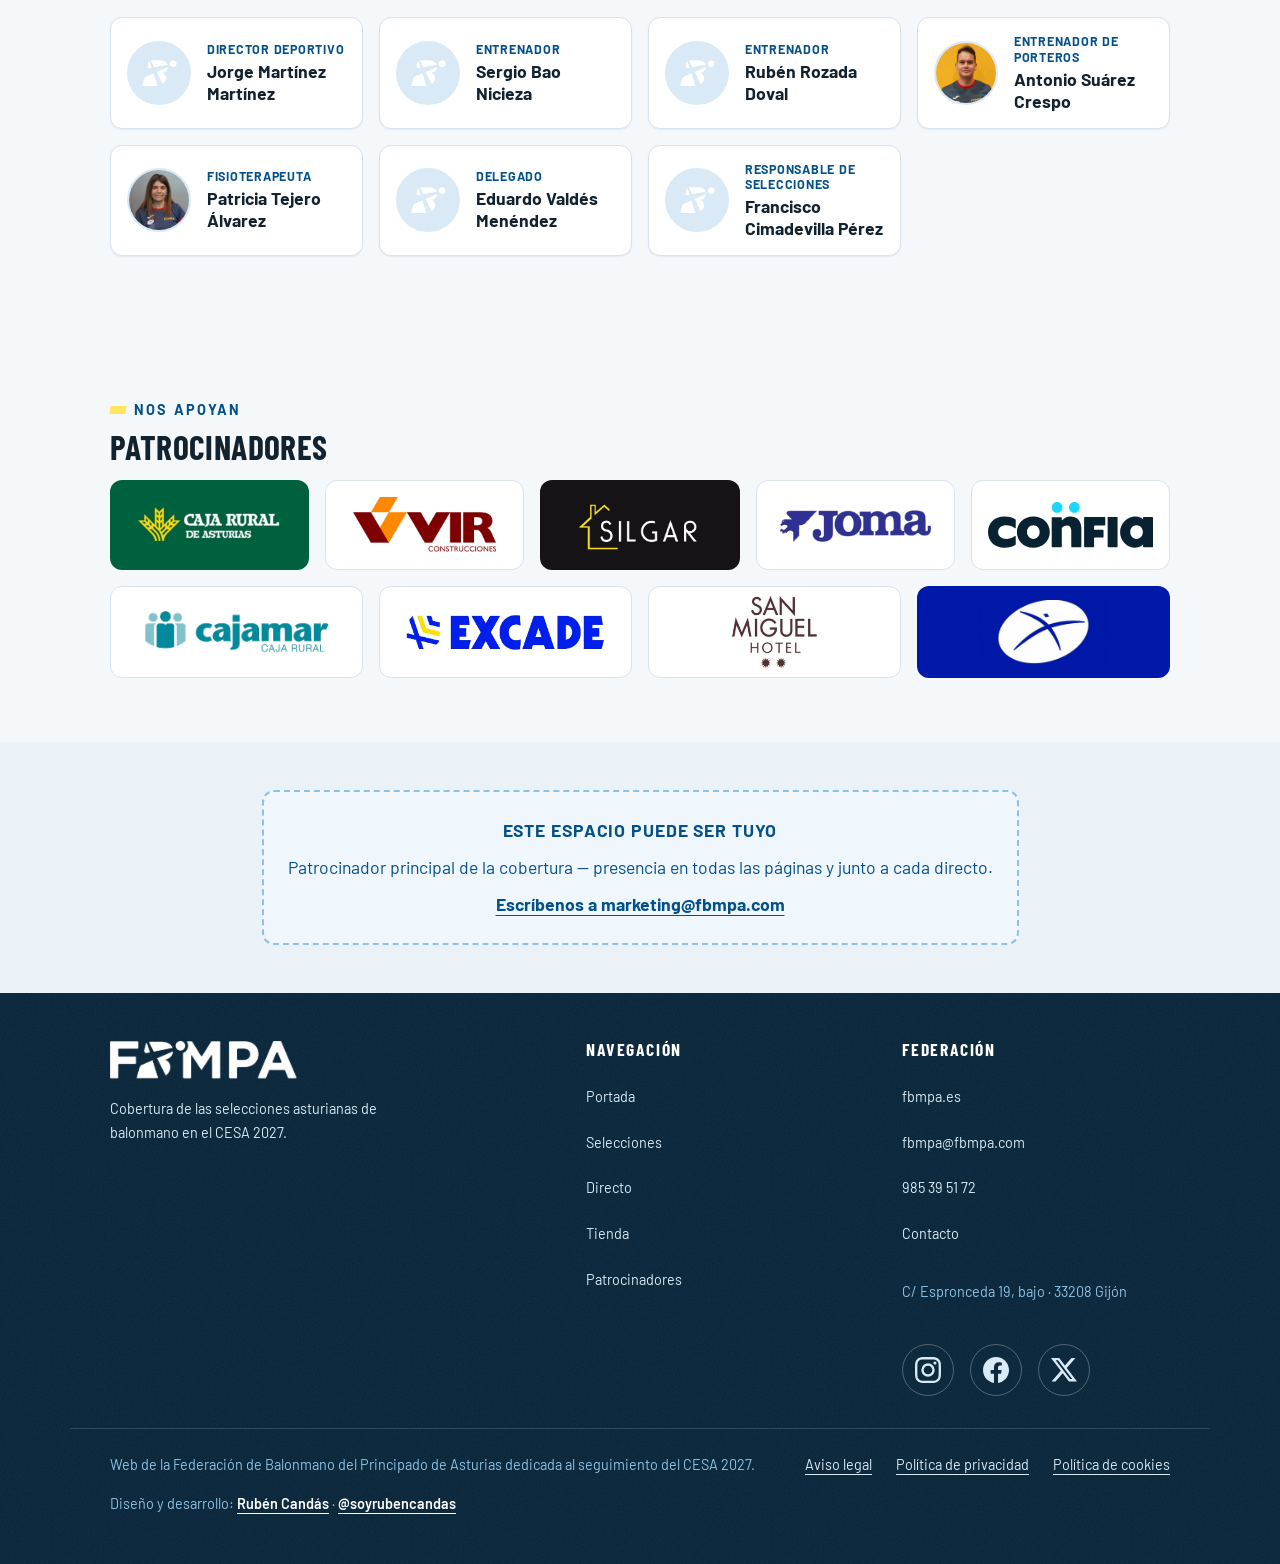
<file: infantil-masculina.html>
<!doctype html>
<html lang="es">
<head>
  <meta charset="utf-8">
  <meta name="viewport" content="width=device-width, initial-scale=1">
  <!-- Seguridad: solo se cargan scripts, estilos, fuentes e imágenes de los orígenes de esta lista -->
  <meta http-equiv="Content-Security-Policy" content="default-src 'self'; script-src 'self' https://static.cloudflareinsights.com; style-src 'self' 'unsafe-inline'; font-src 'self'; img-src 'self' data: https://i.ytimg.com; frame-src https://www.youtube-nocookie.com; connect-src 'self' https://cloudflareinsights.com https://static.cloudflareinsights.com; object-src 'none'; base-uri 'self'; form-action 'none'">
  <meta name="referrer" content="strict-origin-when-cross-origin">
  <title>Infantil Masculina — Asturias, rumbo al CESA</title>
  <meta name="description" content="Selección asturiana infantil masculina de balonmano: convocatoria, calendario, resultados y partidos en directo en el CESA.">
  <link rel="icon" href="favicon.png">
  <link rel="apple-touch-icon" href="img/marca/apple-touch-icon.png">
  <meta property="og:type" content="website">
  <meta property="og:title" content="Infantil Masculina — Asturias, rumbo al CESA">
  <meta property="og:description" content="Selección asturiana infantil masculina de balonmano: convocatoria, calendario, resultados y partidos en directo en el CESA.">
  <link rel="canonical" href="https://rumboalcesa.es/infantil-masculina.html">
  <meta property="og:url" content="https://rumboalcesa.es/infantil-masculina.html">
  <meta property="og:image" content="https://rumboalcesa.es/img/marca/og-infantil-masculina.jpg">
  <meta property="og:image:width" content="1200">
  <meta property="og:image:height" content="630">
  <meta property="og:image:alt" content="Infantil Masculina — Asturias, rumbo al CESA">
  <meta property="og:site_name" content="Asturias, rumbo al CESA">
  <meta property="og:locale" content="es_ES">
  <meta name="twitter:card" content="summary_large_image">
  <link rel="preload" href="fuentes/barlow-condensed-latin-700-normal.woff2" as="font" type="font/woff2" crossorigin>
  <link rel="stylesheet" href="css/estilo.css">
</head>
<body data-pagina="seleccion" data-seleccion="infantil-masculina">
  <main id="contenido"></main>
  <script type="module" src="js/app.js"></script>
  <!-- Cloudflare Web Analytics --><script type='module' src='https://static.cloudflareinsights.com/beacon.min.js' data-cf-beacon='{"token": "34c80d47034f4797ad04a4c31cc7fc55"}'></script><!-- End Cloudflare Web Analytics -->
</body>
</html>
</file>
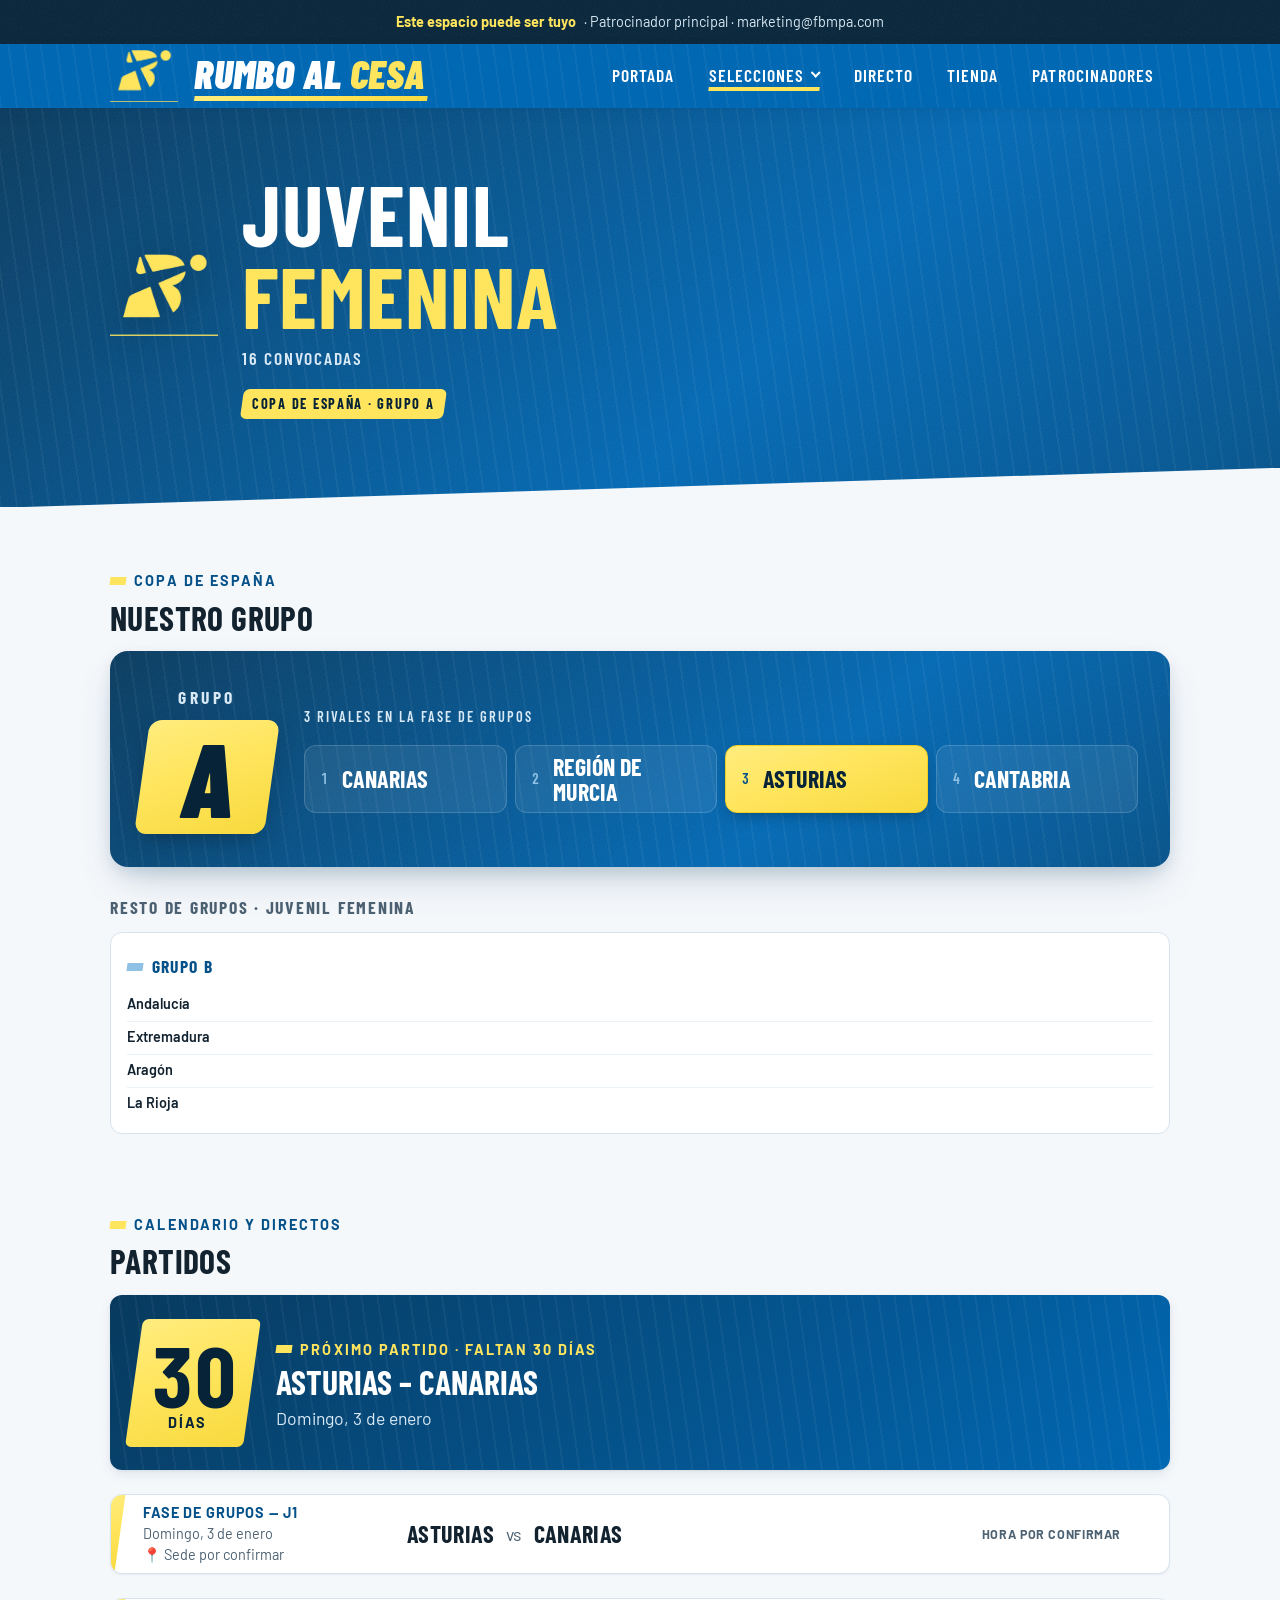
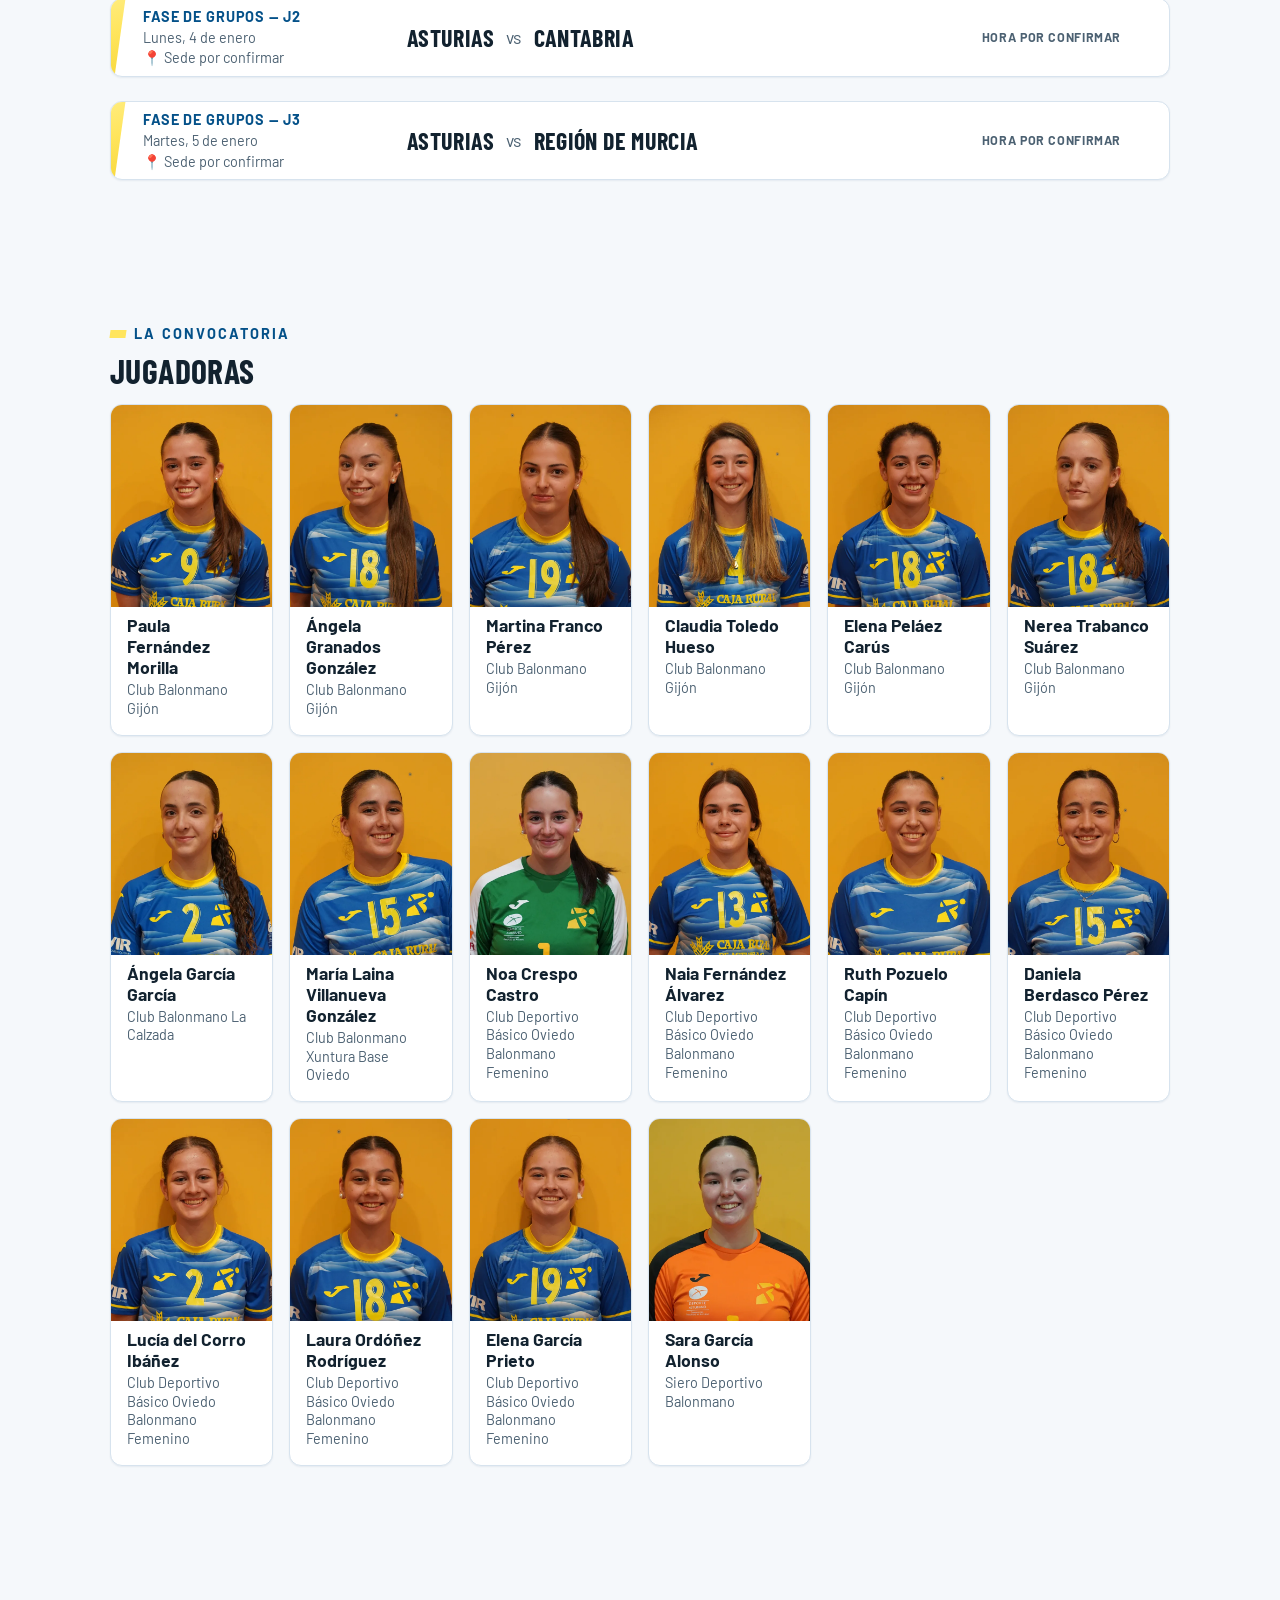
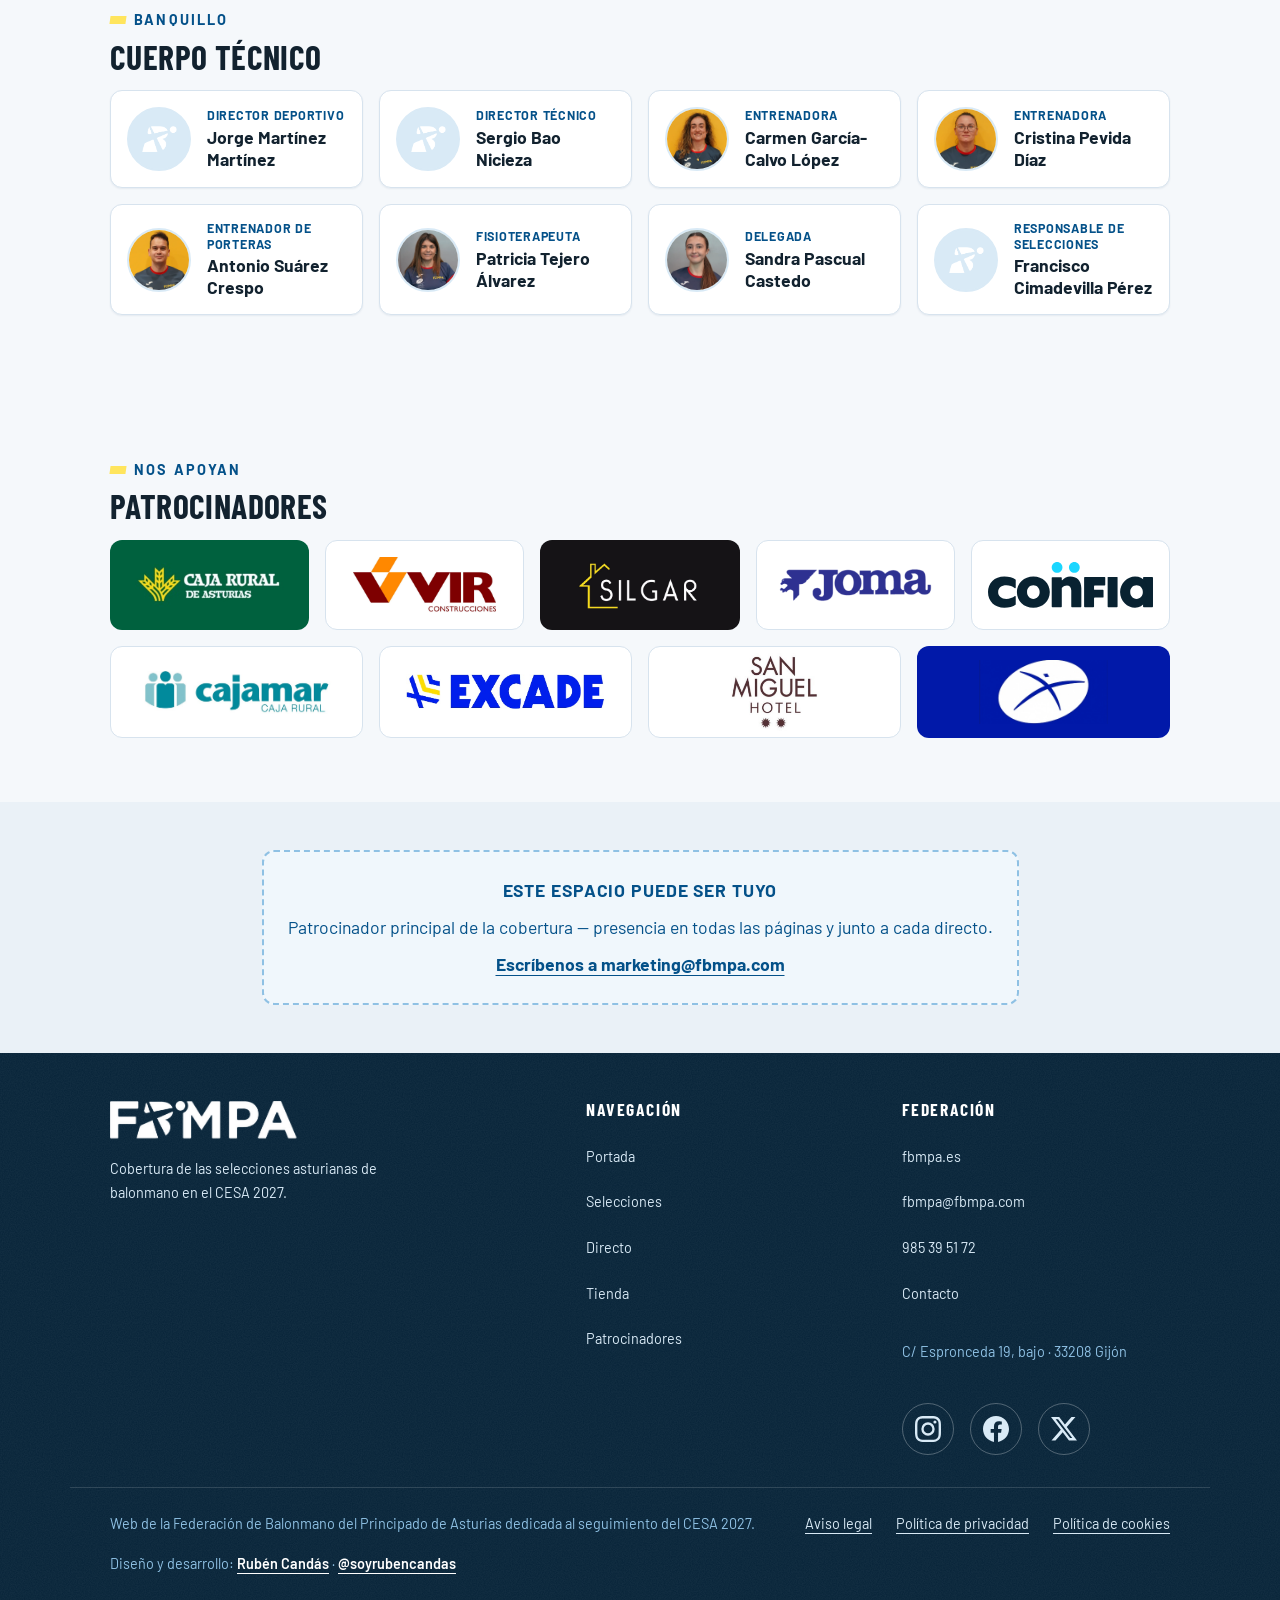
<file: juvenil-femenina.html>
<!doctype html>
<html lang="es">
<head>
  <meta charset="utf-8">
  <meta name="viewport" content="width=device-width, initial-scale=1">
  <!-- Seguridad: solo se cargan scripts, estilos, fuentes e imágenes de los orígenes de esta lista -->
  <meta http-equiv="Content-Security-Policy" content="default-src 'self'; script-src 'self' https://static.cloudflareinsights.com; style-src 'self' 'unsafe-inline'; font-src 'self'; img-src 'self' data: https://i.ytimg.com; frame-src https://www.youtube-nocookie.com; connect-src 'self' https://cloudflareinsights.com https://static.cloudflareinsights.com; object-src 'none'; base-uri 'self'; form-action 'none'">
  <meta name="referrer" content="strict-origin-when-cross-origin">
  <title>Juvenil Femenina — Asturias, rumbo al CESA</title>
  <meta name="description" content="Selección asturiana juvenil femenina de balonmano: convocatoria, calendario, resultados y partidos en directo en el CESA.">
  <link rel="icon" href="favicon.png">
  <link rel="apple-touch-icon" href="img/marca/apple-touch-icon.png">
  <meta property="og:type" content="website">
  <meta property="og:title" content="Juvenil Femenina — Asturias, rumbo al CESA">
  <meta property="og:description" content="Selección asturiana juvenil femenina de balonmano: convocatoria, calendario, resultados y partidos en directo en el CESA.">
  <link rel="canonical" href="https://rumboalcesa.es/juvenil-femenina.html">
  <meta property="og:url" content="https://rumboalcesa.es/juvenil-femenina.html">
  <meta property="og:image" content="https://rumboalcesa.es/img/marca/og-juvenil-femenina.jpg">
  <meta property="og:image:width" content="1200">
  <meta property="og:image:height" content="630">
  <meta property="og:image:alt" content="Juvenil Femenina — Asturias, rumbo al CESA">
  <meta property="og:site_name" content="Asturias, rumbo al CESA">
  <meta property="og:locale" content="es_ES">
  <meta name="twitter:card" content="summary_large_image">
  <link rel="preload" href="fuentes/barlow-condensed-latin-700-normal.woff2" as="font" type="font/woff2" crossorigin>
  <link rel="stylesheet" href="css/estilo.css">
</head>
<body data-pagina="seleccion" data-seleccion="juvenil-femenina">
  <main id="contenido"></main>
  <script type="module" src="js/app.js"></script>
  <!-- Cloudflare Web Analytics --><script type='module' src='https://static.cloudflareinsights.com/beacon.min.js' data-cf-beacon='{"token": "34c80d47034f4797ad04a4c31cc7fc55"}'></script><!-- End Cloudflare Web Analytics -->
</body>
</html>
</file>
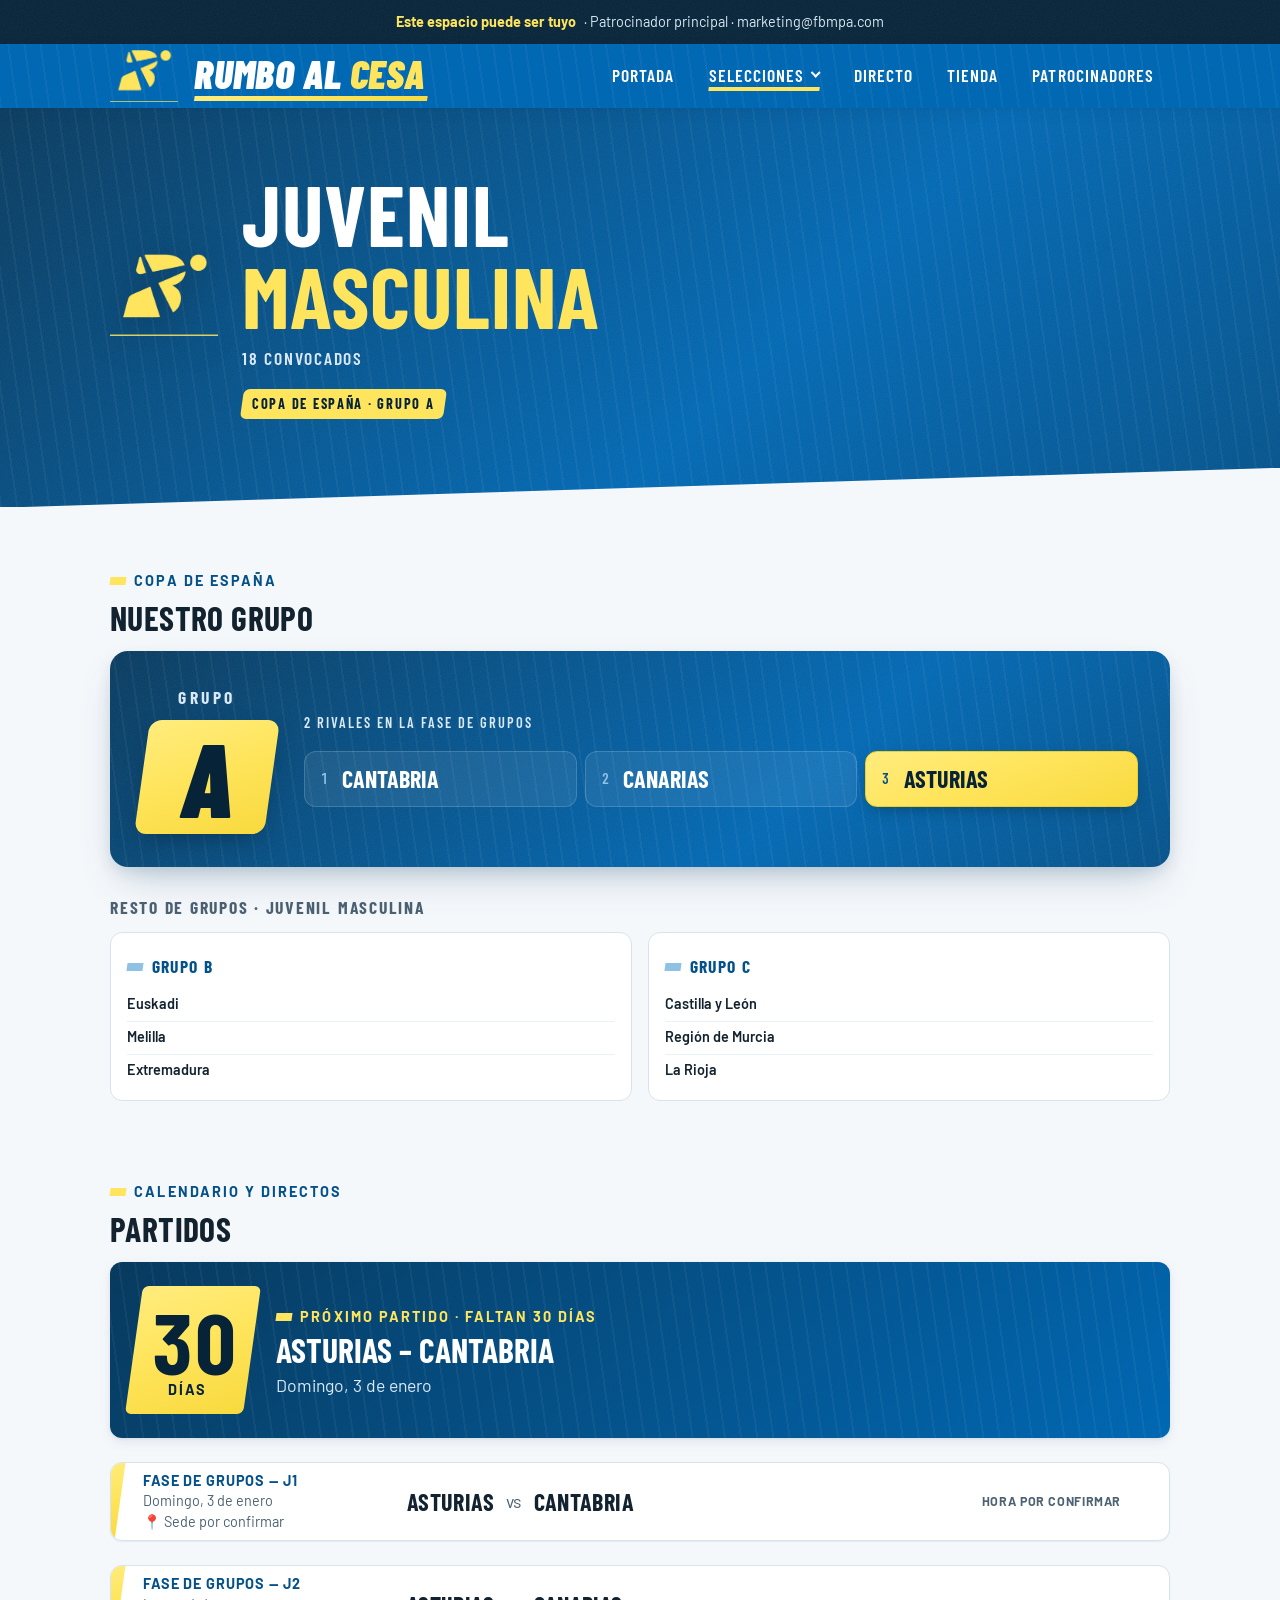
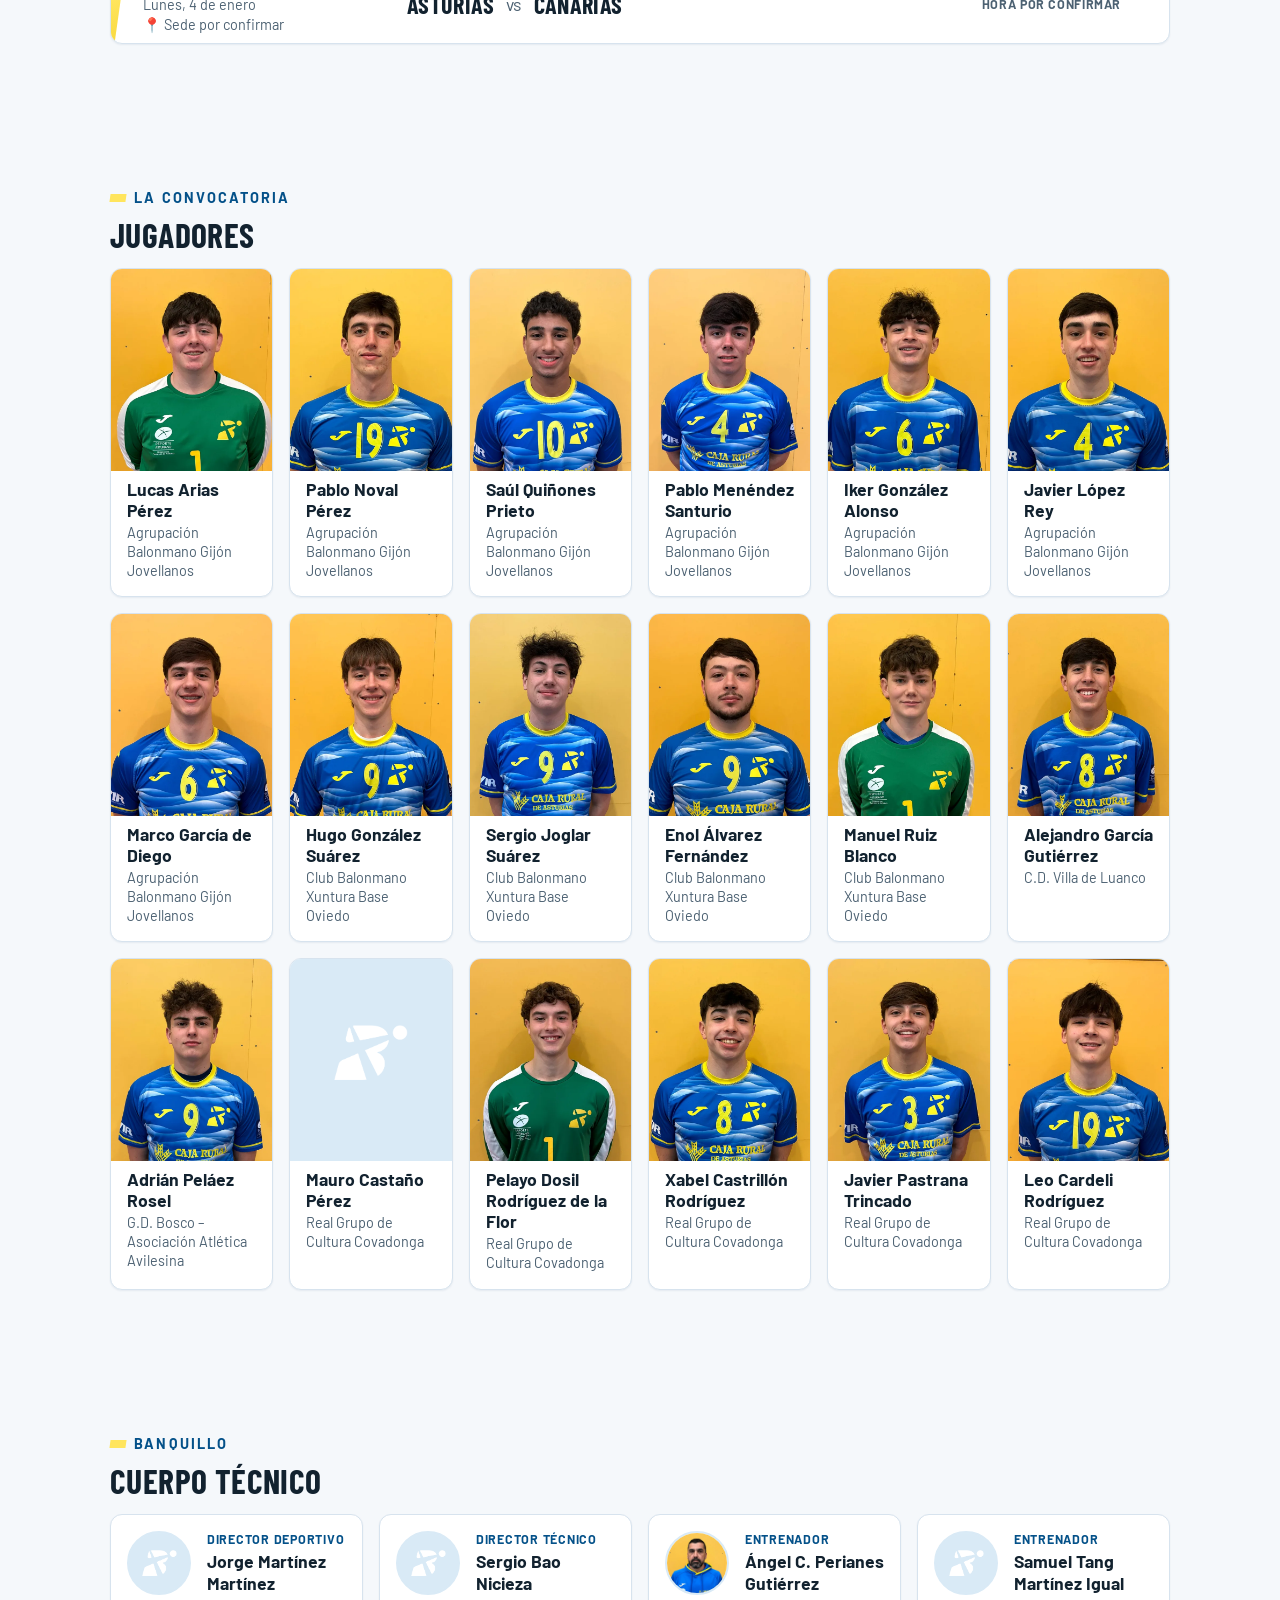
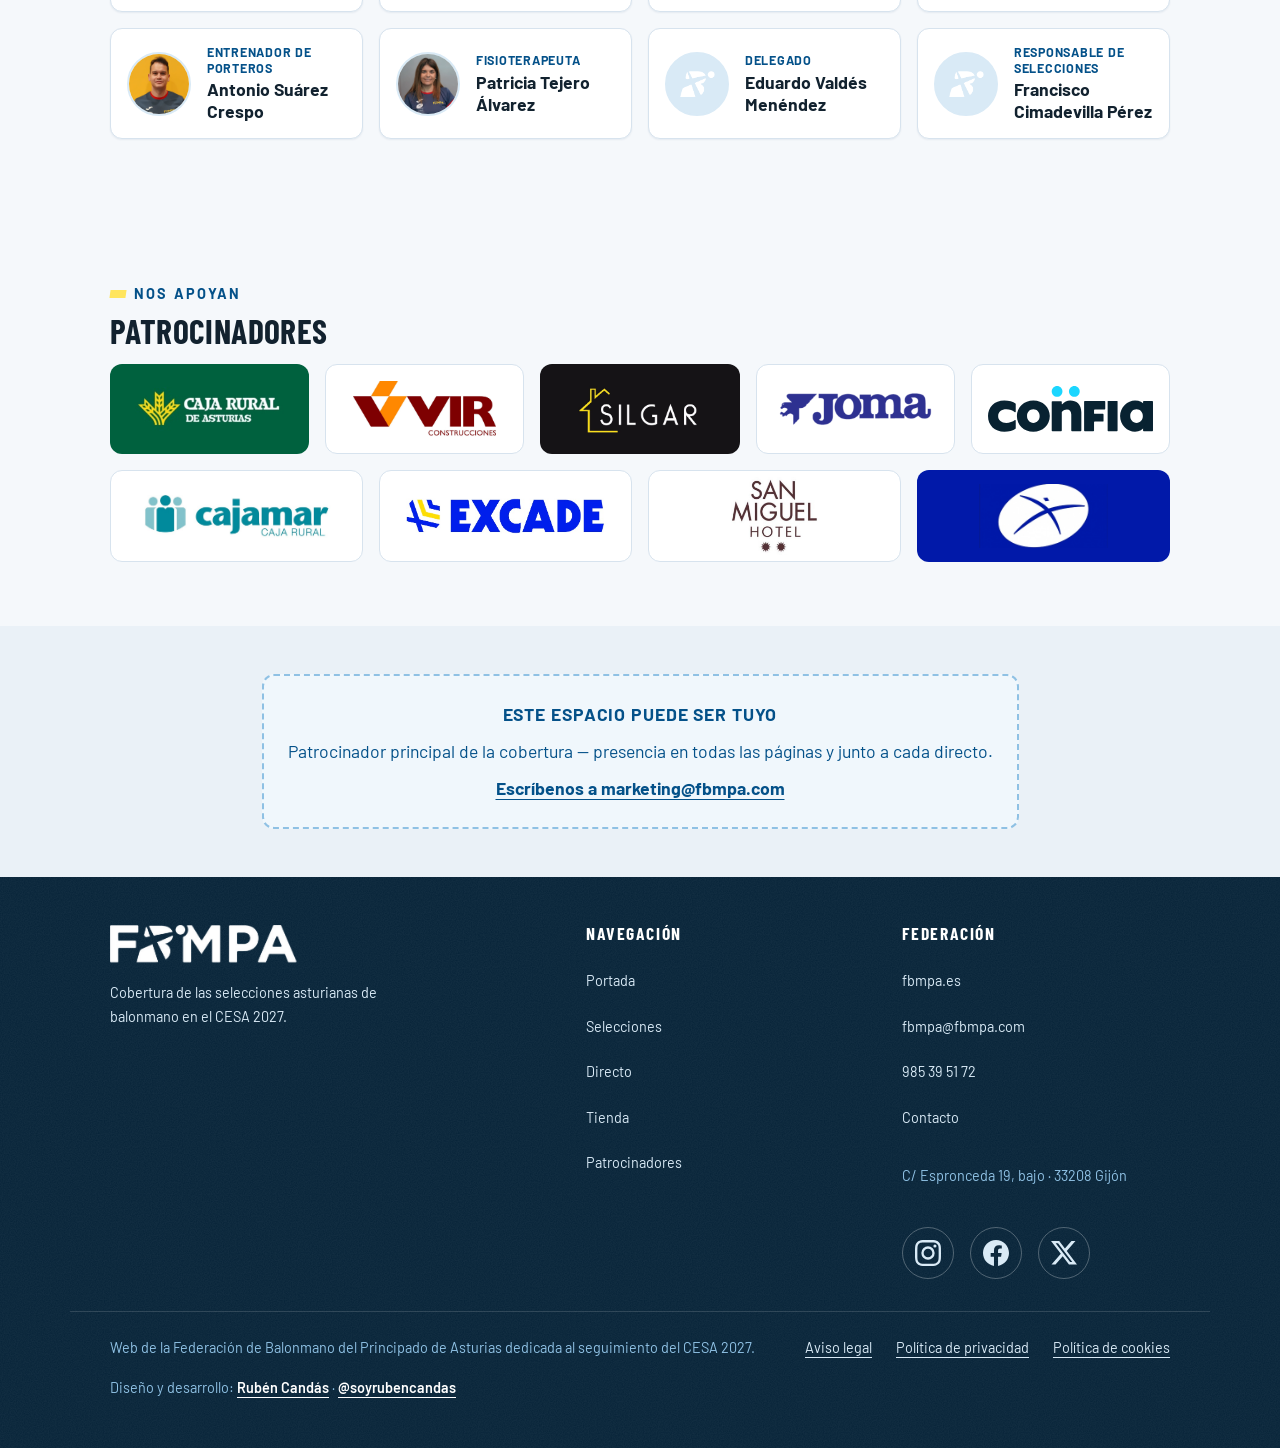
<file: juvenil-masculina.html>
<!doctype html>
<html lang="es">
<head>
  <meta charset="utf-8">
  <meta name="viewport" content="width=device-width, initial-scale=1">
  <!-- Seguridad: solo se cargan scripts, estilos, fuentes e imágenes de los orígenes de esta lista -->
  <meta http-equiv="Content-Security-Policy" content="default-src 'self'; script-src 'self' https://static.cloudflareinsights.com; style-src 'self' 'unsafe-inline'; font-src 'self'; img-src 'self' data: https://i.ytimg.com; frame-src https://www.youtube-nocookie.com; connect-src 'self' https://cloudflareinsights.com https://static.cloudflareinsights.com; object-src 'none'; base-uri 'self'; form-action 'none'">
  <meta name="referrer" content="strict-origin-when-cross-origin">
  <title>Juvenil Masculina — Asturias, rumbo al CESA</title>
  <meta name="description" content="Selección asturiana juvenil masculina de balonmano: convocatoria, calendario, resultados y partidos en directo en el CESA.">
  <link rel="icon" href="favicon.png">
  <link rel="apple-touch-icon" href="img/marca/apple-touch-icon.png">
  <meta property="og:type" content="website">
  <meta property="og:title" content="Juvenil Masculina — Asturias, rumbo al CESA">
  <meta property="og:description" content="Selección asturiana juvenil masculina de balonmano: convocatoria, calendario, resultados y partidos en directo en el CESA.">
  <link rel="canonical" href="https://rumboalcesa.es/juvenil-masculina.html">
  <meta property="og:url" content="https://rumboalcesa.es/juvenil-masculina.html">
  <meta property="og:image" content="https://rumboalcesa.es/img/marca/og-juvenil-masculina.jpg">
  <meta property="og:image:width" content="1200">
  <meta property="og:image:height" content="630">
  <meta property="og:image:alt" content="Juvenil Masculina — Asturias, rumbo al CESA">
  <meta property="og:site_name" content="Asturias, rumbo al CESA">
  <meta property="og:locale" content="es_ES">
  <meta name="twitter:card" content="summary_large_image">
  <link rel="preload" href="fuentes/barlow-condensed-latin-700-normal.woff2" as="font" type="font/woff2" crossorigin>
  <link rel="stylesheet" href="css/estilo.css">
</head>
<body data-pagina="seleccion" data-seleccion="juvenil-masculina">
  <main id="contenido"></main>
  <script type="module" src="js/app.js"></script>
  <!-- Cloudflare Web Analytics --><script type='module' src='https://static.cloudflareinsights.com/beacon.min.js' data-cf-beacon='{"token": "34c80d47034f4797ad04a4c31cc7fc55"}'></script><!-- End Cloudflare Web Analytics -->
</body>
</html>
</file>
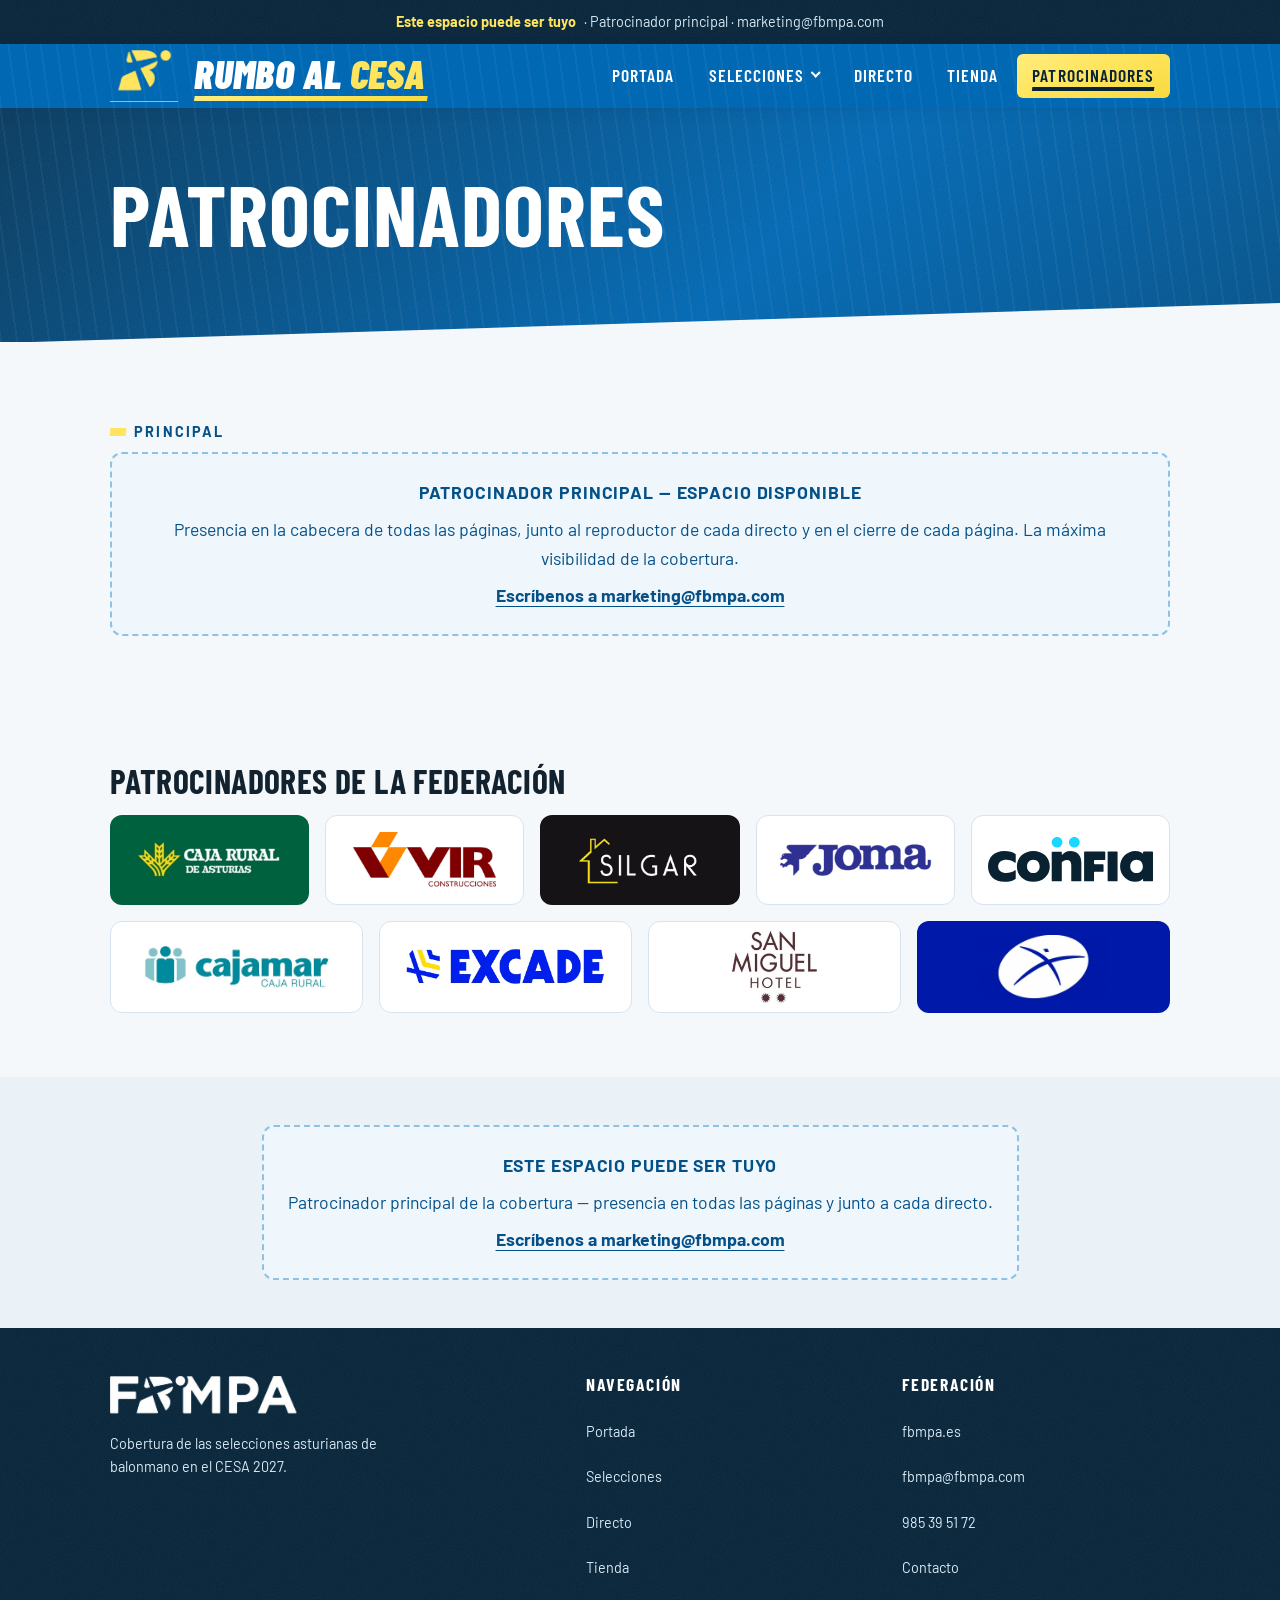
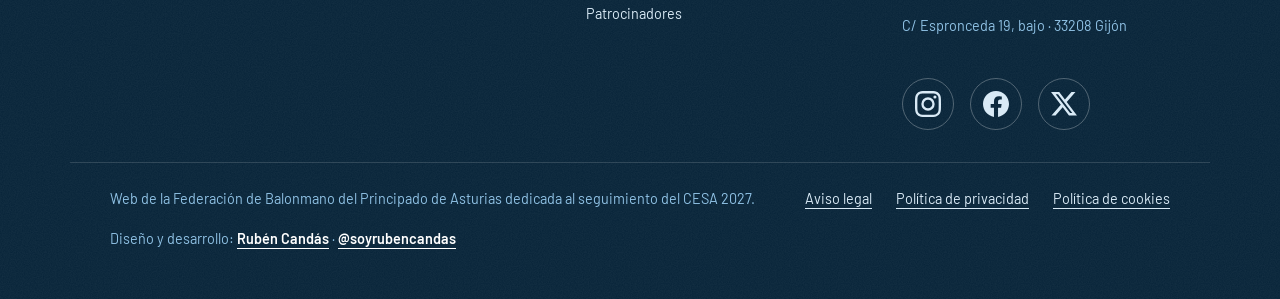
<file: patrocinadores.html>
<!doctype html>
<html lang="es">
<head>
  <meta charset="utf-8">
  <meta name="viewport" content="width=device-width, initial-scale=1">
  <!-- Seguridad: solo se cargan scripts, estilos, fuentes e imágenes de los orígenes de esta lista -->
  <meta http-equiv="Content-Security-Policy" content="default-src 'self'; script-src 'self' https://static.cloudflareinsights.com; style-src 'self' 'unsafe-inline'; font-src 'self'; img-src 'self' data: https://i.ytimg.com; frame-src https://www.youtube-nocookie.com; connect-src 'self' https://cloudflareinsights.com https://static.cloudflareinsights.com; object-src 'none'; base-uri 'self'; form-action 'none'">
  <meta name="referrer" content="strict-origin-when-cross-origin">
  <title>Patrocinadores — Asturias, rumbo al CESA</title>
  <meta name="description" content="Las marcas que hacen posible la cobertura de las selecciones asturianas de balonmano en el CESA.">
  <link rel="icon" href="favicon.png">
  <link rel="apple-touch-icon" href="img/marca/apple-touch-icon.png">
  <meta property="og:type" content="website">
  <meta property="og:title" content="Patrocinadores — Asturias, rumbo al CESA">
  <meta property="og:description" content="Las marcas que hacen posible la cobertura de las selecciones asturianas de balonmano en el CESA.">
  <link rel="canonical" href="https://rumboalcesa.es/patrocinadores.html">
  <meta property="og:url" content="https://rumboalcesa.es/patrocinadores.html">
  <meta property="og:image" content="https://rumboalcesa.es/img/marca/og-default.jpg">
  <meta property="og:image:width" content="1200">
  <meta property="og:image:height" content="630">
  <meta property="og:image:alt" content="Asturias, rumbo al CESA">
  <meta property="og:site_name" content="Asturias, rumbo al CESA">
  <meta property="og:locale" content="es_ES">
  <meta name="twitter:card" content="summary_large_image">
  <link rel="preload" href="fuentes/barlow-condensed-latin-700-normal.woff2" as="font" type="font/woff2" crossorigin>
  <link rel="stylesheet" href="css/estilo.css">
</head>
<body data-pagina="patrocinadores">
  <main id="contenido"></main>
  <script type="module" src="js/app.js"></script>
  <!-- Cloudflare Web Analytics --><script type='module' src='https://static.cloudflareinsights.com/beacon.min.js' data-cf-beacon='{"token": "34c80d47034f4797ad04a4c31cc7fc55"}'></script><!-- End Cloudflare Web Analytics -->
</body>
</html>
</file>
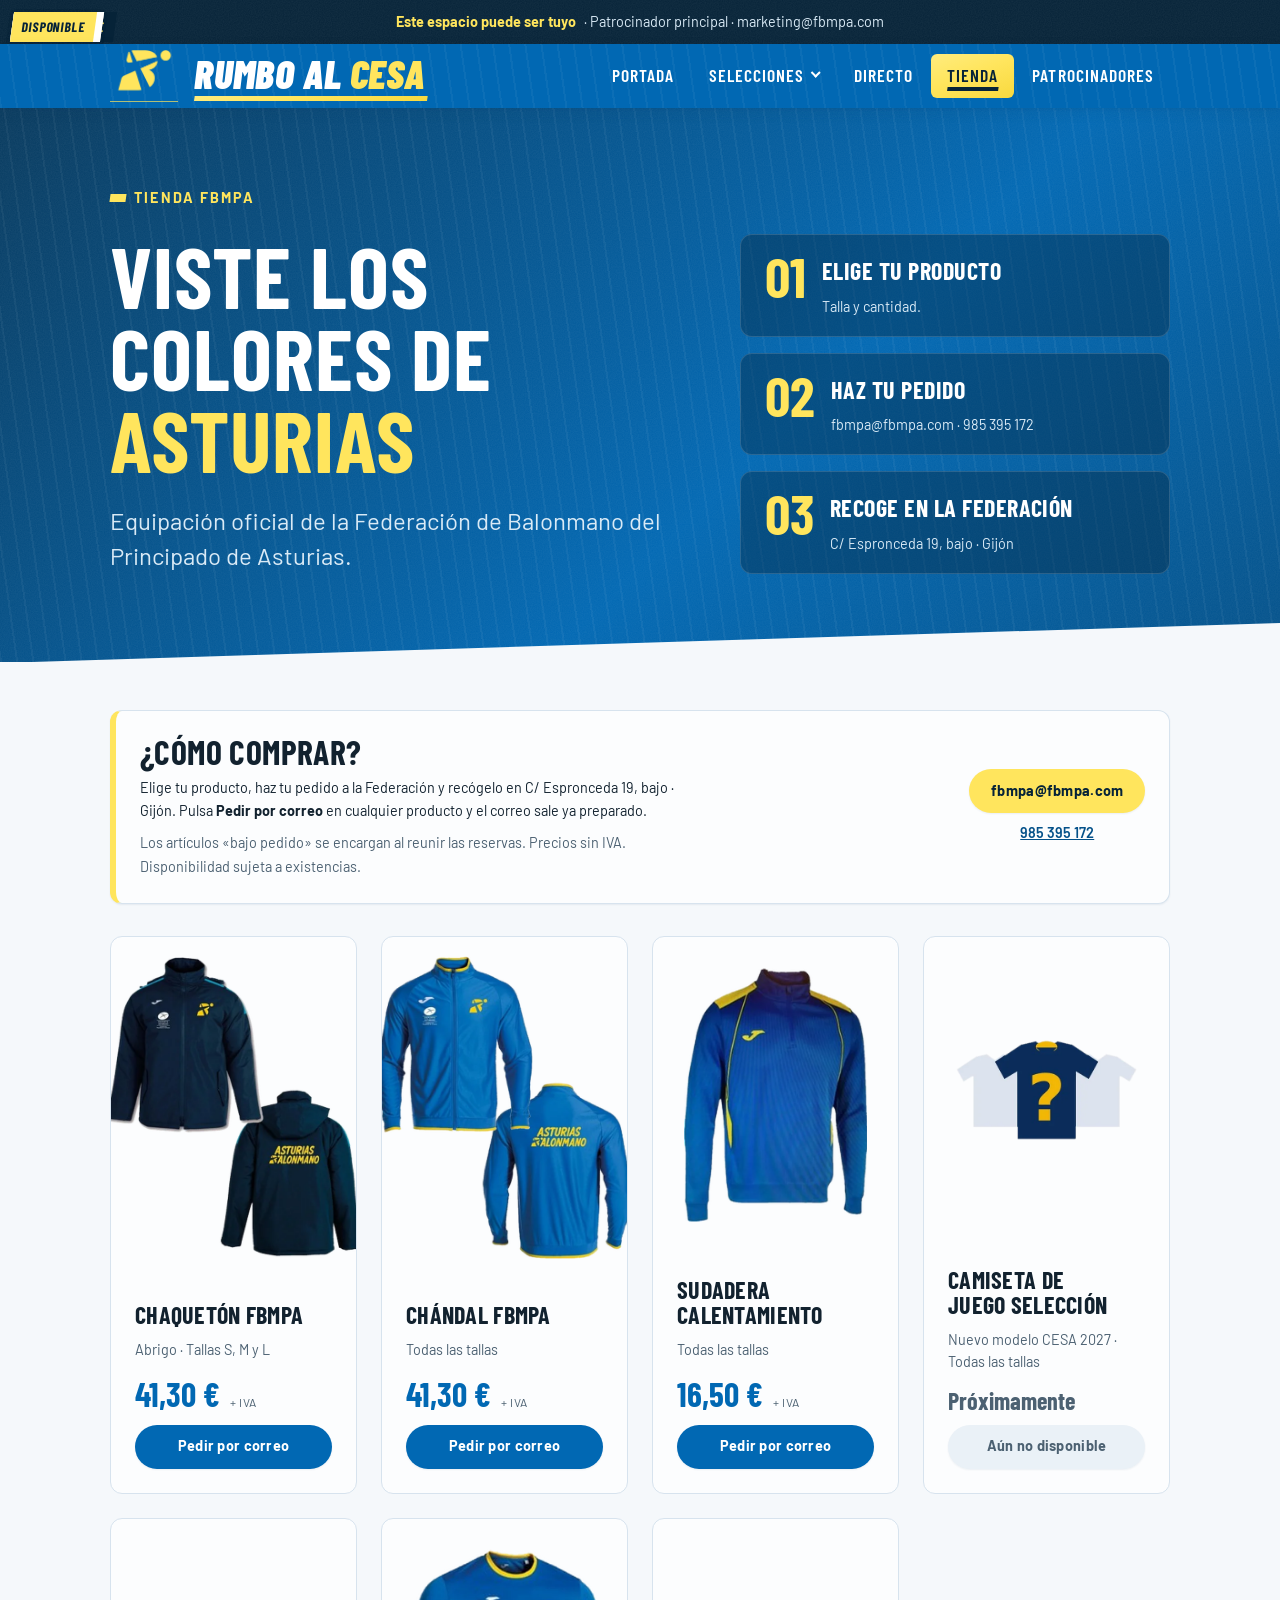
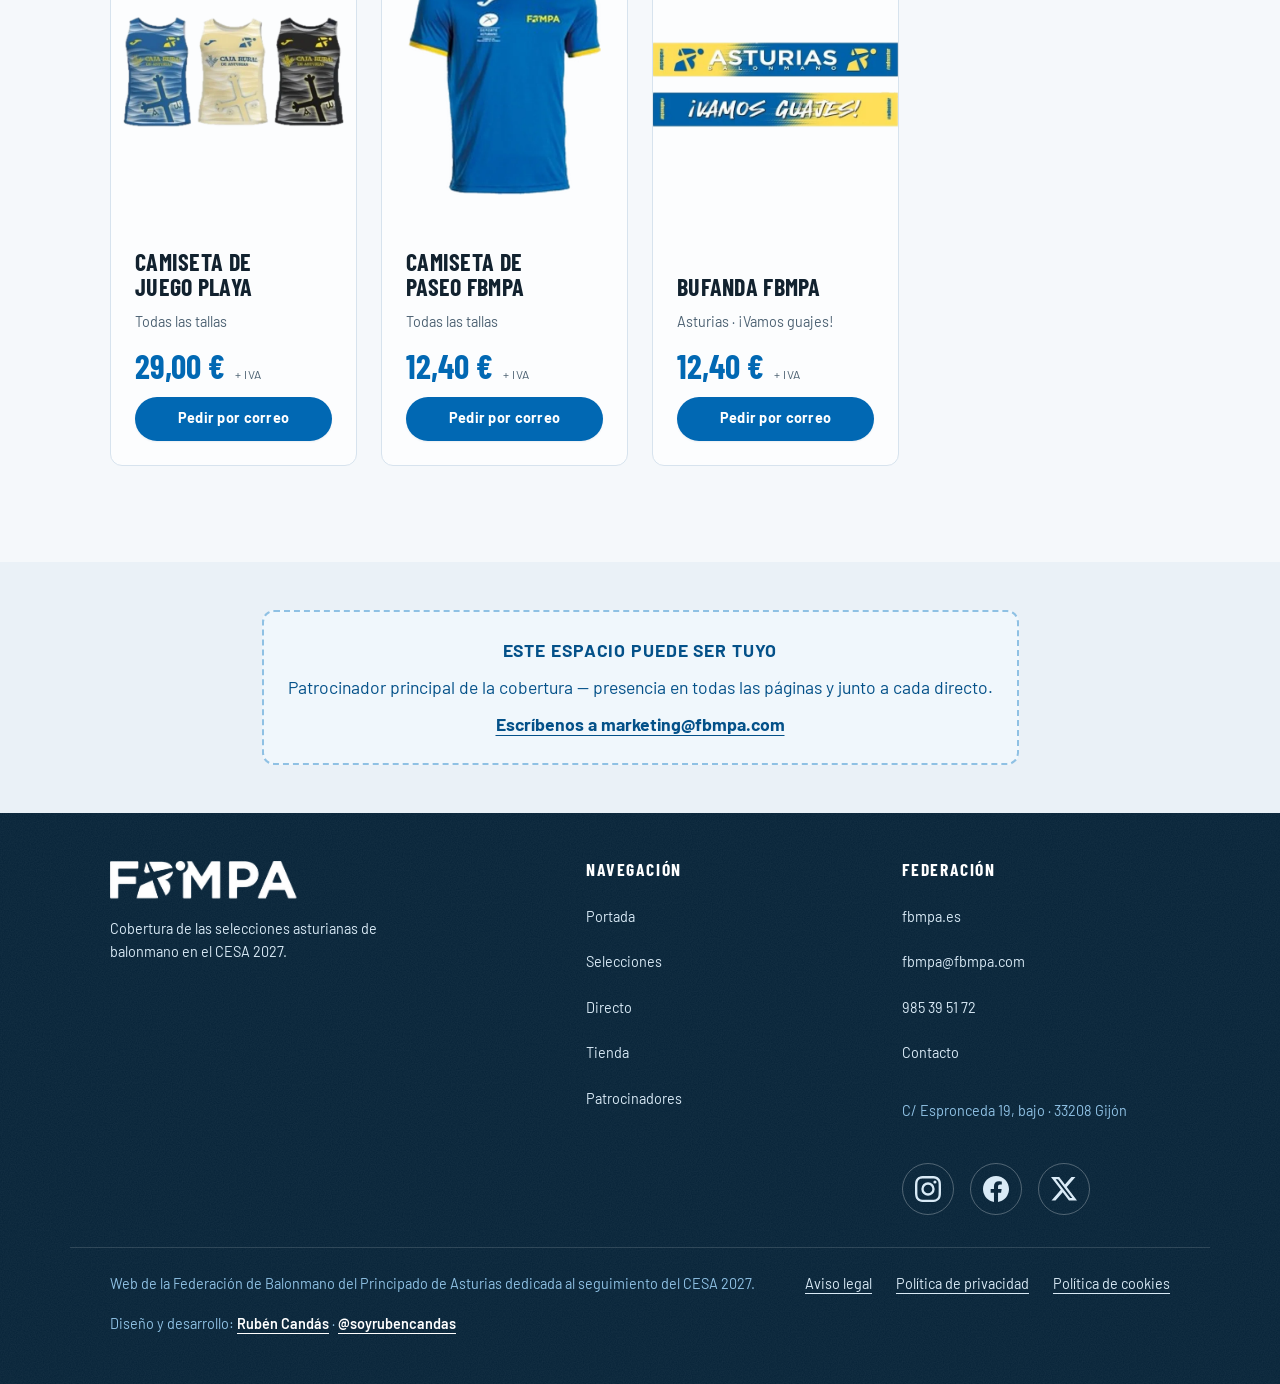
<file: tienda.html>
<!doctype html>
<html lang="es">
<head>
  <meta charset="utf-8">
  <meta name="viewport" content="width=device-width, initial-scale=1">
  <!-- Seguridad: solo se cargan scripts, estilos, fuentes e imágenes de los orígenes de esta lista -->
  <meta http-equiv="Content-Security-Policy" content="default-src 'self'; script-src 'self' https://static.cloudflareinsights.com; style-src 'self' 'unsafe-inline'; font-src 'self'; img-src 'self' data: https://i.ytimg.com; frame-src https://www.youtube-nocookie.com; connect-src 'self' https://cloudflareinsights.com https://static.cloudflareinsights.com; object-src 'none'; base-uri 'self'; form-action 'none'">
  <meta name="referrer" content="strict-origin-when-cross-origin">
  <title>Tienda oficial — Asturias, rumbo al CESA</title>
  <meta name="description" content="Tienda oficial de la FBMPA: chaquetón, chándal, sudadera, camisetas y bufanda de la federación. Pedidos por correo y recogida en la federación.">
  <link rel="icon" href="favicon.png">
  <link rel="apple-touch-icon" href="img/marca/apple-touch-icon.png">
  <meta property="og:type" content="website">
  <meta property="og:title" content="Tienda oficial — Asturias, rumbo al CESA">
  <meta property="og:description" content="Chaquetón, chándal, sudadera, camisetas y bufanda de la federación. Pedidos por correo y recogida en la FBMPA.">
  <link rel="canonical" href="https://rumboalcesa.es/tienda.html">
  <meta property="og:url" content="https://rumboalcesa.es/tienda.html">
  <meta property="og:image" content="https://rumboalcesa.es/img/marca/og-tienda.jpg">
  <meta property="og:image:width" content="1200">
  <meta property="og:image:height" content="630">
  <meta property="og:image:alt" content="Tienda FBMPA — Viste los colores de Asturias">
  <meta property="og:site_name" content="Asturias, rumbo al CESA">
  <meta property="og:locale" content="es_ES">
  <meta name="twitter:card" content="summary_large_image">
  <link rel="preload" href="fuentes/barlow-condensed-latin-700-normal.woff2" as="font" type="font/woff2" crossorigin>
  <link rel="stylesheet" href="css/estilo.css">
</head>
<body data-pagina="tienda">
  <main id="contenido"></main>
  <script type="module" src="js/app.js"></script>
  <!-- Cloudflare Web Analytics --><script type='module' src='https://static.cloudflareinsights.com/beacon.min.js' data-cf-beacon='{"token": "34c80d47034f4797ad04a4c31cc7fc55"}'></script><!-- End Cloudflare Web Analytics -->
</body>
</html>
</file>
<file: css/estilo.css>
/* =============================================================================
   ESTILO.CSS — Asturias, rumbo al CESA
   Identidad FBMPA aplicada: azul #0168B3 + amarillo #FFE55D.
   Sistema: tokens en :root → todo lo demás sale de aquí.
   Firma visual: LA DIAGONAL (el brazo armado del símbolo FBMPA) — aparece en
   chips, distintivos y cortes de sección con skew(-8deg).
   ============================================================================= */

/* Tipografías alojadas en la propia web (carpeta fuentes/, licencia SIL OFL:
   fuentes/OFL.txt). Subconjunto latino. Sin peticiones a Google Fonts. */
@font-face { font-family: "Barlow"; font-style: normal; font-weight: 400; font-display: swap; src: url("../fuentes/barlow-latin-400-normal.woff2") format("woff2"); }
@font-face { font-family: "Barlow"; font-style: normal; font-weight: 600; font-display: swap; src: url("../fuentes/barlow-latin-600-normal.woff2") format("woff2"); }
@font-face { font-family: "Barlow"; font-style: normal; font-weight: 700; font-display: swap; src: url("../fuentes/barlow-latin-700-normal.woff2") format("woff2"); }
@font-face { font-family: "Barlow Condensed"; font-style: normal; font-weight: 600; font-display: swap; src: url("../fuentes/barlow-condensed-latin-600-normal.woff2") format("woff2"); }
@font-face { font-family: "Barlow Condensed"; font-style: normal; font-weight: 700; font-display: swap; src: url("../fuentes/barlow-condensed-latin-700-normal.woff2") format("woff2"); }
@font-face { font-family: "Barlow Condensed"; font-style: italic; font-weight: 900; font-display: swap; src: url("../fuentes/barlow-condensed-latin-900-italic.woff2") format("woff2"); }

:root {
  /* --- Color: escala de marca (azul FBMPA #0168B3 como 700) --- */
  --azul-950: #062338;
  --azul-900: #083A5E;
  --azul-800: #045189;
  --azul-700: #0168B3;   /* azul oficial FBMPA */
  --azul-500: #2E86C9;
  --azul-300: #8FC1E4;
  --azul-100: #D9EAF6;
  --azul-50:  #F0F7FC;

  /* --- Acento: amarillo oficial FBMPA (10%: directo, marcadores, CTAs) --- */
  --amarillo:     #FFE55D;
  --amarillo-600: #F2CE1E; /* borde/hover del amarillo */
  --amarillo-deg: linear-gradient(160deg, #FFEC7E, #FFE55D 45%, #F8D93E);

  /* --- Neutros tintados hacia el azul (nunca #000 / #fff puros) --- */
  --ink:     #12222F;
  --muted:   #4C6172;
  --paper:   #F5F8FB;
  --paper-2: #EAF1F7;
  --line:    #D7E3EE;

  /* --- Tipografía: superfamilia Barlow. Condensed para titulares y cifras
     (registro de retransmisión deportiva), Barlow para lectura. --- */
  --font-display: "Barlow Condensed", "Arial Narrow", system-ui, sans-serif;
  --font-body: "Barlow", system-ui, -apple-system, "Segoe UI", sans-serif;

  /* --- Escala tipográfica fluida (ratio ~1.25) --- */
  --step--1: clamp(.82rem, .78rem + .2vw, .9rem);
  --step-0:  clamp(1rem, .96rem + .3vw, 1.1rem);
  --step-1:  clamp(1.2rem, 1.08rem + .6vw, 1.5rem);
  --step-2:  clamp(1.55rem, 1.3rem + 1.2vw, 2.1rem);
  --step-3:  clamp(2.2rem, 1.7rem + 2.4vw, 3.5rem);
  --step-4:  clamp(3rem, 2rem + 4.6vw, 5.4rem);

  /* --- Espaciado, escala de 8px --- */
  --sp-1: .5rem;  --sp-2: 1rem;  --sp-3: 1.5rem; --sp-4: 2rem;
  --sp-6: 3rem;   --sp-8: 4rem;  --sp-12: 6rem;

  /* --- Radios y sombras en capas (tinte azul) --- */
  --r-sm: 6px; --r-md: 12px; --r-lg: 18px; --r-full: 999px;
  --shadow-sm: 0 1px 2px rgba(8, 58, 94, .07);
  --shadow-md: 0 4px 12px rgba(8, 58, 94, .09), 0 1px 3px rgba(8, 58, 94, .07);
  --shadow-lg: 0 18px 40px -12px rgba(8, 58, 94, .25), 0 6px 14px rgba(8, 58, 94, .10);

  /* --- Texturas: grano SVG + rayado en la diagonal de la firma (82° = 90°−8°).
     Se aplican como capa ::before sobre las superficies azules. --- */
  --grano: url("data:image/svg+xml;utf8,<svg xmlns='http://www.w3.org/2000/svg' width='180' height='180'><filter id='n'><feTurbulence type='fractalNoise' baseFrequency='0.85' numOctaves='2' stitchTiles='stitch'/><feColorMatrix values='0 0 0 0 1  0 0 0 0 1  0 0 0 0 1  0 0 0 0.06 0'/></filter><rect width='180' height='180' filter='url(%23n)'/></svg>");
  --rayas: repeating-linear-gradient(82deg, rgba(255,255,255,.045) 0 2px, transparent 2px 16px);
  /* La misma trama, en tinta azul, para superficies claras */
  --rayas-claras: repeating-linear-gradient(82deg, rgba(1,104,179,.055) 0 2px, transparent 2px 16px);

  --ease: cubic-bezier(.22, .61, .36, 1);
  --measure: 62ch;
  --skew: -8deg;          /* LA DIAGONAL */
  --contenedor: 1140px;
}

/* =============================================================================
   BASE
   ============================================================================= */
*, *::before, *::after { box-sizing: border-box; }

html { scroll-behavior: smooth; }

body {
  margin: 0;
  font: 400 var(--step-0)/1.65 var(--font-body);
  color: var(--ink);
  background: var(--paper);
  -webkit-font-smoothing: antialiased;
}

img { max-width: 100%; display: block; }

a { color: var(--azul-800); }
a:focus-visible, button:focus-visible, summary:focus-visible {
  outline: 3px solid var(--azul-500);
  outline-offset: 3px;
  border-radius: var(--r-sm);
}

h1, h2, h3 {
  font-family: var(--font-display);
  font-weight: 700;
  line-height: 1.02;
  letter-spacing: .012em;
  margin: 0 0 var(--sp-2);
  text-wrap: balance;
}
h1 { font-size: var(--step-4); text-transform: uppercase; }
h2 { font-size: var(--step-2); text-transform: uppercase; }
h3 { font-size: var(--step-1); }

p { max-width: var(--measure); }

.contenedor {
  max-width: var(--contenedor);
  margin-inline: auto;
  padding-inline: clamp(1rem, 4vw, 2.5rem);
}

.visually-hidden {
  position: absolute; width: 1px; height: 1px; overflow: hidden;
  clip: rect(0 0 0 0); white-space: nowrap;
}

/* Eyebrow editorial con barra diagonal */
.eyebrow {
  display: inline-flex; align-items: center; gap: .6em;
  font-size: var(--step--1); font-weight: 700;
  text-transform: uppercase; letter-spacing: .14em;
  color: var(--azul-800);
  margin-bottom: var(--sp-1);
}
.eyebrow::before {
  content: ""; width: 1.1em; height: .55em;
  background: var(--amarillo);
  transform: skewX(var(--skew));
}

section { padding-block: var(--sp-8); }

/* =============================================================================
   CABECERA
   ============================================================================= */

/* Franja del patrocinador principal (hueco 1 de 3) */
.franja-principal {
  background: var(--grano), var(--azul-950);
  color: var(--azul-100);
  font-size: var(--step--1);
}
.franja-principal .contenedor {
  display: flex; align-items: center; justify-content: center;
  gap: var(--sp-2); min-height: 44px; padding-block: .35rem;
}
.franja-principal img { max-height: 30px; width: auto; }
.franja-principal a { color: inherit; text-decoration: none; }
.franja-principal a:hover { color: var(--amarillo); }

.cabecera {
  background: var(--rayas), var(--azul-700);
  color: #fff;
  position: sticky; top: 0; z-index: 50;
  box-shadow: var(--shadow-md);
}
.cabecera .contenedor {
  display: flex; align-items: center; gap: var(--sp-3);
  min-height: 64px;
}
.cabecera__marca {
  display: flex; align-items: center; gap: var(--sp-2);
  text-decoration: none; color: #fff; flex-shrink: 0;
}
.cabecera__marca img { height: 52px; width: auto; flex-shrink: 0; }

/* Wordmark: una línea sólida en condensada itálica del peso más fuerte, con
   el subrayado diagonal de la marca a todo el ancho. Es la firma de la web.
   nowrap + clamp: en pantallas estrechas encoge, nunca parte en dos líneas. */
.cabecera__titulo {
  position: relative;
  display: inline-block;
  font-family: var(--font-display);
  font-style: italic; font-weight: 900;
  font-size: clamp(1.5rem, 1rem + 2.2vw, 2.5rem);
  text-transform: uppercase;
  letter-spacing: .01em; line-height: 1;
  white-space: nowrap;
  color: #fff;
  padding-bottom: .14em; padding-right: .05em;  /* aire para el vuelo de la itálica */
}
.cabecera__titulo__cesa { color: var(--amarillo); }

/* Subrayado diagonal bajo TODO el wordmark, mismo gesto que el resto de la web */
.cabecera__titulo::after {
  content: "";
  position: absolute; left: 0; bottom: -2px;
  width: 100%; height: 5px;
  background: var(--amarillo-deg);
  transform: skewX(var(--skew));
  transform-origin: left bottom;
  transition: transform .28s var(--ease), filter .28s var(--ease);
}
.cabecera__marca:hover .cabecera__titulo::after {
  transform: skewX(var(--skew)) translateX(4px);
  filter: brightness(1.12);
}
.cabecera__marca:focus-visible { outline-offset: 5px; }

@media (max-width: 400px) {
  .cabecera__marca img { height: 42px; }
}

/* Navegación: cuatro entradas, con "Selecciones" desplegable en escritorio y
   cajón lateral en móvil. Registro deportivo: condensada y en mayúsculas. */
.nav { margin-left: auto; }
.nav__lista {
  display: flex; align-items: center; gap: .15rem;
  list-style: none; margin: 0; padding: 0;
}
.nav__lista > li { position: relative; }

.nav__lista > li > a,
.nav__disparador {
  position: relative;
  display: inline-flex; align-items: center; gap: .45em;
  padding: .75em .9em; min-height: 44px;
  font-family: var(--font-display); font-weight: 600;
  font-size: var(--step-0); text-transform: uppercase;
  letter-spacing: .06em; line-height: 1; white-space: nowrap;
  color: #fff; text-decoration: none;
  background: none; border: 0; cursor: pointer;
  border-radius: var(--r-sm);
  transition: color .2s var(--ease);
}

/* Hover: subrayado diagonal amarillo que crece desde el centro. Sin fondo. */
.nav__lista > li > a::after,
.nav__disparador::after {
  content: "";
  position: absolute; left: 50%; bottom: .4em;
  width: 0; height: 4px;
  background: var(--amarillo);
  transform: translateX(-50%) skewX(var(--skew));
  transition: width .25s var(--ease), background .25s var(--ease);
}
.nav__lista > li > a:hover::after,
.nav__lista > li > a:focus-visible::after,
.nav__disparador:hover::after,
.nav__disparador:focus-visible::after,
.nav__grupo--abierto > .nav__disparador::after,
.nav__grupo--activo > .nav__disparador::after { width: calc(100% - 1.8em); }

/* Página actual: cinta amarilla con el remate diagonal en tinta azul */
.nav__lista > li > a[aria-current="page"] {
  background: var(--amarillo-deg);
  color: var(--azul-950);
}
.nav__lista > li > a[aria-current="page"]::after {
  width: calc(100% - 1.8em);
  background: var(--azul-950);
}
/* Directo ya va sobre amarillo: su remate en tinta azul para que se vea */
.nav__lista > li > a.nav__directo::after { background: var(--azul-950); }

/* Flecha del desplegable */
.nav__flecha {
  width: .42em; height: .42em;
  border-right: 2px solid currentColor; border-bottom: 2px solid currentColor;
  transform: translateY(-.15em) rotate(45deg);
  transition: transform .2s var(--ease);
}
.nav__grupo--abierto > .nav__disparador .nav__flecha { transform: translateY(.1em) rotate(-135deg); }

/* Panel del desplegable (escritorio) */
.nav__panel {
  position: absolute; top: calc(100% + .3rem); right: 0;
  display: grid; grid-template-columns: repeat(2, minmax(9rem, 1fr)); gap: .1rem;
  margin: 0; padding: .4rem;
  list-style: none;
  background: #fff;
  border-radius: var(--r-md);
  box-shadow: var(--shadow-lg);
  opacity: 0; visibility: hidden; transform: translateY(-6px);
  transition: opacity .2s var(--ease), transform .2s var(--ease), visibility .2s;
  z-index: 60;
}
.nav__grupo--abierto > .nav__panel { opacity: 1; visibility: visible; transform: none; }

.nav__panel a {
  display: block; padding: .65em .75em;
  font-family: var(--font-display); font-weight: 600;
  font-size: var(--step-0); text-transform: uppercase; letter-spacing: .04em;
  line-height: 1.1; white-space: nowrap;
  color: var(--ink); text-decoration: none;
  border-radius: var(--r-sm);
  transition: background .18s var(--ease), color .18s var(--ease);
}
.nav__panel a span {
  display: block;
  font-family: var(--font-body);
  font-size: var(--step--1); font-weight: 700;
  letter-spacing: .1em; color: var(--azul-800);
}
.nav__panel a:hover, .nav__panel a:focus-visible { background: var(--azul-50); }
.nav__panel a[aria-current="page"] { background: var(--amarillo-deg); color: var(--azul-950); }
.nav__panel a[aria-current="page"] span { color: var(--azul-900); }

/* Hamburguesa y cierre: solo en móvil */
.nav-hamburguesa, .nav__cerrar { display: none; }
.nav-velo[hidden] { display: none; }

@media (max-width: 980px) {
  .nav-hamburguesa {
    display: inline-flex; align-items: center; justify-content: center;
    margin-left: auto; width: 44px; height: 44px;
    background: none; border: 0; color: #fff; cursor: pointer;
    border-radius: var(--r-sm);
  }
  .nav-hamburguesa > span, .nav-hamburguesa > span::before, .nav-hamburguesa > span::after {
    display: block; width: 24px; height: 2.5px; border-radius: 2px; background: currentColor;
  }
  .nav-hamburguesa > span { position: relative; }
  .nav-hamburguesa > span::before { content: ""; position: absolute; top: -8px; }
  .nav-hamburguesa > span::after  { content: ""; position: absolute; top: 8px; }

  /* Cajón lateral */
  .nav {
    position: fixed; inset: 0 0 0 auto;
    width: min(360px, 86vw);
    margin: 0; padding: var(--sp-6) var(--sp-2) var(--sp-4);
    background: var(--azul-900);
    box-shadow: var(--shadow-lg);
    overflow-y: auto;
    transform: translateX(100%);
    transition: transform .28s var(--ease);
    z-index: 60;
  }
  .cabecera--abierta .nav { transform: none; }

  .nav__cerrar {
    display: inline-flex; align-items: center; justify-content: center;
    position: absolute; top: var(--sp-1); right: var(--sp-1);
    width: 44px; height: 44px;
    background: none; border: 0; color: #fff; cursor: pointer;
    font-size: 1.8rem; line-height: 1; border-radius: var(--r-sm);
  }

  .nav__lista { flex-direction: column; align-items: stretch; gap: .2rem; }
  .nav__lista > li > a, .nav__disparador {
    width: 100%; justify-content: space-between;
    min-height: 52px; font-size: var(--step-1); padding: .8em .8em;
  }
  /* En el cajón el subrayado nace a la izquierda */
  .nav__lista > li > a::after, .nav__disparador::after { left: .8em; transform: skewX(var(--skew)); }
  .nav__lista > li > a:hover::after,
  .nav__lista > li > a:focus-visible::after,
  .nav__lista > li > a[aria-current="page"]::after,
  .nav__disparador:hover::after,
  .nav__disparador:focus-visible::after,
  .nav__grupo--activo > .nav__disparador::after { width: 2.5rem; }

  /* "Selecciones" es un acordeón: las seis se despliegan dentro del cajón */
  .nav__panel {
    position: static; display: none; grid-template-columns: 1fr 1fr; gap: .3rem;
    margin: .1rem 0 .5rem; padding: .4rem;
    background: rgba(255, 255, 255, .07); box-shadow: none;
    opacity: 1; visibility: visible; transform: none; transition: none;
  }
  .nav__grupo--abierto > .nav__panel { display: grid; }
  .nav__panel a { color: #fff; white-space: normal; min-height: 52px; }
  .nav__panel a span { color: var(--amarillo); }
  .nav__panel a:hover, .nav__panel a:focus-visible { background: rgba(255, 255, 255, .1); }

  .nav-velo { position: fixed; inset: 0; background: rgba(6, 35, 56, .55); z-index: 55; }
  /* Con el cajón abierto la cabecera sube por encima del velo: si no, el velo
     tapa las opciones del menú y cada toque lo cierra sin abrir el enlace */
  .cabecera--abierta { z-index: 60; }
  body.sin-scroll { overflow: hidden; }
}

/* =============================================================================
   HÉROE (portada)
   ============================================================================= */
.heroe {
  background:
    /* Velo reforzado en el lado del texto: garantiza contraste AA sobre
       cualquier zona de la foto, incluidas las claras. */
    linear-gradient(180deg, rgba(6,35,56,.55) 0 38%, rgba(6,35,56,0) 78%),
    linear-gradient(96deg, rgba(6,35,56,.97) 0 34%, rgba(4,58,94,.90) 58%, rgba(1,104,179,.42) 100%),
    url("../img/ambiente/jugada-contraataque.webp") right 42% / cover no-repeat,
    var(--azul-700);
  color: #fff;
  /* El corte diagonal mide 56px: se le suma para que no pise el texto */
  padding-block: var(--sp-8) calc(var(--sp-12) + 56px);
  position: relative;
  overflow: hidden;
}
.heroe::before {          /* textura: rayado diagonal + grano */
  content: ""; position: absolute; inset: 0;
  background: var(--rayas), var(--grano);
  pointer-events: none;
}
.heroe::after {           /* corte diagonal inferior — la firma */
  content: ""; position: absolute; inset: auto 0 -1px 0; height: 56px;
  background: var(--paper);
  clip-path: polygon(0 100%, 100% 100%, 100% 0);
}
.heroe .contenedor {
  position: relative;
  display: grid; gap: var(--sp-4);
  grid-template-columns: minmax(0, 640px) 1fr;
  align-items: center;
}
.heroe__texto { text-shadow: 0 1px 12px rgba(6,35,56,.5); }
.heroe__texto p {
  color: var(--azul-100); font-size: var(--step-1);
  font-weight: 400; line-height: 1.45; margin-top: 0;
}
/* Titular del héroe: tres líneas con jerarquía. Los tamaños van en em, así
   que escalan solos con el --step-4 del h1 y no hay que tocarlos en móvil.
   "SELECCIONES" manda; el remate en amarillo cierra. */
.heroe__titular {
  display: grid; justify-items: start;
  line-height: .86;
  margin-bottom: var(--sp-2);
}
.heroe__titular > span { display: block; }
.heroe__titular__previa {
  font-size: .54em; letter-spacing: .015em;
  color: #fff;
}
.heroe__titular__clave {
  font-size: 1em; letter-spacing: -.005em;
  color: #fff;
}
.heroe__titular__remate {
  font-size: .36em; letter-spacing: .05em;
  margin-top: .28em;
  color: var(--amarillo);
}
.heroe__acciones {
  display: flex; flex-wrap: wrap; gap: var(--sp-2);
  margin-top: var(--sp-3);
}
/* Fantasma sobre azul: al revés que .btn--ghost, que vive sobre fondo claro */
.btn--fantasma {
  background: transparent; color: #fff;
  border: 1.5px solid rgba(255, 255, 255, .55);
  box-shadow: none;
}
.btn--fantasma:hover {
  background: rgba(255, 255, 255, .12);
  border-color: #fff;
}
.heroe__simbolo {
  justify-self: center;
  width: min(300px, 60%);
  opacity: .95;
  filter: drop-shadow(0 12px 30px rgba(6, 35, 56, .45));
}
@media (max-width: 760px) {
  .heroe .contenedor {
  position: relative; grid-template-columns: 1fr; }
  .heroe__simbolo { display: none; }
}

/* =============================================================================
   TARJETA DE PARTIDO — el componente central. Manda `estado`.
   ============================================================================= */
/* Fila de partido: baja y repartida a lo ancho. De izquierda a derecha,
   meta · cruce · estado · acción. El acento diagonal de marca cierra la
   izquierda como una pestaña de color. */
.partido {
  position: relative;
  background: #fff;
  border: 1px solid var(--line);
  border-radius: var(--r-md);
  box-shadow: var(--shadow-sm);
  overflow: hidden;
  transition: box-shadow .25s var(--ease), border-color .25s var(--ease);
}
.partido:hover { box-shadow: var(--shadow-md); border-color: var(--azul-300); }

/* Pestaña diagonal: el corte lo hace el overflow:hidden de la tarjeta */
.partido::before {
  content: "";
  position: absolute; top: -2px; bottom: -2px; left: -5px;
  width: 14px;
  background: var(--amarillo-deg);
  transform: skewX(var(--skew));
  pointer-events: none;
}

.partido__cuerpo {
  display: grid;
  grid-template-columns: minmax(9rem, 15rem) minmax(0, 1fr) auto auto;
  align-items: center;
  gap: var(--sp-1) var(--sp-3);
  padding: var(--sp-1) var(--sp-3) var(--sp-1) calc(var(--sp-3) + 8px);
}

.partido__meta {
  display: flex; flex-direction: column; gap: .1em;
  font-size: var(--step--1); line-height: 1.35; color: var(--muted);
  min-width: 0;
}
.partido__fase {
  font-weight: 700; text-transform: uppercase; letter-spacing: .06em;
  color: var(--azul-800);
}
.partido__sede { min-width: 0; }
.partido__sede a { color: inherit; }

.partido__cruce {
  display: flex; align-items: center; gap: .5em;
  font-family: var(--font-display);
  font-weight: 700; font-size: var(--step-1);
  text-transform: uppercase; letter-spacing: .015em;
  line-height: 1.05;
  min-width: 0;
}
.partido__equipo { min-width: 0; }

/* Zona derecha: marcador, distintivo u hora, siempre alineada */
.partido__estado { display: flex; align-items: center; justify-content: flex-end; }
.partido__estado:empty { display: none; }
.partido__hora {
  font: 700 var(--step-1)/1 var(--font-display);
  font-variant-numeric: tabular-nums;
  color: var(--azul-800);
}

/* Marcador: chip diagonal amarillo, números tabulares */
.marcador {
  display: inline-flex; gap: .35em;
  font-family: var(--font-display);
  background: var(--amarillo-deg);
  color: var(--azul-950);
  font-weight: 700; font-size: var(--step-1);
  font-variant-numeric: tabular-nums;
  padding: .15em .6em;
  transform: skewX(var(--skew));
  border-radius: var(--r-sm);
}
.marcador > span { transform: skewX(calc(var(--skew) * -1)); }

.vs { color: var(--muted); font-weight: 400; font-size: var(--step-0); font-family: var(--font-body); text-transform: none; }

.partido__sede a { color: var(--muted); }
.partido__sede a:hover { color: var(--azul-800); }

/* Distintivo EN DIRECTO */
.directo-badge {
  font-family: var(--font-display);
  font-size: var(--step-0);
  display: inline-flex; align-items: center; gap: .5em;
  background: var(--amarillo-deg); color: var(--azul-950);
  font-weight: 700;
  text-transform: uppercase; letter-spacing: .08em;
  padding: .3em .8em;
  transform: skewX(var(--skew));
  border-radius: var(--r-sm);
}
.directo-badge > span { display: inline-flex; align-items: center; gap: .5em; transform: skewX(calc(var(--skew) * -1)); }
.directo-badge .punto {
  width: .55em; height: .55em; border-radius: 50%;
  background: #D5261F;
  animation: pulso 1.4s infinite var(--ease);
}
@keyframes pulso {
  0%, 100% { transform: scale(1); opacity: 1; }
  50% { transform: scale(1.35); opacity: .55; }
}

/* Partido en directo: borde y realce */
.partido--directo {
  border: 2px solid var(--amarillo-600);
  box-shadow: var(--shadow-lg);
}

/* Enlaces de acción de la tarjeta: a la derecha del todo */
.partido__acciones {
  display: flex; flex-wrap: wrap; gap: var(--sp-1);
  justify-content: flex-end;
}

/* Móvil: tres filas limpias — meta, cruce, y estado + acción abajo */
@media (max-width: 640px) {
  .partido__cuerpo {
    grid-template-columns: minmax(0, 1fr) auto;
    gap: var(--sp-1) var(--sp-2);
    padding: var(--sp-2) var(--sp-2) var(--sp-2) calc(var(--sp-2) + 8px);
  }
  .partido__meta  { grid-column: 1 / -1; }
  .partido__cruce { grid-column: 1 / -1; font-size: var(--step-1); }
  .partido__estado { justify-content: flex-start; }
  .partido__acciones { justify-content: flex-end; }
}

/* =============================================================================
   REPRODUCTOR (fachada: el iframe solo se carga al pulsar)
   ============================================================================= */
.reproductor {
  position: relative;
  aspect-ratio: 16 / 9;
  background: var(--grano), var(--azul-950);
  border-radius: 0;
}
.reproductor iframe { position: absolute; inset: 0; width: 100%; height: 100%; border: 0; }

.reproductor__fachada {
  position: absolute; inset: 0;
  width: 100%; border: 0; padding: 0; cursor: pointer;
  background: none; display: grid; place-items: center;
}
.reproductor__fachada img {
  position: absolute; inset: 0; width: 100%; height: 100%;
  object-fit: cover; opacity: .85;
}
.reproductor__fachada::after {
  content: ""; position: absolute; inset: 0;
  background: linear-gradient(180deg, rgba(6,35,56,.15), rgba(6,35,56,.55));
}
.reproductor__play {
  position: relative; z-index: 1;
  width: 72px; height: 72px; border-radius: 50%;
  background: var(--amarillo);
  display: grid; place-items: center;
  box-shadow: var(--shadow-lg);
  transition: transform .2s var(--ease);
}
.reproductor__fachada:hover .reproductor__play { transform: scale(1.08); }
.reproductor__play::before {
  content: ""; margin-left: 5px;
  border-style: solid; border-width: 14px 0 14px 24px;
  border-color: transparent transparent transparent var(--azul-950);
}

/* =============================================================================
   SALA DE DIRECTO: cruce, emisión y espacios de patrocinio
   ============================================================================= */
/* Aviso de simulación: discreto, para que no reste seriedad a la demo */
.sala-nota {
  justify-self: start;
  display: inline-flex; align-items: center; gap: .5em;
  margin: 0;
  padding: .35em .8em;
  border: 1px solid var(--azul-300);
  border-radius: var(--r-full);
  background: var(--azul-50);
  color: var(--azul-800);
  font-size: var(--step--1); font-weight: 700;
  letter-spacing: .04em;
}
.sala-nota::before {
  content: ""; width: .5em; height: .5em; border-radius: 50%;
  background: var(--azul-500);
}

.sala-cruce { display: grid; justify-items: center; gap: var(--sp-1); text-align: center; }
.sala-cruce__titulo {
  margin: 0;
  font-family: var(--font-display); font-weight: 700;
  font-size: var(--step-3); line-height: 1;
  text-transform: uppercase; letter-spacing: .01em;
  color: var(--azul-950);
}
.sala-cruce__titulo span { color: var(--azul-500); }
.sala-cruce__meta {
  margin: 0;
  font-family: var(--font-display); font-weight: 600;
  font-size: var(--step-0); text-transform: uppercase; letter-spacing: .1em;
  color: var(--azul-800);
}

/* El vídeo y su barra premium forman un solo bloque */
/* Selector de partidos simultáneos: mismos chips que la agenda, con snap
   para que en móvil se deslicen limpios si no caben. */
.sala-chips { scroll-snap-type: x proximity; padding-bottom: 2px; }
.sala-chip {
  scroll-snap-align: start;
  display: inline-flex; flex-direction: column; align-items: center;
  gap: .18em; line-height: 1.05;
}
.sala-chip__rival {
  font-family: var(--font-body); font-size: .74em; font-weight: 700;
  text-transform: none; letter-spacing: .01em; opacity: .78;
}
@media (max-width: 480px) { .sala-chip__rival { display: none; } }

.sala-emision {
  border-radius: var(--r-md);
  overflow: hidden;
  box-shadow: var(--shadow-lg);
}
.sala-emision .reproductor { border-radius: 0; }

/* "Partido ofrecido por": el espacio de más valor, con el amarillo de marca */
.ofrecido {
  display: flex; flex-wrap: wrap; align-items: center; justify-content: center;
  gap: var(--sp-2) var(--sp-3);
  min-height: 64px; padding: var(--sp-2) var(--sp-3);
  background: var(--azul-950);
  border-top: 4px solid var(--amarillo);
}
.ofrecido__etiqueta {
  font-family: var(--font-display); font-weight: 700;
  font-size: var(--step--1); text-transform: uppercase; letter-spacing: .16em;
  color: var(--amarillo);
}
.ofrecido__marca img { max-height: 46px; width: auto; display: block; }
.ofrecido__hueco {
  display: inline-flex; align-items: center; min-height: 44px;
  padding: .5em 1.4em;
  border: 1.5px dashed rgba(255, 255, 255, .45);
  border-radius: var(--r-sm);
  font-family: var(--font-display); font-weight: 700;
  font-size: var(--step-0); text-transform: uppercase; letter-spacing: .08em;
  color: #fff;
}

@media (max-width: 620px) {
  .ofrecido { flex-direction: column; gap: var(--sp-1); text-align: center; }
  .sala-cruce__titulo { font-size: var(--step-2); }
}

/* Patrocinador junto al reproductor (hueco 2 de 3) */
.patro-reproductor {
  display: flex; align-items: center; justify-content: center; gap: var(--sp-2);
  background: var(--azul-50);
  border-top: 1px solid var(--line);
  padding: var(--sp-1) var(--sp-3);
  font-size: var(--step--1); color: var(--muted);
}
.patro-reproductor img { max-height: 34px; width: auto; }

/* =============================================================================
   BOTONES
   ============================================================================= */
.btn {
  display: inline-flex; align-items: center; gap: .5em;
  font: 700 var(--step--1)/1 var(--font-body);
  letter-spacing: .02em;
  padding: .85em 1.5em;
  border-radius: var(--r-full);
  border: 0; cursor: pointer; text-decoration: none;
  background: var(--amarillo); color: var(--azul-950);
  box-shadow: var(--shadow-sm);
  transition: transform .2s var(--ease), box-shadow .2s var(--ease), background .2s var(--ease);
  min-height: 44px;
}
.btn:hover { background: var(--amarillo-600); transform: translateY(-2px); box-shadow: var(--shadow-md); }
.btn:active { transform: translateY(0); }

.btn--ghost {
  background: transparent; color: var(--azul-800);
  border: 1.5px solid currentColor; box-shadow: none;
}
.btn--ghost:hover { background: var(--azul-50); }

/* Botón de directo de la ficha de partido: el punto rojo lo identifica */
.btn--directo .punto {
  width: .55em; height: .55em; border-radius: 50%;
  background: #D5261F; flex-shrink: 0;
  animation: pulso 1.4s infinite var(--ease);
}
@media (prefers-reduced-motion: reduce) {
  .btn--directo .punto { animation: none; }
}

/* =============================================================================
   PORTADA: HOY JUEGAN
   ============================================================================= */
.solapa { margin-top: calc(var(--sp-8) * -1); position: relative; z-index: 2; padding-top: 0; }
.hoy-juegan__lista { display: grid; gap: var(--sp-2); }

/* =============================================================================
   PRÓXIMA JORNADA / PRÓXIMO PARTIDO (cuenta atrás)
   ============================================================================= */
.proximo__caja {
  display: grid; grid-template-columns: auto 1fr; gap: var(--sp-3); align-items: center;
  background: var(--rayas), linear-gradient(135deg, var(--azul-900), var(--azul-700));
  color: #fff; border-radius: var(--r-md); padding: var(--sp-3);
  box-shadow: var(--shadow-lg);
}
.proximo__caja--sel { margin-bottom: var(--sp-3); box-shadow: var(--shadow-md); }
.proximo__cuenta {
  display: grid; justify-items: center; align-content: center; min-width: 6.2rem;
  padding: var(--sp-2) var(--sp-2); border-radius: var(--r-sm);
  background: var(--amarillo-deg); color: var(--azul-950);
  transform: skewX(var(--skew));
}
.proximo__cuenta > * { transform: skewX(calc(var(--skew) * -1)); }
.proximo__num { font: 700 var(--step-4)/.9 var(--font-display); font-variant-numeric: tabular-nums; }
.proximo__num--texto { font-size: var(--step-2); text-transform: uppercase; letter-spacing: .02em; padding-block: .25em; }
.proximo__unidad { font: 700 var(--step--1)/1 var(--font-body); text-transform: uppercase; letter-spacing: .12em; margin-top: .25em; }
.proximo__texto { min-width: 0; }
.proximo__texto .eyebrow { margin: 0 0 .2rem; }
.proximo__fecha { margin: 0; font: 700 var(--step-2)/1.05 var(--font-display); text-transform: uppercase; }
.proximo__detalle { margin: .25rem 0 0; color: var(--azul-100); }
.proximo__lista {
  list-style: none; margin: var(--sp-2) 0 0; padding: 0;
  display: grid; grid-template-columns: repeat(auto-fill, minmax(15rem, 1fr)); gap: .4rem;
}
.proximo__lista a {
  display: grid; grid-template-columns: 5em minmax(0, 1fr) auto; gap: .6rem; align-items: baseline;
  padding: .5rem .7rem; border-radius: var(--r-sm);
  background: rgba(255, 255, 255, .09); color: #fff; text-decoration: none;
  transition: background .2s var(--ease);
}
.proximo__lista a:hover, .proximo__lista a:focus-visible { background: rgba(255, 255, 255, .18); }
.proximo__sel { font: 700 .72rem/1.2 var(--font-body); text-transform: uppercase; letter-spacing: .06em; color: var(--amarillo); }
.proximo__cruce { font: 600 var(--step-0)/1.15 var(--font-display); text-transform: uppercase; letter-spacing: .015em; }
.proximo__hora { font: 700 var(--step-0)/1 var(--font-display); font-variant-numeric: tabular-nums; }
@media (max-width: 620px) {
  .proximo__caja { grid-template-columns: 1fr; gap: var(--sp-2); padding: var(--sp-2); }
  .proximo__cuenta { justify-self: start; grid-auto-flow: column; align-items: baseline; gap: .4rem; min-width: 0; padding: .5rem 1rem; }
  .proximo__num { font-size: var(--step-3); }
  .proximo__lista { grid-template-columns: 1fr; }
}

/* =============================================================================
   AGENDA DEL CAMPEONATO (portada)
   ============================================================================= */
.agenda-dias {
  display: flex; gap: var(--sp-1);
  overflow-x: auto; -webkit-overflow-scrolling: touch;
  scrollbar-width: none;
  margin-bottom: var(--sp-2);
}
.agenda-dias::-webkit-scrollbar { display: none; }
.agenda-dia {
  font: 700 var(--step-0)/1 var(--font-display);
  text-transform: uppercase; letter-spacing: .04em;
  padding: .7em 1.1em; min-height: 44px;
  background: #fff; color: var(--azul-800);
  border: 1.5px solid var(--line); border-radius: var(--r-full);
  cursor: pointer; white-space: nowrap;
  transition: background .2s var(--ease), border-color .2s var(--ease), transform .2s var(--ease);
}
.agenda-dia:hover { border-color: var(--azul-300); transform: translateY(-1px); }
.agenda-dia[aria-pressed="true"] {
  background: var(--amarillo-deg); color: var(--azul-950);
  border-color: var(--amarillo-600);
}
.agenda-lista { display: grid; gap: var(--sp-1); }
.agenda-fila {
  position: relative;
  display: grid;
  grid-template-columns: 3.5em 7em minmax(0, 1fr) auto auto;
  gap: var(--sp-2); align-items: center;
  background: #fff; border: 1px solid var(--line);
  border-radius: var(--r-md);
  padding: var(--sp-1) var(--sp-2);
  min-height: 52px;
  text-decoration: none; color: var(--ink);
  transition: border-color .2s var(--ease), box-shadow .2s var(--ease);
}
.agenda-fila:hover { border-color: var(--azul-300); box-shadow: var(--shadow-sm); }
.agenda-fila--directo { border: 2px solid var(--amarillo-600); }
.agenda-fila__hora {
  font: 700 var(--step-1)/1 var(--font-display);
  font-variant-numeric: tabular-nums;
  color: var(--azul-800);
}
/* Hora aún sin publicar: aviso discreto en lugar de la cifra */
.agenda-fila__hora--pendiente, .partido__hora--pendiente {
  font: 700 .68rem/1.15 var(--font-body); text-transform: uppercase;
  letter-spacing: .05em; color: var(--muted);
}
.partido__hora--pendiente { font-size: .78rem; }
.agenda-fila__sede--pendiente { font-size: .78rem; }
.agenda-fila__sel {
  font-size: var(--step--1); font-weight: 700; color: var(--azul-800);
  text-transform: uppercase; letter-spacing: .04em;
}
.agenda-fila__cruce {
  font-family: var(--font-display); font-weight: 600;
  font-size: var(--step-1); text-transform: uppercase; letter-spacing: .015em;
  overflow: hidden; text-overflow: ellipsis; white-space: nowrap;
}
.agenda-fila__sede { font-size: var(--step--1); color: var(--muted); }

/* Enlace estirado: cubre la fila entera sin envolverla, para que el botón de
   directo pueda vivir dentro sin anidar enlaces. */
.agenda-fila__cruce { text-decoration: none; color: inherit; }
.agenda-fila__cruce::after { content: ""; position: absolute; inset: 0; }
.agenda-fila__cruce:focus-visible::after { outline: 3px solid var(--azul-500); outline-offset: -3px; border-radius: var(--r-md); }

/* Acceso al directo desde la agenda, por encima del enlace estirado */
.agenda-fila__directo {
  position: relative; z-index: 1;
  display: inline-flex; align-items: center; justify-content: center; gap: .4em;
  min-height: 44px; padding: 0 .9em;
  border: 1.5px solid var(--azul-300); border-radius: var(--r-full);
  font: 700 var(--step--1)/1 var(--font-body);
  text-transform: uppercase; letter-spacing: .04em;
  color: var(--azul-800); text-decoration: none; white-space: nowrap;
  transition: background .2s var(--ease), border-color .2s var(--ease), color .2s var(--ease);
}
.agenda-fila__directo:hover { background: var(--azul-50); border-color: var(--azul-500); color: var(--azul-900); }
.agenda-fila__directo .punto {
  width: .5em; height: .5em; border-radius: 50%;
  background: #D5261F; flex-shrink: 0;
  animation: pulso 1.4s infinite var(--ease);
}
@media (prefers-reduced-motion: reduce) { .agenda-fila__directo .punto { animation: none; } }
.badge-enjuego {
  display: inline-flex; align-items: center;
  font: 700 var(--step--1)/1 var(--font-display);
  text-transform: uppercase; letter-spacing: .08em;
  color: var(--azul-900);
  background: var(--azul-100);
  border: 1px solid var(--azul-300);
  padding: .35em .8em;
  border-radius: var(--r-full);
}
.aviso-novedades {
  position: fixed; bottom: var(--sp-3); left: 50%;
  transform: translateX(-50%);
  z-index: 100;
  font: 700 var(--step--1)/1 var(--font-body);
  background: var(--amarillo-deg); color: var(--azul-950);
  border: 1px solid var(--amarillo-600);
  border-radius: var(--r-full);
  padding: .9em 1.4em; min-height: 44px;
  cursor: pointer;
  box-shadow: var(--shadow-lg);
}
.marcador--mini { font-size: var(--step-0); }
.directo-badge--mini { font-size: var(--step--1); }
@media (max-width: 620px) {
  /* En móvil el botón de directo baja a una segunda línea a todo el ancho:
     mantiene los 44px táctiles sin comprimir el cruce. */
  .agenda-fila {
    grid-template-columns: 3.2em minmax(0, 1fr) auto; row-gap: 2px;
    grid-template-areas: "hora sel estado" "hora cruce estado";
  }
  .agenda-fila__hora { grid-area: hora; }
  /* La selección va encima del cruce: con varios partidos el mismo día,
     sin ella no se sabe de qué equipo es cada uno */
  .agenda-fila__sel { grid-area: sel; font-size: .7rem; letter-spacing: .06em; }
  .agenda-fila__cruce { grid-area: cruce; }
  .agenda-fila > :nth-child(4) { grid-area: estado; }
  .agenda-fila > span:empty { display: none; }
  /* Sin sede aún no hay nada que decir: en móvil ese hueco es para el cruce */
  .agenda-fila__sede--pendiente { display: none; }
  .agenda-fila__directo { grid-column: 1 / -1; }
}

/* =============================================================================
   PORTADA: FRANJA DE SELECCIONES
   Barra de categorías a todo el ancho: seis cintas azules repartidas por igual,
   con el remate diagonal de la marca. En móvil pasa a carrusel con snap.
   ============================================================================= */
/* Arranca limpia bajo el héroe —sin .solapa, que la metía sobre la foto y el
   corte diagonal— y cierra pegada a la franja: el aire con la sección
   siguiente lo pone ya el padding-top de esa sección. */
.seccion-selecciones {
  padding-top: var(--sp-6);
  padding-bottom: 0;
  scroll-margin-top: 84px;   /* la cabecera es sticky: que no tape el título */
}

.cintas-selecciones {
  display: flex;
  /* Pegada a su título y sin aire debajo: el hueco con la sección siguiente
     lo pone solo el padding-top de esa sección, no este bloque. */
  margin: var(--sp-2) 0 0;
  background: var(--azul-700);
  /* Deslizable a cualquier ancho: si las cintas no caben (p. ej. mientras
     Barlow Condensed aún no ha cargado y la reserva es más ancha), la franja
     se desliza en vez de recortar el texto. */
  overflow-x: auto;
  -webkit-overflow-scrolling: touch;
  scrollbar-width: none;
}
.cintas-selecciones::-webkit-scrollbar { display: none; }
.cinta-sel {
  flex: 1;
  position: relative;
  display: flex; flex-direction: column; align-items: center; justify-content: center;
  gap: .2em;
  min-height: 44px;
  padding: var(--sp-3) var(--sp-1);
  background: var(--azul-700);
  color: #fff;
  text-align: center;
  text-decoration: none;
  border-left: 1px solid rgba(255, 255, 255, .14);
  transition: background .25s var(--ease), color .25s var(--ease);
}
.cinta-sel:first-child { border-left: 0; }

/* nowrap: el texto nunca parte ni se recorta; la cinta crece si hace falta. */
.cinta-sel__cat {
  font-family: var(--font-display); font-weight: 700;
  text-transform: uppercase; white-space: nowrap;
  font-size: var(--step-1); letter-spacing: .02em; line-height: 1;
}
.cinta-sel__gen {
  font-size: var(--step--1); color: var(--azul-100); font-weight: 700;
  text-transform: uppercase; white-space: nowrap;
  letter-spacing: .12em; line-height: 1;
  transition: color .25s var(--ease);
}

/* Etiqueta del grupo del sorteo: chip diagonal pequeño */
.cinta-sel__grupo {
  margin-top: .35em;
  padding: .15em .55em;
  font-family: var(--font-display); font-weight: 700;
  font-size: .78rem; line-height: 1.1;
  text-transform: uppercase; letter-spacing: .1em; white-space: nowrap;
  color: var(--azul-950); background: var(--amarillo);
  transform: skewX(var(--skew));
  border-radius: 3px;
  transition: background .25s var(--ease), color .25s var(--ease);
}
.cinta-sel__grupo > span { display: inline-block; transform: skewX(calc(var(--skew) * -1)); }
.cinta-sel:hover .cinta-sel__grupo,
.cinta-sel:focus-visible .cinta-sel__grupo,
.cinta-sel:active .cinta-sel__grupo,
.cinta-sel[aria-current="page"] .cinta-sel__grupo { background: var(--azul-950); color: var(--amarillo); }

/* Remate diagonal de la marca, al pie de cada cinta */
.cinta-sel::after {
  content: "";
  position: absolute; left: 50%; bottom: 0;
  width: 44px; height: 5px;
  background: var(--amarillo);
  transform: translateX(-50%) skewX(var(--skew));
  transition: width .25s var(--ease), background .25s var(--ease);
}

.cinta-sel:hover,
.cinta-sel:focus-visible,
.cinta-sel:active,
.cinta-sel[aria-current="page"] {
  background: var(--amarillo-deg);
  color: var(--azul-950);
}
.cinta-sel:hover .cinta-sel__gen,
.cinta-sel:focus-visible .cinta-sel__gen,
.cinta-sel:active .cinta-sel__gen,
.cinta-sel[aria-current="page"] .cinta-sel__gen { color: var(--azul-950); }

.cinta-sel:hover::after,
.cinta-sel:focus-visible::after,
.cinta-sel:active::after,
.cinta-sel[aria-current="page"]::after { width: 72px; background: var(--azul-950); }

@media (max-width: 720px) {
  .cintas-selecciones { scroll-snap-type: x mandatory; }
  /* flex-basis auto + nowrap: cada cinta se dimensiona por su contenido y
     nunca baja de 150px, así el conjunto se desliza en vez de comprimirse. */
  .cinta-sel { flex: 0 0 auto; min-width: 150px; scroll-snap-align: start; }
}

/* =============================================================================
   FICHAS DE JUGADORES
   ============================================================================= */
.plantilla-grid {
  display: grid; gap: var(--sp-2);
  grid-template-columns: repeat(auto-fill, minmax(150px, 1fr));
}
.ficha {
  background: #fff;
  border: 1px solid var(--line);
  border-radius: var(--r-md);
  overflow: hidden;
  box-shadow: var(--shadow-sm);
}
.ficha__foto {
  aspect-ratio: 4 / 5;            /* reserva de espacio: sin saltos al cargar */
  background: var(--azul-100);
  position: relative;
}
.ficha__foto img { width: 100%; height: 100%; object-fit: cover; }
.ficha__dorsal {
  font-family: var(--font-display);
  position: absolute; top: 0; left: 0;
  background: var(--amarillo); color: var(--azul-950);
  font-weight: 900; font-size: var(--step-1);
  font-variant-numeric: tabular-nums;
  padding: .1em .55em;
  transform: skewX(var(--skew)) translateX(-3px);
  border-bottom-right-radius: var(--r-sm);
}
.ficha__dorsal > span { display: inline-block; transform: skewX(calc(var(--skew) * -1)); }
.ficha__datos { padding: var(--sp-1) var(--sp-2) var(--sp-2); }
.ficha__datos { min-width: 0; overflow-wrap: break-word; }
.ficha__nombre { font-weight: 700; line-height: 1.2; }
.ficha__pos { font-size: var(--step--1); color: var(--azul-800); font-weight: 700; line-height: 1.3; margin-top: 3px; }
.ficha__club { font-size: var(--step--1); color: var(--muted); line-height: 1.3; margin-top: 3px; }

/* Ficha con jugador pero aún sin foto: símbolo de la federación en el hueco */
.ficha--sin-foto .ficha__foto {
  background:
    url("../img/marca/simbolo-blanco.png") center 45% / 46% auto no-repeat,
    var(--azul-100);
}

/* Ficha vacía: plaza de convocatoria pendiente */
.ficha--vacia {
  border-style: dashed;
  box-shadow: none;
  background: transparent;
}
.ficha--vacia .ficha__foto {
  background:
    url("../img/marca/simbolo-blanco.png") center 45% / 46% auto no-repeat,
    var(--azul-50);
}
.ficha--vacia .ficha__nombre { color: var(--muted); font-weight: 600; }

/* Staff: sin foto por defecto (pendiente nº 8); si hay foto, misma ficha */
.staff-lista {
  display: grid; gap: var(--sp-2);
  grid-template-columns: repeat(auto-fill, minmax(min(100%, 250px), 1fr));
}
.staff-item {
  display: flex; align-items: center; gap: var(--sp-2);
  background: #fff; border: 1px solid var(--line);
  border-radius: var(--r-md); padding: var(--sp-2);
  box-shadow: var(--shadow-sm);
}
.staff-item__foto {
  width: 64px; height: 64px; border-radius: 50%;
  object-fit: cover; object-position: 50% 22%; flex-shrink: 0;
  border: 2px solid var(--azul-100);
}
.staff-item--vacio { border-style: dashed; box-shadow: none; background: transparent; }
/* Persona confirmada pero aún sin foto: símbolo de la federación en su sitio */
.staff-item__foto--sin {
  background:
    url("../img/marca/simbolo-blanco.png") center / 58% auto no-repeat,
    var(--azul-100);
}
.staff-item__foto--hueco {
  background:
    url("../img/marca/simbolo-blanco.png") center / 60% auto no-repeat,
    var(--azul-50);
  border-style: dashed;
}
.staff-item__texto { min-width: 0; flex: 1; overflow-wrap: break-word; }
.staff-item__rol {
  font-size: .78rem; line-height: 1.25; color: var(--azul-800);
  font-weight: 700; text-transform: uppercase; letter-spacing: .06em;
}
.staff-item__nombre { font-weight: 700; line-height: 1.25; margin-top: 2px; }
.staff-item--vacio .staff-item__nombre { color: var(--muted); }

/* =============================================================================
   CABECERA DE SELECCIÓN
   ============================================================================= */
/* Por defecto, azul con textura: SIN foto genérica repetida en las seis.
   Con "portada" en datos.js, esa selección estrena su propia imagen. */
.seleccion-hero {
  background: linear-gradient(135deg, var(--azul-900), var(--azul-700) 60%, var(--azul-800));
  color: #fff;
  padding-block: var(--sp-8) calc(var(--sp-6) + 40px);
  position: relative; overflow: hidden;
}
.seleccion-hero--foto {
  background:
    linear-gradient(100deg, rgba(6,35,56,.95) 0 38%, rgba(4,58,94,.86) 62%, rgba(1,104,179,.55) 100%),
    var(--foto) center 40% / cover no-repeat,
    var(--azul-700);
}
.seleccion-hero::before {
  content: ""; position: absolute; inset: 0;
  background: var(--rayas), var(--grano);
  pointer-events: none;
}
.seleccion-hero::after {
  content: ""; position: absolute; inset: auto 0 -1px 0; height: 40px;
  background: var(--paper);
  clip-path: polygon(0 100%, 100% 100%, 100% 0);
}
.seleccion-hero .contenedor {
  position: relative;
  display: flex; align-items: center; gap: var(--sp-3);
}
.seleccion-hero__escudo {
  width: clamp(64px, 11vw, 108px); height: auto; aspect-ratio: 1;
  object-fit: contain; flex-shrink: 0;
  filter: drop-shadow(0 6px 18px rgba(6, 35, 56, .45));
}
.seleccion-hero__texto { min-width: 0; }
.seleccion-hero h1 {
  margin: 0; font-size: var(--step-4);
  text-transform: uppercase; line-height: .95;
}
.seleccion-hero .genero { color: var(--amarillo); display: block; }
.seleccion-hero__dato {
  margin: var(--sp-1) 0 0;
  font-family: var(--font-display); font-weight: 600;
  font-size: var(--step-0); text-transform: uppercase; letter-spacing: .1em;
  color: var(--azul-100);
}

.seleccion-hero__competicion {
  display: inline-block;
  margin: var(--sp-2) 0 0;
  padding: .2em .7em;
  font-family: var(--font-display); font-weight: 700;
  font-size: var(--step--1); text-transform: uppercase; letter-spacing: .12em;
  color: var(--azul-950); background: var(--amarillo);
  transform: skewX(var(--skew));
  border-radius: var(--r-sm);
}
.seleccion-hero__competicion > span { display: inline-block; transform: skewX(calc(var(--skew) * -1)); }

/* =============================================================================
   GRUPOS DEL SORTEO (página de selección)
   Destacado azul con la letra en el chip diagonal amarillo y la lista en el
   orden oficial del sorteo. Asturias, en amarillo. Debajo, el resto de grupos
   en tarjetas blancas discretas. Aguanta grupos de 3 y 4 y 2 o 3 grupos.
   ============================================================================= */
.seccion-grupo { padding-top: var(--sp-6); padding-bottom: 0; }

.grupo-destacado {
  position: relative; overflow: hidden;
  display: grid; grid-template-columns: auto 1fr;
  gap: var(--sp-4); align-items: center;
  padding: var(--sp-4);
  background: linear-gradient(135deg, var(--azul-900), var(--azul-700) 65%, var(--azul-800));
  color: #fff;
  border-radius: var(--r-lg);
  box-shadow: var(--shadow-lg);
}
.grupo-destacado::before {
  content: ""; position: absolute; inset: 0;
  background: var(--rayas), var(--grano);
  pointer-events: none;
}
.grupo-destacado > * { position: relative; }

.grupo-destacado__letra {
  display: flex; flex-direction: column; align-items: center; gap: var(--sp-1);
  min-width: 7.5rem;
}
.grupo-destacado__etiqueta {
  font-family: var(--font-display); font-weight: 700;
  font-size: var(--step-0); text-transform: uppercase; letter-spacing: .2em;
  color: var(--azul-100);
}
.grupo-destacado__clave {
  display: inline-grid; place-items: center;
  width: 1.25em; height: 1.1em;
  font-family: var(--font-display); font-weight: 900; font-style: italic;
  font-size: clamp(4rem, 3rem + 5vw, 6.5rem); line-height: 1;
  background: var(--amarillo-deg); color: var(--azul-950);
  transform: skewX(var(--skew));
  border-radius: var(--r-md);
  box-shadow: 0 10px 24px -8px rgba(6, 35, 56, .6);
}
.grupo-destacado__clave > span { transform: skewX(calc(var(--skew) * -1)); }

.grupo-destacado__rivales {
  margin: 0 0 var(--sp-2);
  font-family: var(--font-display); font-weight: 600;
  font-size: var(--step--1); text-transform: uppercase; letter-spacing: .14em;
  color: var(--azul-100);
}

/* Equipos: rejilla que reparte 3 o 4 por igual en escritorio */
.grupo-equipos {
  list-style: none; margin: 0; padding: 0;
  display: grid; gap: var(--sp-1);
  grid-template-columns: repeat(3, minmax(0, 1fr));
  counter-reset: equipo;
}
.grupo-destacado--4 .grupo-equipos { grid-template-columns: repeat(4, minmax(0, 1fr)); }
.grupo-equipos__equipo {
  counter-increment: equipo;
  display: flex; align-items: center; gap: .6em;
  min-height: 3.5rem;
  padding: var(--sp-1) var(--sp-2);
  font-family: var(--font-display); font-weight: 700;
  font-size: var(--step-1); line-height: 1.05; text-transform: uppercase;
  background: rgba(255, 255, 255, .08);
  border: 1px solid rgba(255, 255, 255, .16);
  border-radius: var(--r-md);
}
.grupo-equipos__equipo::before {
  content: counter(equipo);
  font-size: var(--step--1); font-weight: 600;
  color: var(--azul-300); font-variant-numeric: tabular-nums;
}
.grupo-equipos__equipo--asturias {
  background: var(--amarillo-deg); color: var(--azul-950);
  border-color: var(--amarillo-600);
  box-shadow: 0 6px 16px -6px rgba(6, 35, 56, .55);
}
.grupo-equipos__equipo--asturias::before { color: var(--azul-800); }

/* Resto de grupos: discreto */
.grupos-resto__titulo {
  margin: var(--sp-4) 0 var(--sp-2);
  font-size: var(--step-0); text-transform: uppercase; letter-spacing: .1em;
  color: var(--muted);
}
.grupos-resto {
  display: grid; gap: var(--sp-2);
  grid-template-columns: repeat(auto-fit, minmax(min(100%, 240px), 1fr));
}
.grupo-mini {
  background: #fff;
  border: 1px solid var(--line);
  border-radius: var(--r-md);
  padding: var(--sp-2);
}
.grupo-mini__letra {
  display: inline-flex; align-items: center; gap: .5em;
  margin: 0 0 var(--sp-1);
  font-family: var(--font-display); font-weight: 700;
  font-size: var(--step-0); text-transform: uppercase; letter-spacing: .08em;
  color: var(--azul-800);
}
.grupo-mini__letra::before {
  content: ""; width: .9em; height: .45em;
  background: var(--azul-300);
  transform: skewX(var(--skew));
}
.grupo-mini-equipos {
  list-style: none; margin: 0; padding: 0;
  display: grid; gap: .15rem;
}
.grupo-mini-equipos__equipo {
  padding: .2em 0;
  border-top: 1px solid var(--paper-2);
  color: var(--ink); font-size: var(--step--1); font-weight: 600;
}
.grupo-mini-equipos__equipo:first-child { border-top: 0; }

@media (max-width: 720px) {
  .grupo-destacado {
    grid-template-columns: 1fr;
    gap: var(--sp-3);
    padding: var(--sp-3);
  }
  .grupo-destacado__letra { flex-direction: row; justify-content: flex-start; gap: var(--sp-2); }
  .grupo-destacado__clave { font-size: 3.6rem; }
  .grupo-equipos,
  .grupo-destacado--4 .grupo-equipos { grid-template-columns: 1fr; }
  .grupo-equipos__equipo { min-height: 3rem; }
}

/* =============================================================================
   RESULTADOS (portada)
   ============================================================================= */
.resultados-lista { display: grid; gap: var(--sp-1); }
.resultado {
  display: flex; align-items: center; gap: var(--sp-2);
  background: #fff; border: 1px solid var(--line);
  border-radius: var(--r-md); padding: var(--sp-1) var(--sp-2);
  text-decoration: none; color: var(--ink);
  transition: border-color .2s var(--ease), box-shadow .2s var(--ease);
}
.resultado:hover { border-color: var(--azul-300); box-shadow: var(--shadow-sm); }
.resultado__sel {
  font-size: var(--step--1); font-weight: 700; color: var(--azul-800);
  text-transform: uppercase; letter-spacing: .04em;
  min-width: 10ch;
}
.resultado .marcador { font-size: var(--step-0); margin-left: auto; }

/* =============================================================================
   PATROCINADORES
   ============================================================================= */
.patro-grid {
  display: grid; gap: var(--sp-2);
  grid-template-columns: repeat(auto-fill, minmax(150px, 1fr));
  align-items: center;
}
.patro-grid a {
  display: grid; place-items: center;
  background: #fff; border: 1px solid var(--line);
  border-radius: var(--r-md); padding: var(--sp-2);
  min-height: 90px;
  transition: box-shadow .2s var(--ease);
}
.patro-grid a:hover { box-shadow: var(--shadow-md); }
.patro-grid img { max-height: 56px; width: auto; max-width: 100%; }

/* Logo con fondo propio: la tarjeta toma ese color y el logo llega al borde */
.patro-grid a.patro-logo--propio {
  background: var(--fondo);
  border-color: transparent;
  padding: var(--sp-1) var(--sp-2);
}
.patro-grid a.patro-logo--propio img { max-height: 64px; }
/* Logo casi cuadrado: menos margen y más alto, para igualar su presencia */
.patro-grid a.patro-logo--alto { padding: 6px var(--sp-2); }
.patro-grid a.patro-logo--alto img { max-height: 78px; }

/* Patrocinadores habituales de la federación: todos en una fila si caben
   (--n = cuántos por fila: todos, o la mitad si pasan de 7); si no, saltan de línea y la última fila queda centrada */
.patro-grid--seis { display: flex; flex-wrap: wrap; justify-content: center; align-items: stretch; }
.patro-grid--seis > * {
  flex: 1 1 calc((100% - (var(--n, 6) - 1) * var(--sp-2)) / var(--n, 6));
  min-width: 132px; max-width: 260px;
}
@media (max-width: 520px) { .patro-grid--seis > * { min-width: calc(50% - var(--sp-2)); } }
/* Hueco reservado, no roto: el símbolo respira al pasar por encima */
.patro-hueco {
  position: relative;
  min-height: 90px;
  border: 1.5px dashed var(--azul-300);
  border-radius: var(--r-md);
  background: var(--azul-50);
  transition: transform .25s var(--ease), box-shadow .25s var(--ease), border-color .25s var(--ease);
}
.patro-hueco::after {
  content: ""; position: absolute; inset: 0;
  background: url("../img/marca/simbolo-blanco.png") center / 34% auto no-repeat;
  opacity: .5;
  transition: opacity .25s var(--ease);
}
.patro-hueco:hover {
  transform: translateY(-3px);
  box-shadow: var(--shadow-md);
  border-color: var(--azul-500);
}
.patro-hueco:hover::after { opacity: .85; }

/* Placeholder "Este espacio puede ser tuyo" (huecos con activo:false) */
.patro-placeholder {
  display: flex; flex-direction: column; align-items: center; gap: var(--sp-1);
  text-align: center;
  border: 2px dashed var(--azul-300);
  border-radius: var(--r-md);
  background: var(--azul-50);
  padding: var(--sp-3);
  color: var(--azul-800);
}
.patro-placeholder strong {
  font-weight: 900; text-transform: uppercase; letter-spacing: .05em;
}
.patro-placeholder--inline {
  flex-direction: row; justify-content: center;
  padding: var(--sp-1) var(--sp-2);
  border-radius: var(--r-sm);
  font-size: var(--step--1);
}
.franja-principal .patro-placeholder--franja {
  display: inline-flex; gap: .6em; align-items: center;
  color: var(--azul-100); text-decoration: none;
}
.franja-principal .patro-placeholder--franja b { color: var(--amarillo); }

/* Cierre pre-pie (hueco 3 de 3) */
.patro-cierre { background: var(--paper-2); padding-block: var(--sp-6); }

/* =============================================================================
   SALA DEL DIRECTO
   ============================================================================= */
.sala { display: grid; gap: var(--sp-3); max-width: 940px; margin-inline: auto; }
.banner-patro {
  display: grid; place-items: center;
  min-height: 96px;
  background: #fff;
  border: 1px solid var(--line);
  border-radius: var(--r-md);
  overflow: hidden;
}
.banner-patro img { max-height: 130px; width: auto; max-width: 100%; }
.banner-patro--hueco {
  display: flex; flex-direction: column; align-items: center; justify-content: center;
  gap: .25em; text-align: center; padding: var(--sp-2);
  border: 2px dashed var(--azul-300);
  background: var(--azul-50);
  color: var(--azul-800);
}
.banner-patro--hueco strong {
  font-family: var(--font-display);
  font-size: var(--step-1);
  text-transform: uppercase; letter-spacing: .05em;
}
.nav__directo {
  display: inline-flex; align-items: center; gap: .45em;
  background: var(--amarillo-deg);
  color: var(--azul-950) !important;
  font-weight: 700;
}
.nav__directo .punto {
  width: .5em; height: .5em; border-radius: 50%;
  background: #D5261F;
  animation: pulso 1.4s infinite var(--ease);
}

/* =============================================================================
   PIE
   ============================================================================= */
.pie {
  background: var(--azul-950); color: var(--azul-100);
  position: relative;
  padding-block: var(--sp-6);
  font-size: var(--step--1);
}
.pie::before {
  content: ""; position: absolute; inset: 0;
  background: var(--grano);
  pointer-events: none;
}
.pie .contenedor { position: relative; }
.pie__rejilla {
  display: grid; gap: var(--sp-4) var(--sp-6);
  grid-template-columns: minmax(0, 1.6fr) repeat(2, minmax(0, 1fr));
  align-items: start;
}
.pie__col { display: grid; gap: var(--sp-2); align-content: start; }
.pie__col--marca p { margin: 0; max-width: 34ch; color: var(--azul-100); }
.pie__titulo {
  margin: 0;
  font-family: var(--font-display); font-weight: 700;
  font-size: var(--step-0); text-transform: uppercase; letter-spacing: .1em;
  color: #fff;
}
.pie__enlaces { list-style: none; margin: 0; padding: 0; display: grid; gap: .1rem; }
.pie__enlaces a {
  display: inline-flex; align-items: center; min-height: 44px;
  text-decoration: none;
}
.pie__enlaces a:hover { text-decoration: underline; text-underline-offset: .25em; }

/* Separador sutil y línea legal */
.pie__legal {
  margin-top: var(--sp-4); padding-top: var(--sp-3);
  border-top: 1px solid rgba(255, 255, 255, .14);
  color: var(--azul-300); font-size: var(--step--1);
}

.pie img { height: 40px; width: auto; }
.pie a { color: var(--azul-100); }
.pie a:hover { color: var(--amarillo); }
.pie__redes { display: flex; gap: var(--sp-2); margin-top: var(--sp-1); }

@media (max-width: 720px) {
  .pie__rejilla { grid-template-columns: 1fr; gap: var(--sp-4); }
}
.pie__red {
  display: grid; place-items: center;
  width: 52px; height: 52px;
  border: 1.5px solid rgba(255, 255, 255, .28);
  border-radius: 50%;
  transition: border-color .2s var(--ease), color .2s var(--ease), transform .2s var(--ease);
}
.pie__direccion { margin: .5rem 0 var(--sp-2); font-size: var(--step--1); color: var(--azul-300); }
.pie__legal { display: flex; flex-wrap: wrap; gap: .6rem var(--sp-3); justify-content: space-between; }
.pie__legales { display: flex; flex-wrap: wrap; gap: .4rem var(--sp-3); }
.pie__legales a { color: var(--azul-100); text-underline-offset: .25em; }
.pie__legales a:hover { color: var(--amarillo); }
/* Firma de quien hizo la web */
.pie__firma { margin: var(--sp-2) auto 0; font-size: var(--step--1); color: var(--azul-300); }
.pie__firma a { color: #fff; font-weight: 600; text-underline-offset: .25em; }
.pie__firma a:hover { color: var(--amarillo); }
.pie__redes { flex-wrap: wrap; }
.patro-placeholder__contacto { font-weight: 700; color: var(--azul-800); text-underline-offset: .25em; }
.patro-placeholder__contacto:hover { color: var(--azul-700); }
.franja-principal a.patro-placeholder--franja:hover b { text-decoration: underline; text-underline-offset: .25em; }
/* Fechas y lugar del torneo en la portada */
.heroe__fechas {
  display: flex; flex-wrap: wrap; gap: .4rem .6rem; margin: 0 0 var(--sp-2);
  font: 700 var(--step-0)/1.2 var(--font-display); text-transform: uppercase; letter-spacing: .06em;
}
.heroe__fechas span { padding: .35em .7em; border-radius: var(--r-sm); background: rgba(255, 255, 255, .14); color: #fff; }
.heroe__fechas span:first-child { background: var(--amarillo); color: var(--azul-950); }
.pie__red:hover { border-color: var(--amarillo); color: var(--amarillo); transform: translateY(-2px); }

/* =============================================================================
   UTILIDADES Y ESTADOS VACÍOS
   ============================================================================= */
/* Estado vacío: "esto llegará", no "esto está roto" */
.vacio {
  position: relative; overflow: hidden;
  display: grid; justify-items: center; gap: var(--sp-1);
  border: 1px dashed var(--azul-300);
  border-radius: var(--r-md);
  background: var(--rayas-claras), var(--azul-50);
  padding: var(--sp-4) var(--sp-3);
  text-align: center;
}
/* No hay símbolo en azul entre los recursos de marca: el blanco sobre un
   disco azul resuelve el contraste sobre fondo claro. */
.vacio__simbolo {
  width: 52px; height: 52px; border-radius: 50%;
  background: url("../img/marca/simbolo-blanco.png") center / 60% auto no-repeat,
              var(--azul-700);
  opacity: .9;
}
.vacio__titular {
  margin: 0;
  font-family: var(--font-display); font-weight: 700;
  font-size: var(--step-1); text-transform: uppercase; letter-spacing: .03em;
  color: var(--azul-900);
}
.vacio__detalle {
  margin: 0; max-width: 46ch;
  font-size: var(--step--1); color: var(--azul-800);
}

/* =============================================================================
   BANDA DE FOTO (portada)
   ============================================================================= */
.banda-foto {
  position: relative; isolation: isolate;
  display: grid; align-items: center;
  min-height: clamp(220px, 32vw, 340px);
  background:
    linear-gradient(100deg, rgba(6,35,56,.92) 0 34%, rgba(4,58,94,.72) 62%, rgba(1,104,179,.45) 100%),
    var(--foto) center 45% / cover no-repeat,
    var(--azul-800);
  color: #fff;
}
.banda-foto::before {
  content: ""; position: absolute; inset: 0; z-index: -1;
  background: var(--rayas), var(--grano);
  pointer-events: none;
}
.banda-foto__claim {
  margin: 0; max-width: 18ch;
  font-family: var(--font-display); font-weight: 700;
  font-size: var(--step-3); line-height: 1;
  text-transform: uppercase; letter-spacing: .01em;
  text-shadow: 0 2px 18px rgba(6, 35, 56, .6);
}
.banda-foto__claim::after {
  content: ""; display: block;
  width: 96px; height: 7px; margin-top: var(--sp-2);
  background: var(--amarillo);
  transform: skewX(var(--skew));
}

/* Animación de entrada sutil */
@media (prefers-reduced-motion: no-preference) {
  /* Los saltos a #selecciones (héroe, nav, pie) se deslizan */
  html { scroll-behavior: smooth; }
  .anim-entrada { animation: entrada .5s var(--ease) both; }
  @keyframes entrada {
    from { opacity: 0; transform: translateY(10px); }
    to   { opacity: 1; transform: none; }
  }
}

@media (prefers-reduced-motion: reduce) {
  *, *::before, *::after {
    animation: none !important;
    transition: none !important;
    scroll-behavior: auto !important;
  }
}

/* =============================================================================
   TIENDA (tienda.html) — catálogo, pedido lateral, cajón móvil
   Usa los tokens del sitio. Prefijo .t- para todo lo propio de la tienda.
   ============================================================================= */
:root {
  --t-card: #FCFDFE;
  --t-ok: #1F7A4D; --t-ok-bg: #E4F4EA;
  --t-err: #B3261E; --t-err-bg: #FBE8E6;
}

/* Botones propios */
.btn--azul { background: var(--azul-700); color: #fff; }
.btn--azul:hover { background: var(--azul-800); }
.btn--bloque { width: 100%; justify-content: center; }

/* Héroe */
.tienda-hero .contenedor {
  display: grid; grid-template-columns: 1.15fr .85fr; gap: var(--sp-6); align-items: end;
}
@media (max-width: 860px) { .tienda-hero .contenedor { grid-template-columns: 1fr; } }
.eyebrow--claro { color: var(--amarillo); }
.eyebrow--claro::before { background: var(--amarillo); }
.tienda-hero h1 { margin: var(--sp-2) 0 0; font-size: var(--step-4); line-height: .95; text-transform: uppercase; }
.tienda-hero__lead { margin: var(--sp-3) 0 0; font-size: var(--step-1); line-height: 1.45; color: var(--azul-100); max-width: 48ch; }
.t-steps { display: grid; gap: var(--sp-2); margin: 0; padding: 0; list-style: none; counter-reset: s; }
.t-steps li {
  counter-increment: s; display: grid; grid-template-columns: auto 1fr; gap: var(--sp-2); align-items: start;
  background: rgba(6,35,56,.38); border: 1px solid rgba(255,255,255,.14); border-radius: var(--r-md);
  padding: var(--sp-2) var(--sp-3); backdrop-filter: blur(4px);
}
.t-steps li::before {
  content: "0" counter(s); font-family: var(--font-display); font-weight: 700;
  font-size: var(--step-3); line-height: .9; color: var(--amarillo);
}
.t-steps b { display: block; font-family: var(--font-display); font-size: var(--step-1); font-weight: 700; text-transform: uppercase; letter-spacing: .02em; }
.t-steps span { font-size: var(--step--1); color: var(--azul-100); }

/* Layout */
.t-layout { display: grid; gap: var(--sp-4); padding-block: var(--sp-6) var(--sp-12); }
/* Bloque "Todos los pedidos, por correo" */
.t-pedido {
  display: grid; grid-template-columns: 1fr auto; gap: var(--sp-3); align-items: center;
  background: var(--t-card); border: 1px solid var(--line); border-left: 6px solid var(--amarillo);
  border-radius: var(--r-md); padding: var(--sp-3); box-shadow: var(--shadow-sm);
}
.t-pedido h2 { margin: 0 0 .4rem; font-size: var(--step-2); text-transform: uppercase; }
.t-pedido p { margin: 0; font-size: var(--step--1); max-width: 70ch; }
.t-pedido__nota { margin-top: .5rem !important; color: var(--muted); }
.t-pedido__acciones { display: grid; gap: .5rem; justify-items: center; }
.t-pedido__tel { font-size: var(--step--1); font-weight: 600; color: var(--azul-800); }
@media (max-width: 720px) {
  .t-pedido { grid-template-columns: 1fr; }
  .t-pedido__acciones { justify-items: stretch; text-align: center; }
  .t-pedido__acciones .btn { justify-content: center; overflow-wrap: anywhere; }
}
.t-grid { display: grid; grid-template-columns: repeat(auto-fill, minmax(240px, 1fr)); gap: var(--sp-3); }

/* Tarjeta de producto */
.t-card {
  background: var(--t-card); border: 1px solid var(--line); border-radius: var(--r-md); overflow: hidden;
  display: flex; flex-direction: column; transition: box-shadow .25s var(--ease), transform .25s var(--ease);
}
.t-card:hover { box-shadow: var(--shadow-lg); transform: translateY(-2px); }
.t-card__fig { aspect-ratio: auto; height: 100%; }
}
.t-card__fig { aspect-ratio: 4/5; background: var(--azul-50); position: relative; overflow: hidden; }
.t-card__fig img { width: 100%; height: 100%; object-fit: cover; transition: transform .5s var(--ease); }
.t-card:hover .t-card__fig img { transform: scale(1.03); }
/* Sin foto real todavía: tienda.js añade .is-pendiente si la imagen no carga */
.t-card__fig.is-pendiente {
  background: var(--rayas-claras), var(--azul-50);
  display: flex; flex-direction: column; align-items: center; justify-content: center; gap: var(--sp-1);
}
.t-card__fig.is-pendiente::before {
  content: ""; width: 64px; height: 64px; opacity: .35;
  background: url("../img/marca/simbolo-amarillo.png") center / contain no-repeat;
}
.t-card__fig.is-pendiente::after {
  content: "Foto pendiente"; font-family: var(--font-display); font-weight: 700;
  text-transform: uppercase; letter-spacing: .06em; color: var(--muted);
}
.t-tag {
  position: absolute; top: 12px; left: 12px; font-family: var(--font-display); font-weight: 700; font-size: .85rem;
  letter-spacing: .06em; text-transform: uppercase; background: var(--amarillo); color: var(--azul-950);
  padding: 4px 10px; transform: skewX(var(--skew));
}
/* Disponibilidad del boletín: disponible (amarillo), bajo pedido, próximamente */
.t-tag--pedido { background: #fff; color: var(--azul-700); box-shadow: 0 1px 4px rgba(6, 35, 56, .12); }
.t-tag--pronto { background: var(--azul-950); color: var(--amarillo); }
.t-card--pronto .t-price__now { font-size: var(--step-1); color: var(--muted); }
.t-card__body { padding: var(--sp-3); display: flex; flex-direction: column; gap: .75rem; flex: 1; }
.t-card__head h3 { margin: 0; font-family: var(--font-display); font-size: var(--step-1); font-weight: 700; text-transform: uppercase; line-height: 1.05; }
.t-card__meta { margin: 2px 0 0; font-size: .78rem; color: var(--muted); }
.t-card__desc { margin: 0; font-size: var(--step--1); color: var(--muted); line-height: 1.5; }
.t-price { display: flex; align-items: baseline; gap: .6rem; flex-wrap: wrap; margin-top: .25rem; }
.t-price__now { font-family: var(--font-display); font-size: var(--step-2); font-weight: 700; color: var(--azul-700); line-height: 1; }
.t-price__iva { font-size: .75rem; color: var(--muted); text-transform: uppercase; letter-spacing: .06em; }
.t-link { font-size: .8rem; align-self: start; }
button.t-link {
  background: none; border: 0; padding: 0; font-family: inherit; cursor: pointer;
  color: var(--azul-700); text-decoration: underline;
}
.t-card .btn--azul { margin-top: auto; }
.t-card__tallas { margin: 0; font-size: .8rem; color: var(--muted); }
.t-btn-off { margin-top: auto; background: var(--paper-2); color: var(--muted); cursor: not-allowed; }

/* Guía de tallas */
.t-modal { position: fixed; inset: 0; z-index: 70; display: none; place-items: center; padding: var(--sp-2); background: rgba(6,35,56,.55); }
.t-modal.is-on { display: grid; }
.t-modal__box { background: var(--t-card); color: var(--ink); border-radius: var(--r-md); max-width: 620px; width: 100%; max-height: 90dvh; overflow: auto; padding: var(--sp-3); box-shadow: var(--shadow-lg); }
.t-modal h3 { font-size: var(--step-2); text-transform: uppercase; margin-bottom: var(--sp-2); }
.t-modal__h { font-family: var(--font-display); font-size: var(--step-1); text-transform: uppercase; margin: var(--sp-2) 0 .4rem; }
.t-modal table { width: 100%; border-collapse: collapse; font-size: .9rem; }
.t-modal th, .t-modal td { padding: .45rem .5rem; border-bottom: 1px solid var(--line); text-align: center; }
.t-modal th { background: var(--paper-2); font-weight: 700; }
.t-modal td:first-child, .t-modal th:first-child { text-align: left; font-weight: 600; }
.t-modal__x { float: right; border: 0; background: var(--paper-2); width: 36px; height: 36px; border-radius: 50%; font-size: 1.2rem; cursor: pointer; color: var(--ink); }
.t-note { color: var(--muted); font-size: .85rem; margin: .8rem 0 0; }

  position: fixed; left: 50%; bottom: 90px; transform: translate(-50%, 20px);
  background: var(--ink); color: var(--paper); padding: .6rem 1rem; border-radius: var(--r-full);
  font-weight: 600; font-size: .9rem; opacity: 0; transition: opacity .25s var(--ease), transform .25s var(--ease);
  z-index: 80; pointer-events: none; box-shadow: var(--shadow-lg);
}
</file>
